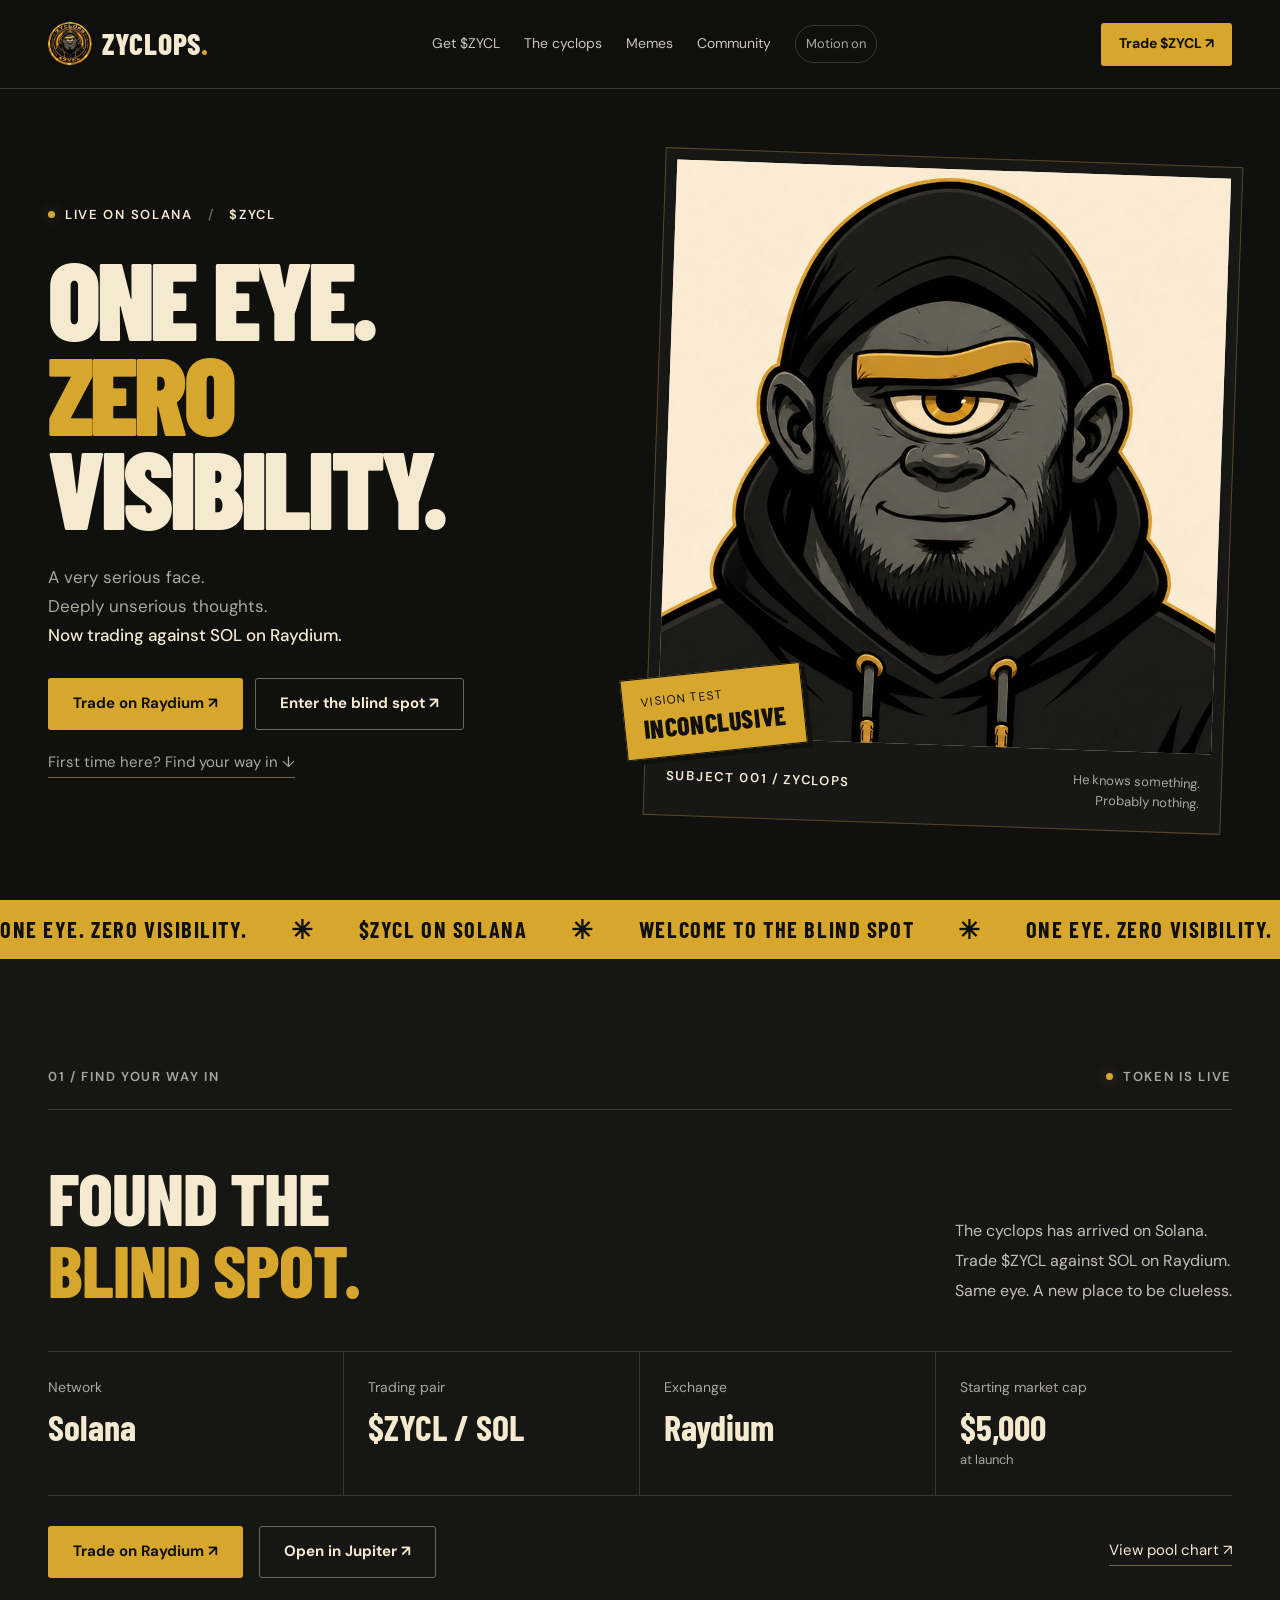
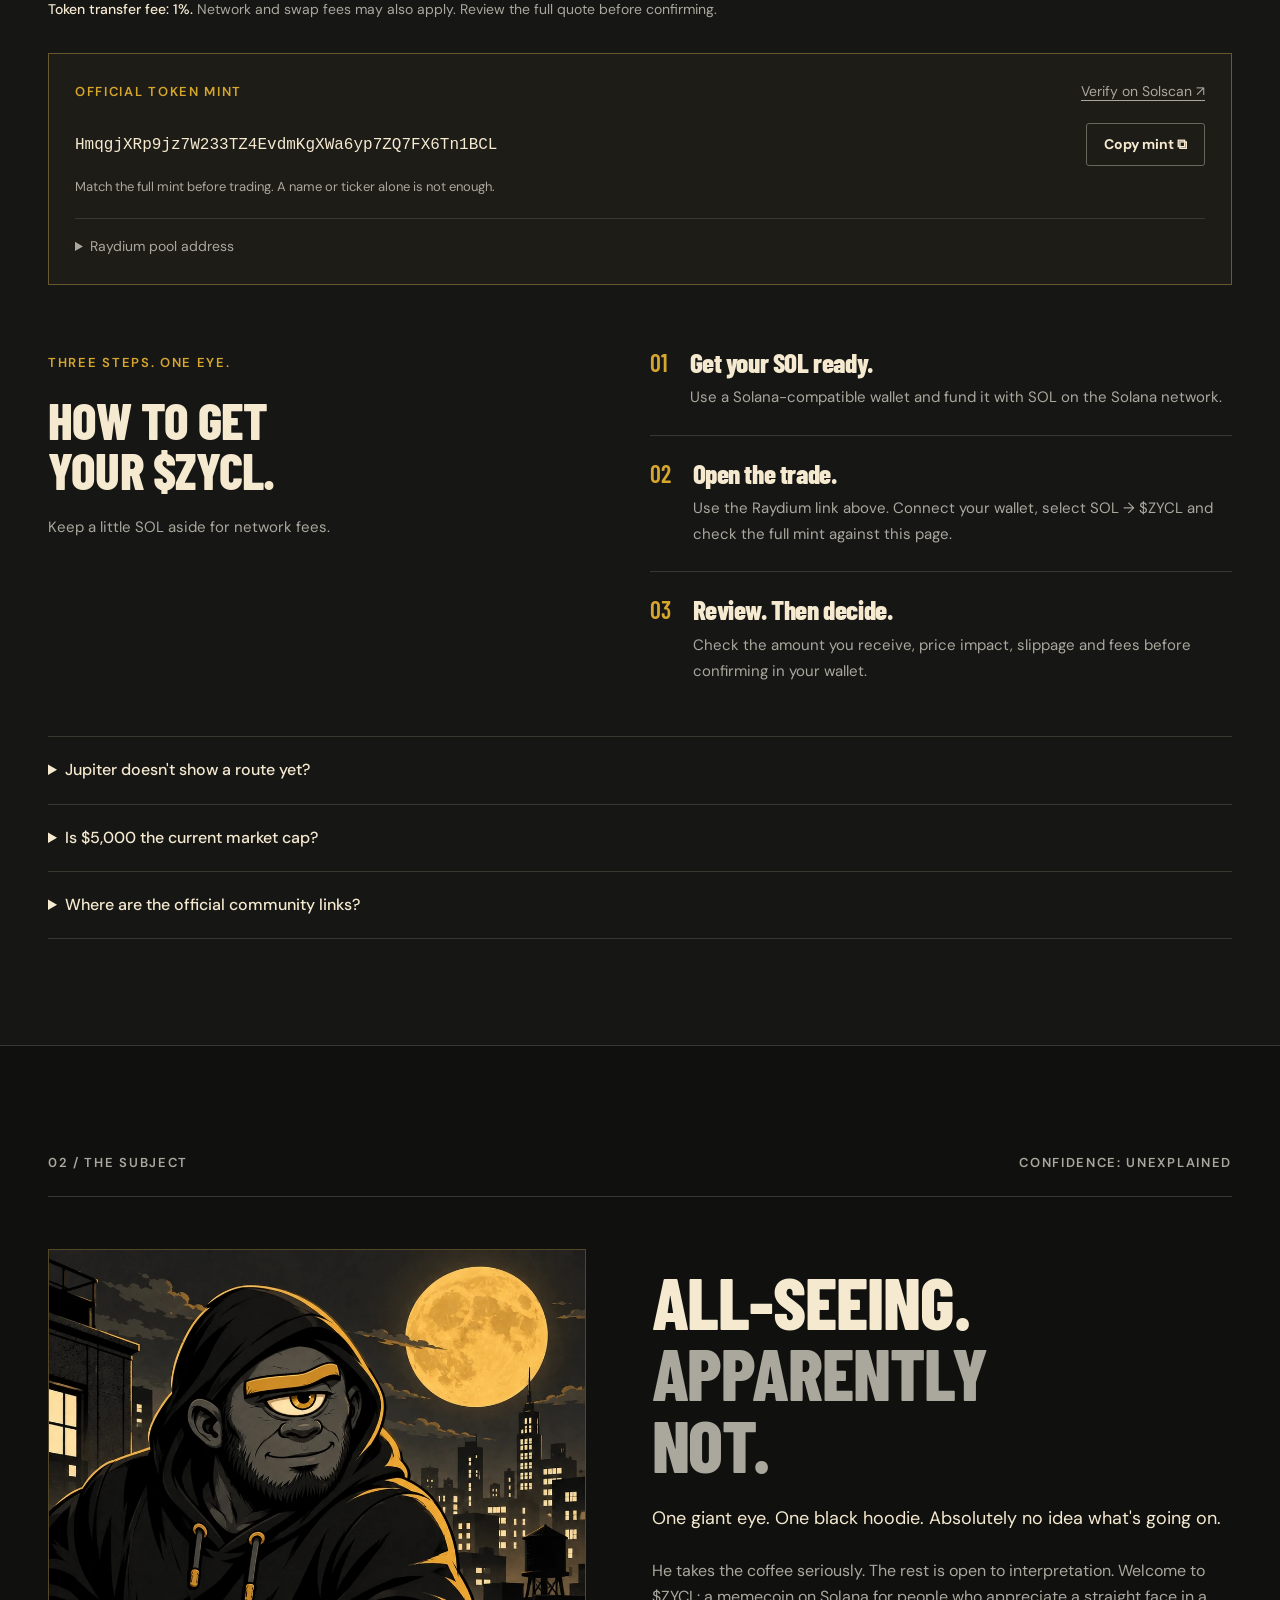
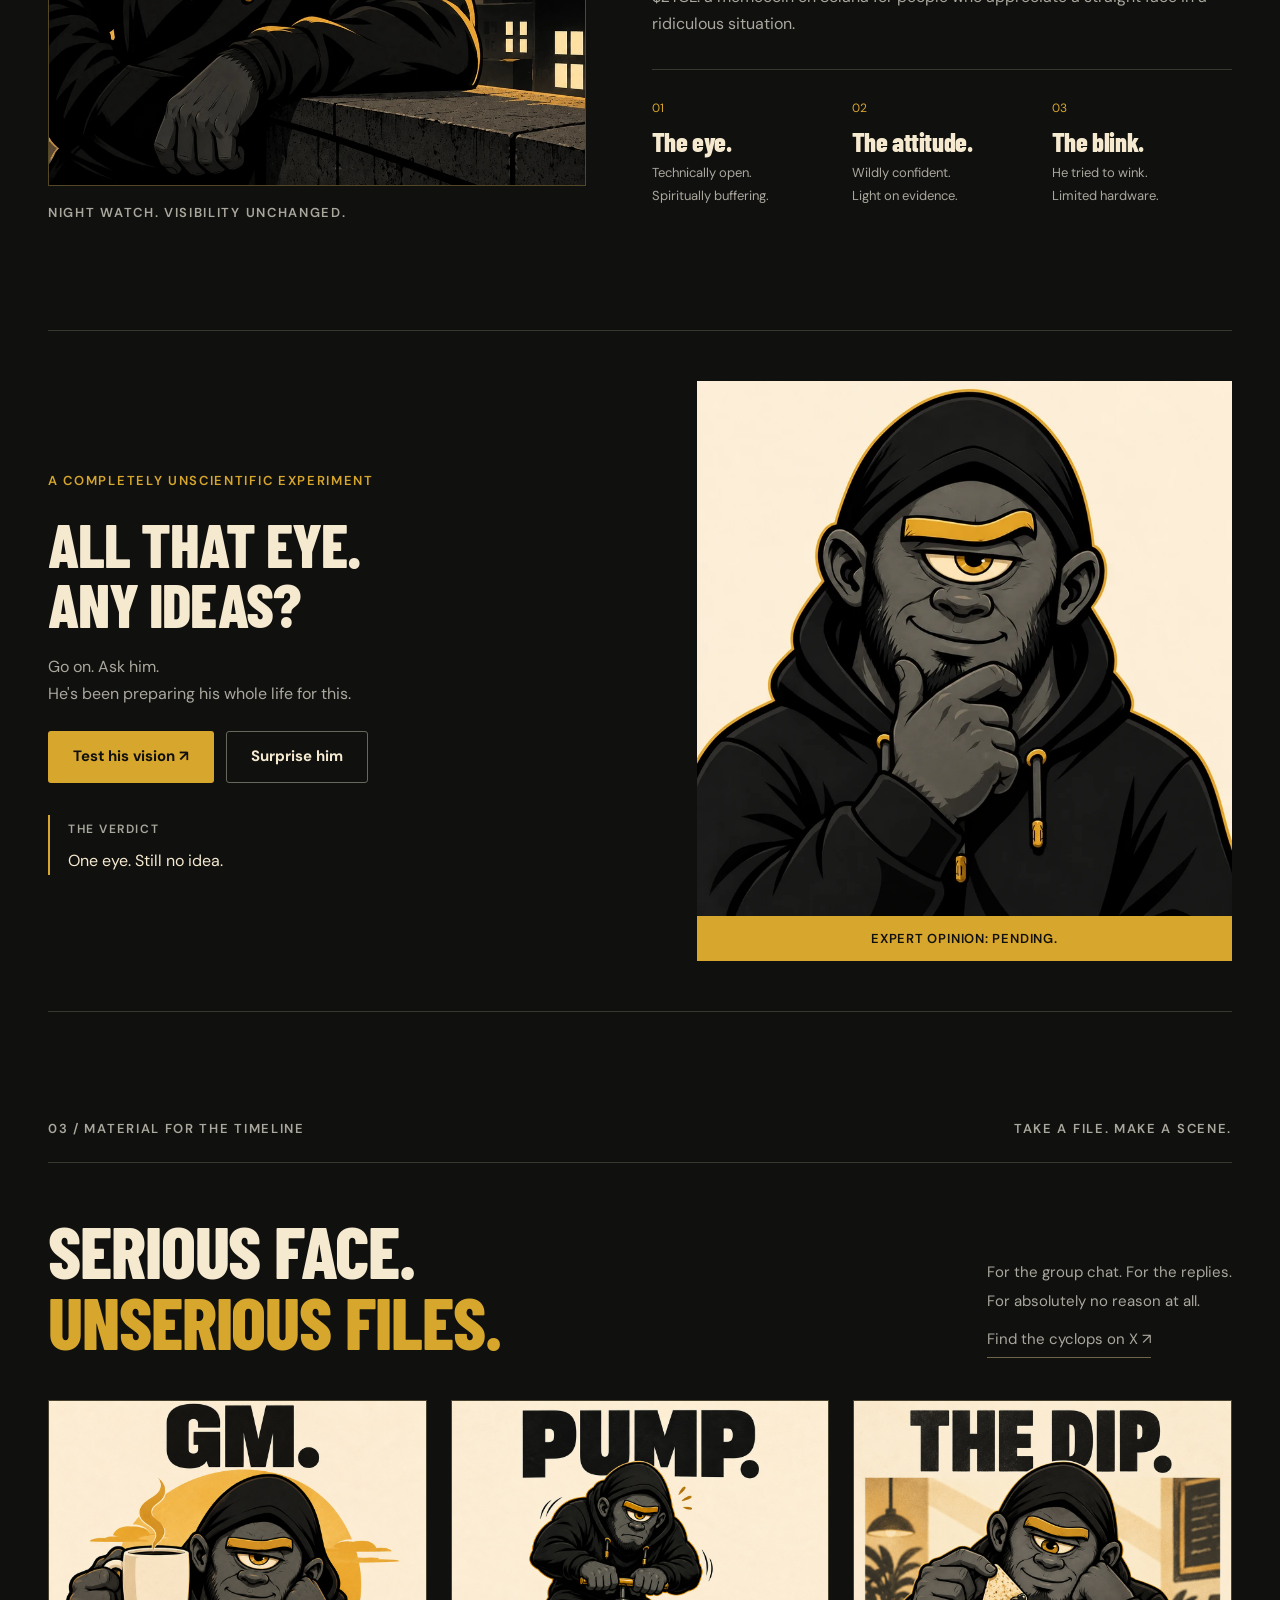
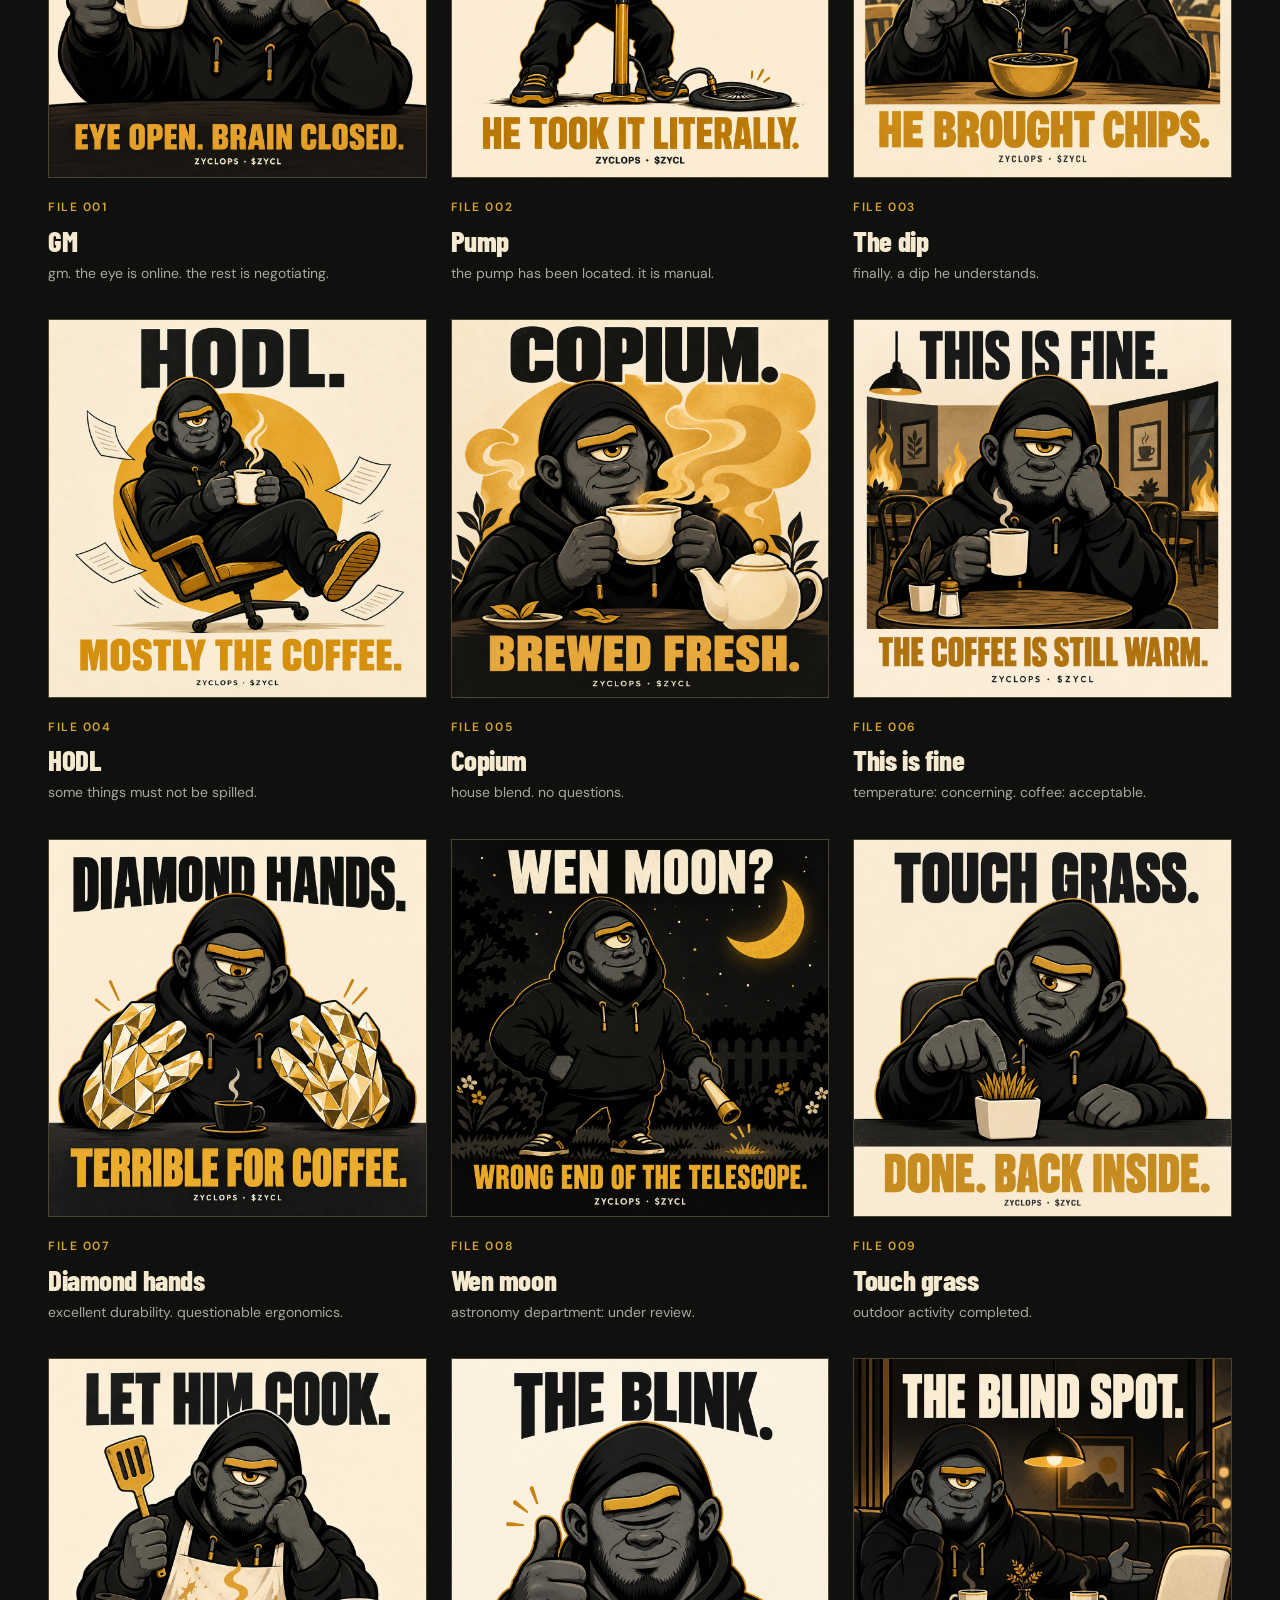
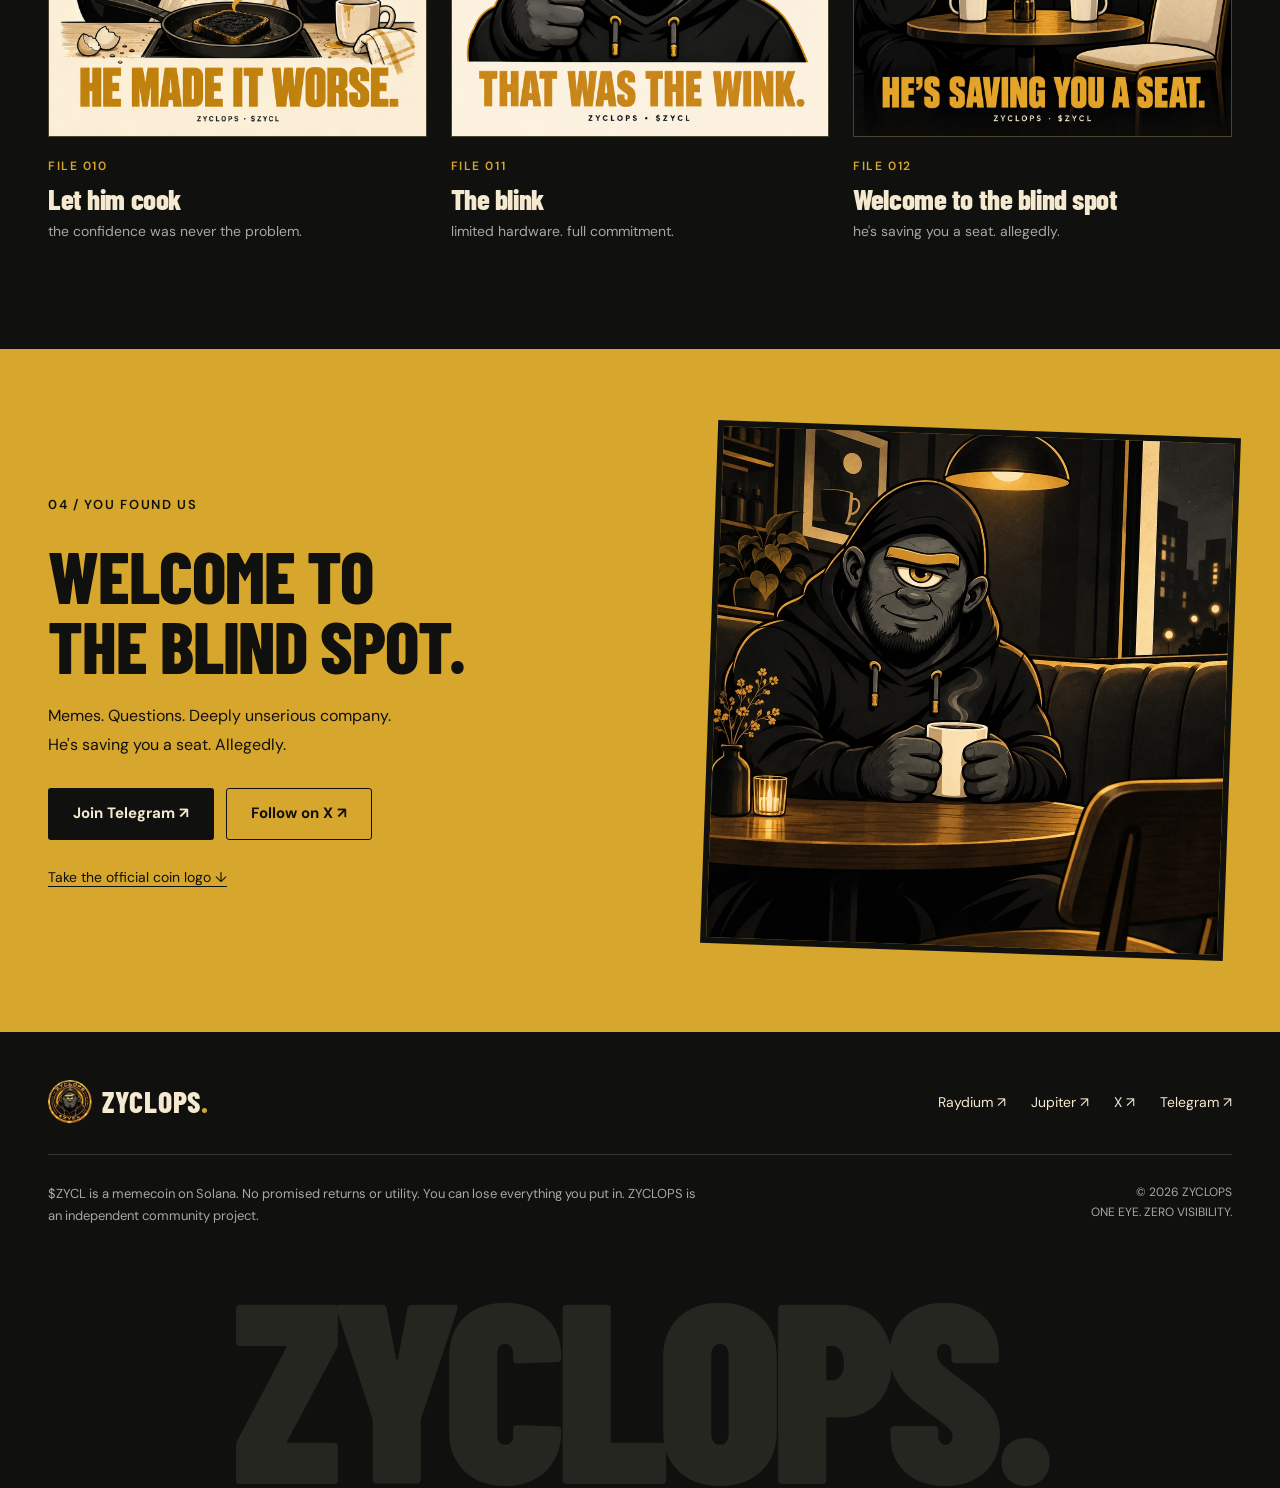
<file: index.html>
<!doctype html>
<html lang="en">
<head>
  <meta charset="utf-8"><meta name="viewport" content="width=device-width, initial-scale=1">
  <title>ZYCLOPS ($ZYCL) on Solana — One eye. Zero visibility.</title>
  <meta name="description" content="ZYCLOPS ($ZYCL) is live on Solana, trading against SOL on Raydium. Find the official mint, trade links, memes and the blind spot community.">
  <meta name="theme-color" content="#10100f">
  <link rel="canonical" href="https://zyclops.xyz/">
  <link rel="icon" type="image/png" href="assets/brand/favicon-v11.png">
  <link rel="apple-touch-icon" href="assets/brand/apple-touch-v11.png">
  <meta property="og:type" content="website"><meta property="og:url" content="https://zyclops.xyz/">
  <meta property="og:title" content="ZYCLOPS is live on Solana. One eye. Zero visibility.">
  <meta property="og:description" content="$ZYCL / SOL on Raydium. A very serious face. Deeply unserious thoughts. Meet the cyclops.">
  <meta property="og:image" content="https://zyclops.xyz/assets/brand/one-eye-banner-v11.jpg">
  <meta property="og:image:width" content="1500"><meta property="og:image:height" content="500">
  <meta property="og:image:alt" content="The one-eyed ZYCLOPS mascot in a black hoodie beside the words One eye. Zero visibility.">
  <meta name="twitter:card" content="summary_large_image"><meta name="twitter:site" content="@zyclopssol">
  <meta name="twitter:title" content="ZYCLOPS ($ZYCL) — Live on Solana">
  <meta name="twitter:description" content="One eye. Zero visibility. Trading against SOL on Raydium. Welcome to the blind spot.">
  <meta name="twitter:image" content="https://zyclops.xyz/assets/brand/one-eye-banner-v11.jpg">
  <link rel="preconnect" href="https://fonts.googleapis.com"><link rel="preconnect" href="https://fonts.gstatic.com" crossorigin>
  <link href="https://fonts.googleapis.com/css2?family=Barlow+Condensed:wght@500;600;700;800;900&family=DM+Sans:wght@400;500;600;700&display=swap" rel="stylesheet">
  <link rel="preload" as="image" href="assets/brand/mascot-v11.webp" fetchpriority="high">
  <link rel="stylesheet" href="styles.css?v=11"><script src="script.js?v=11" defer></script>
</head>
<body>
  <a class="skip-link" href="#main">Skip to content</a>
  <header class="site-header"><div class="wrap header-inner">
    <a class="brand" href="#top" aria-label="ZYCLOPS home"><img src="assets/brand/logo-v11.webp" width="44" height="44" alt=""><span>ZYCLOPS<span class="gold">.</span></span></a>
    <nav id="site-nav" class="site-nav" aria-label="Main navigation"><a href="#buy">Get $ZYCL</a><a href="#lore">The cyclops</a><a href="#memes">Memes</a><a href="#community">Community</a><button id="motion-toggle" class="motion-toggle" type="button" hidden aria-pressed="true">Motion on</button></nav>
    <div class="header-actions"><a class="button button-gold button-small" href="https://raydium.io/swap/?inputMint=sol&amp;outputMint=HmqgjXRp9jz7W233TZ4EvdmKgXWa6yp7ZQ7FX6Tn1BCL" target="_blank" rel="noopener noreferrer">Trade $ZYCL ↗</a><button id="nav-toggle" class="nav-toggle" type="button" aria-label="Open menu" aria-expanded="false" aria-controls="site-nav" hidden><span></span><span></span></button></div>
  </div></header>
  <main id="main">
    <section id="top" class="hero wrap" aria-labelledby="hero-title">
      <div class="hero-copy">
        <p class="eyebrow live-label"><span class="status-dot" aria-hidden="true"></span> LIVE ON SOLANA <span class="slash">/</span> $ZYCL</p>
        <h1 id="hero-title">ONE EYE.<br><span class="gold">ZERO</span><br>VISIBILITY.</h1>
        <p class="hero-description">A very serious face.<br>Deeply unserious thoughts.<br><strong>Now trading against SOL on Raydium.</strong></p>
        <div class="hero-actions"><a class="button button-gold" href="https://raydium.io/swap/?inputMint=sol&amp;outputMint=HmqgjXRp9jz7W233TZ4EvdmKgXWa6yp7ZQ7FX6Tn1BCL" target="_blank" rel="noopener noreferrer">Trade on Raydium ↗</a><a class="button button-outline" href="https://t.me/zyclopscoin" target="_blank" rel="noopener noreferrer">Enter the blind spot ↗</a></div>
        <a class="text-link hero-guide" href="#buy">First time here? Find your way in ↓</a>
      </div>
      <figure class="hero-art"><div class="portrait-frame"><img class="hero-portrait" src="assets/brand/mascot-v11.webp" alt="ZYCLOPS with a charcoal face, one gold eye, raised gold brow and a smug smile under his black hood." width="1200" height="800" fetchpriority="high"></div><figcaption><span class="eyebrow">SUBJECT 001 / ZYCLOPS</span><span>He knows something.<br>Probably nothing.</span></figcaption><div class="hero-stamp" aria-hidden="true">VISION TEST<br><strong>INCONCLUSIVE</strong></div></figure>
    </section>
    <div class="ticker-tape" aria-hidden="true"><div class="tape-track"><div class="tape-set"><span>ONE EYE. ZERO VISIBILITY.</span><i>✳</i><span>$ZYCL ON SOLANA</span><i>✳</i><span>WELCOME TO THE BLIND SPOT</span><i>✳</i></div><div class="tape-set"><span>ONE EYE. ZERO VISIBILITY.</span><i>✳</i><span>$ZYCL ON SOLANA</span><i>✳</i><span>WELCOME TO THE BLIND SPOT</span><i>✳</i></div></div></div>
    <section id="buy" class="section buy-section" aria-labelledby="buy-title"><div class="wrap">
      <div class="section-meta"><span>01 / FIND YOUR WAY IN</span><span class="live-label"><span class="status-dot" aria-hidden="true"></span> TOKEN IS LIVE</span></div>
      <div class="buy-heading"><h2 id="buy-title">FOUND THE<br><span class="gold">BLIND SPOT.</span></h2><p>The cyclops has arrived on Solana.<br>Trade $ZYCL against SOL on Raydium.<br>Same eye. A new place to be clueless.</p></div>
      <dl class="token-facts"><div><dt>Network</dt><dd>Solana</dd></div><div><dt>Trading pair</dt><dd>$ZYCL / SOL</dd></div><div><dt>Exchange</dt><dd>Raydium</dd></div><div><dt>Starting market cap</dt><dd>$5,000 <small>at launch</small></dd></div></dl>
      <div class="trade-actions"><a class="button button-gold" href="https://raydium.io/swap/?inputMint=sol&amp;outputMint=HmqgjXRp9jz7W233TZ4EvdmKgXWa6yp7ZQ7FX6Tn1BCL" target="_blank" rel="noopener noreferrer">Trade on Raydium ↗</a><a class="button button-outline" href="https://jup.ag/swap/SOL-HmqgjXRp9jz7W233TZ4EvdmKgXWa6yp7ZQ7FX6Tn1BCL" target="_blank" rel="noopener noreferrer">Open in Jupiter ↗</a><a class="text-link" href="https://dexscreener.com/solana/BkRJJB41cpg2KHGgUQcJwa2UP1NVR16agyWHv7mZ1vKY" target="_blank" rel="noopener noreferrer">View pool chart ↗</a></div>
      <p class="transfer-fee-note"><strong>Token transfer fee: 1%.</strong> Network and swap fees may also apply. Review the full quote before confirming.</p>
      <div class="address-card"><div class="address-heading"><span class="eyebrow gold">OFFICIAL TOKEN MINT</span><a href="https://solscan.io/token/HmqgjXRp9jz7W233TZ4EvdmKgXWa6yp7ZQ7FX6Tn1BCL" target="_blank" rel="noopener noreferrer">Verify on Solscan ↗</a></div><div class="address-row"><code id="token-mint" tabindex="0">HmqgjXRp9jz7W233TZ4EvdmKgXWa6yp7ZQ7FX6Tn1BCL</code><button class="button button-outline button-small" type="button" data-copy-target="token-mint" data-copy-label="Mint address" hidden>Copy mint ⧉</button></div><p class="address-note">Match the full mint before trading. A name or ticker alone is not enough.</p><details class="pool-details"><summary>Raydium pool address</summary><div class="address-row"><code id="pool-address" tabindex="0">BkRJJB41cpg2KHGgUQcJwa2UP1NVR16agyWHv7mZ1vKY</code><button class="button button-outline button-small" type="button" data-copy-target="pool-address" data-copy-label="Pool address" hidden>Copy pool ⧉</button></div><a class="text-link" href="https://solscan.io/account/BkRJJB41cpg2KHGgUQcJwa2UP1NVR16agyWHv7mZ1vKY" target="_blank" rel="noopener noreferrer">View pool account ↗</a></details></div>
      <div class="how-to"><div><span class="eyebrow gold">THREE STEPS. ONE EYE.</span><h3>HOW TO GET<br>YOUR $ZYCL.</h3><p>Keep a little SOL aside for network fees.</p></div><ol class="buy-steps"><li><span class="step-number">01</span><div><h4>Get your SOL ready.</h4><p>Use a Solana-compatible wallet and fund it with SOL on the Solana network.</p></div></li><li><span class="step-number">02</span><div><h4>Open the trade.</h4><p>Use the Raydium link above. Connect your wallet, select SOL → $ZYCL and check the full mint against this page.</p></div></li><li><span class="step-number">03</span><div><h4>Review. Then decide.</h4><p>Check the amount you receive, price impact, slippage and fees before confirming in your wallet.</p></div></li></ol></div>
      <div class="faq-list"><details><summary>Jupiter doesn't show a route yet?</summary><p>New pools can take time to appear in aggregators. Try the direct Raydium link and confirm the mint. If no quote is available, wait and try again.</p></details><details><summary>Is $5,000 the current market cap?</summary><p>No. It is the starting market cap at launch. It is not a live quote or a measure of available liquidity. Use the pool chart for current market information.</p></details><details><summary>Where are the official community links?</summary><p>Find us on <a href="https://x.com/zyclopssol" target="_blank" rel="noopener noreferrer">X @zyclopssol</a> and <a href="https://t.me/zyclopscoin" target="_blank" rel="noopener noreferrer">Telegram @zyclopscoin</a>. Admins will never ask for your recovery phrase.</p></details></div>
    </div></section>
    <section class="section lore-section" id="lore" aria-labelledby="lore-title"><div class="wrap">
      <div class="section-meta"><span>02 / THE SUBJECT</span><span>CONFIDENCE: UNEXPLAINED</span></div>
      <div class="lore-grid"><figure><img src="assets/art/art-night-watch-v11.webp" width="1000" height="1000" loading="lazy" alt="ZYCLOPS keeps a very serious watch over the city from a rooftop at night."><figcaption class="eyebrow">NIGHT WATCH. VISIBILITY UNCHANGED.</figcaption></figure><div class="lore-copy"><h2>ALL-SEEING.<br><span class="muted">APPARENTLY<br>NOT.</span></h2><p>One giant eye. One black hoodie. Absolutely no idea what's going on.</p><p>He takes the coffee seriously. The rest is open to interpretation. Welcome to $ZYCL: a memecoin on Solana for people who appreciate a straight face in a ridiculous situation.</p><div class="character-notes"><article><span>01</span><h3>The eye.</h3><p>Technically open.<br>Spiritually buffering.</p></article><article><span>02</span><h3>The attitude.</h3><p>Wildly confident.<br>Light on evidence.</p></article><article><span>03</span><h3>The blink.</h3><p>He tried to wink.<br>Limited hardware.</p></article></div></div></div>
    </div></section>
    <section class="vision-section wrap" id="vision" aria-labelledby="vision-title"><div class="vision-copy"><span class="eyebrow gold">A COMPLETELY UNSCIENTIFIC EXPERIMENT</span><h2 id="vision-title">ALL THAT EYE.<br>ANY IDEAS?</h2><p>Go on. Ask him.<br>He's been preparing his whole life for this.</p><div class="hero-actions"><button id="vision-test" class="button button-gold" type="button" hidden>Test his vision ↗</button><button id="vision-surprise" class="button button-outline" type="button" hidden>Surprise him</button></div><div class="vision-result" role="status" aria-live="polite" aria-atomic="true"><span class="eyebrow">THE VERDICT</span><p id="vision-verdict">One eye. Still no idea.</p></div></div><figure class="vision-art"><img id="vision-image" src="assets/reactions/smug-v11.webp" width="800" height="800" loading="lazy" alt="The ZYCLOPS mascot looks smug, with a hand under his chin."><figcaption>EXPERT OPINION: PENDING.</figcaption></figure></section>
    <section class="section meme-section" id="memes" aria-labelledby="memes-title"><div class="wrap"><div class="section-meta"><span>03 / MATERIAL FOR THE TIMELINE</span><span>TAKE A FILE. MAKE A SCENE.</span></div><div class="section-heading-row"><h2 id="memes-title">SERIOUS FACE.<br><span class="gold">UNSERIOUS FILES.</span></h2><p>For the group chat. For the replies.<br>For absolutely no reason at all.<br><a class="text-link" href="https://x.com/zyclopssol" target="_blank" rel="noopener noreferrer">Find the cyclops on X ↗</a></p></div><div class="meme-grid"><figure class="meme-card"><a class="meme-open" href="assets/memes/gm-v11.jpg" data-title="GM" data-caption="gm. the eye is online. the rest is negotiating." aria-label="Open GM artwork"><img src="assets/memes/gm-v11.jpg" width="1200" height="1200" loading="lazy" decoding="async" alt="ZYCLOPS meme: GM. EYE OPEN. BRAIN CLOSED."><span class="image-open-label">OPEN FILE ↗</span></a><figcaption><span class="eyebrow">FILE 001</span><h3>GM</h3><p>gm. the eye is online. the rest is negotiating.</p></figcaption></figure><figure class="meme-card"><a class="meme-open" href="assets/memes/pump-v11.jpg" data-title="Pump" data-caption="the pump has been located. it is manual." aria-label="Open Pump artwork"><img src="assets/memes/pump-v11.jpg" width="1200" height="1200" loading="lazy" decoding="async" alt="ZYCLOPS meme: PUMP. HE TOOK IT LITERALLY."><span class="image-open-label">OPEN FILE ↗</span></a><figcaption><span class="eyebrow">FILE 002</span><h3>Pump</h3><p>the pump has been located. it is manual.</p></figcaption></figure><figure class="meme-card"><a class="meme-open" href="assets/memes/the-dip-v11.jpg" data-title="The dip" data-caption="finally. a dip he understands." aria-label="Open The dip artwork"><img src="assets/memes/the-dip-v11.jpg" width="1200" height="1200" loading="lazy" decoding="async" alt="ZYCLOPS meme: THE DIP. HE BROUGHT CHIPS."><span class="image-open-label">OPEN FILE ↗</span></a><figcaption><span class="eyebrow">FILE 003</span><h3>The dip</h3><p>finally. a dip he understands.</p></figcaption></figure><figure class="meme-card"><a class="meme-open" href="assets/memes/hodl-v11.jpg" data-title="HODL" data-caption="some things must not be spilled." aria-label="Open HODL artwork"><img src="assets/memes/hodl-v11.jpg" width="1200" height="1200" loading="lazy" decoding="async" alt="ZYCLOPS meme: HODL. MOSTLY THE COFFEE."><span class="image-open-label">OPEN FILE ↗</span></a><figcaption><span class="eyebrow">FILE 004</span><h3>HODL</h3><p>some things must not be spilled.</p></figcaption></figure><figure class="meme-card"><a class="meme-open" href="assets/memes/copium-v11.jpg" data-title="Copium" data-caption="house blend. no questions." aria-label="Open Copium artwork"><img src="assets/memes/copium-v11.jpg" width="1200" height="1200" loading="lazy" decoding="async" alt="ZYCLOPS meme: COPIUM. BREWED FRESH."><span class="image-open-label">OPEN FILE ↗</span></a><figcaption><span class="eyebrow">FILE 005</span><h3>Copium</h3><p>house blend. no questions.</p></figcaption></figure><figure class="meme-card"><a class="meme-open" href="assets/memes/this-is-fine-v11.jpg" data-title="This is fine" data-caption="temperature: concerning. coffee: acceptable." aria-label="Open This is fine artwork"><img src="assets/memes/this-is-fine-v11.jpg" width="1200" height="1200" loading="lazy" decoding="async" alt="ZYCLOPS meme: THIS IS FINE. THE COFFEE IS STILL WARM."><span class="image-open-label">OPEN FILE ↗</span></a><figcaption><span class="eyebrow">FILE 006</span><h3>This is fine</h3><p>temperature: concerning. coffee: acceptable.</p></figcaption></figure><figure class="meme-card"><a class="meme-open" href="assets/memes/diamond-hands-v11.jpg" data-title="Diamond hands" data-caption="excellent durability. questionable ergonomics." aria-label="Open Diamond hands artwork"><img src="assets/memes/diamond-hands-v11.jpg" width="1200" height="1200" loading="lazy" decoding="async" alt="ZYCLOPS meme: DIAMOND HANDS. TERRIBLE FOR COFFEE."><span class="image-open-label">OPEN FILE ↗</span></a><figcaption><span class="eyebrow">FILE 007</span><h3>Diamond hands</h3><p>excellent durability. questionable ergonomics.</p></figcaption></figure><figure class="meme-card"><a class="meme-open" href="assets/memes/wen-moon-v11.jpg" data-title="Wen moon" data-caption="astronomy department: under review." aria-label="Open Wen moon artwork"><img src="assets/memes/wen-moon-v11.jpg" width="1200" height="1200" loading="lazy" decoding="async" alt="ZYCLOPS meme: WEN MOON? WRONG END OF THE TELESCOPE."><span class="image-open-label">OPEN FILE ↗</span></a><figcaption><span class="eyebrow">FILE 008</span><h3>Wen moon</h3><p>astronomy department: under review.</p></figcaption></figure><figure class="meme-card"><a class="meme-open" href="assets/memes/touch-grass-v11.jpg" data-title="Touch grass" data-caption="outdoor activity completed." aria-label="Open Touch grass artwork"><img src="assets/memes/touch-grass-v11.jpg" width="1200" height="1200" loading="lazy" decoding="async" alt="ZYCLOPS meme: TOUCH GRASS. DONE. BACK INSIDE."><span class="image-open-label">OPEN FILE ↗</span></a><figcaption><span class="eyebrow">FILE 009</span><h3>Touch grass</h3><p>outdoor activity completed.</p></figcaption></figure><figure class="meme-card"><a class="meme-open" href="assets/memes/let-him-cook-v11.jpg" data-title="Let him cook" data-caption="the confidence was never the problem." aria-label="Open Let him cook artwork"><img src="assets/memes/let-him-cook-v11.jpg" width="1200" height="1200" loading="lazy" decoding="async" alt="ZYCLOPS meme: LET HIM COOK. HE MADE IT WORSE."><span class="image-open-label">OPEN FILE ↗</span></a><figcaption><span class="eyebrow">FILE 010</span><h3>Let him cook</h3><p>the confidence was never the problem.</p></figcaption></figure><figure class="meme-card"><a class="meme-open" href="assets/memes/the-blink-v11.jpg" data-title="The blink" data-caption="limited hardware. full commitment." aria-label="Open The blink artwork"><img src="assets/memes/the-blink-v11.jpg" width="1200" height="1200" loading="lazy" decoding="async" alt="ZYCLOPS meme: THE BLINK. THAT WAS THE WINK."><span class="image-open-label">OPEN FILE ↗</span></a><figcaption><span class="eyebrow">FILE 011</span><h3>The blink</h3><p>limited hardware. full commitment.</p></figcaption></figure><figure class="meme-card"><a class="meme-open" href="assets/memes/welcome-v11.jpg" data-title="Welcome to the blind spot" data-caption="he&#x27;s saving you a seat. allegedly." aria-label="Open Welcome to the blind spot artwork"><img src="assets/memes/welcome-v11.jpg" width="1200" height="1200" loading="lazy" decoding="async" alt="ZYCLOPS meme: THE BLIND SPOT. HE&#x27;S SAVING YOU A SEAT."><span class="image-open-label">OPEN FILE ↗</span></a><figcaption><span class="eyebrow">FILE 012</span><h3>Welcome to the blind spot</h3><p>he&#x27;s saving you a seat. allegedly.</p></figcaption></figure></div></div></section>
    <section class="community-section" id="community" aria-labelledby="community-title"><div class="wrap community-grid"><div><span class="eyebrow">04 / YOU FOUND US</span><h2 id="community-title">WELCOME TO<br>THE BLIND SPOT.</h2><p>Memes. Questions. Deeply unserious company.<br>He's saving you a seat. Allegedly.</p><div class="hero-actions"><a class="button button-dark" href="https://t.me/zyclopscoin" target="_blank" rel="noopener noreferrer">Join Telegram ↗</a><a class="button button-dark-outline" href="https://x.com/zyclopssol" target="_blank" rel="noopener noreferrer">Follow on X ↗</a></div><a class="community-download" href="assets/brand/coin-v11.png" download>Take the official coin logo ↓</a></div><img src="assets/art/art-blind-spot-v11.webp" width="1000" height="1000" loading="lazy" alt="ZYCLOPS sits in a warm, quiet booth with coffee and an empty chair across from him."></div></section>
  </main>
  <footer class="site-footer"><div class="wrap"><div class="footer-top"><a class="brand" href="#top"><img src="assets/brand/logo-v11.webp" width="44" height="44" alt=""><span>ZYCLOPS<span class="gold">.</span></span></a><nav aria-label="Official links"><a href="https://raydium.io/swap/?inputMint=sol&amp;outputMint=HmqgjXRp9jz7W233TZ4EvdmKgXWa6yp7ZQ7FX6Tn1BCL" target="_blank" rel="noopener noreferrer">Raydium ↗</a><a href="https://jup.ag/swap/SOL-HmqgjXRp9jz7W233TZ4EvdmKgXWa6yp7ZQ7FX6Tn1BCL" target="_blank" rel="noopener noreferrer">Jupiter ↗</a><a href="https://x.com/zyclopssol" target="_blank" rel="noopener noreferrer">X ↗</a><a href="https://t.me/zyclopscoin" target="_blank" rel="noopener noreferrer">Telegram ↗</a></nav></div><div class="footer-bottom"><p>$ZYCL is a memecoin on Solana. No promised returns or utility. You can lose everything you put in. ZYCLOPS is an independent community project.</p><span>© <span id="year">2026</span> ZYCLOPS<br>ONE EYE. ZERO VISIBILITY.</span></div><div class="footer-wordmark" aria-hidden="true">ZYCLOPS.</div></div></footer>
  <dialog id="meme-dialog" class="meme-dialog" aria-labelledby="dialog-title"><div class="dialog-top"><span class="eyebrow">MATERIAL FOR THE TIMELINE</span><button class="dialog-close" type="button" aria-label="Close artwork">✕</button></div><img id="dialog-image" src="assets/memes/gm-v11.jpg" width="1200" height="1200" alt=""><div class="dialog-bottom"><h2 id="dialog-title">GM</h2><p id="dialog-caption"></p><div class="hero-actions"><a id="dialog-download" class="button button-gold button-small" href="assets/memes/gm-v11.jpg" download>Download artwork ↓</a><button id="copy-caption" class="button button-outline button-small" type="button">Copy caption ⧉</button></div><p id="dialog-status" role="status" aria-live="polite"></p></div></dialog>
  <div id="copy-status" class="toast" role="status" aria-live="polite" aria-atomic="true" hidden></div>
</body></html>
</file>
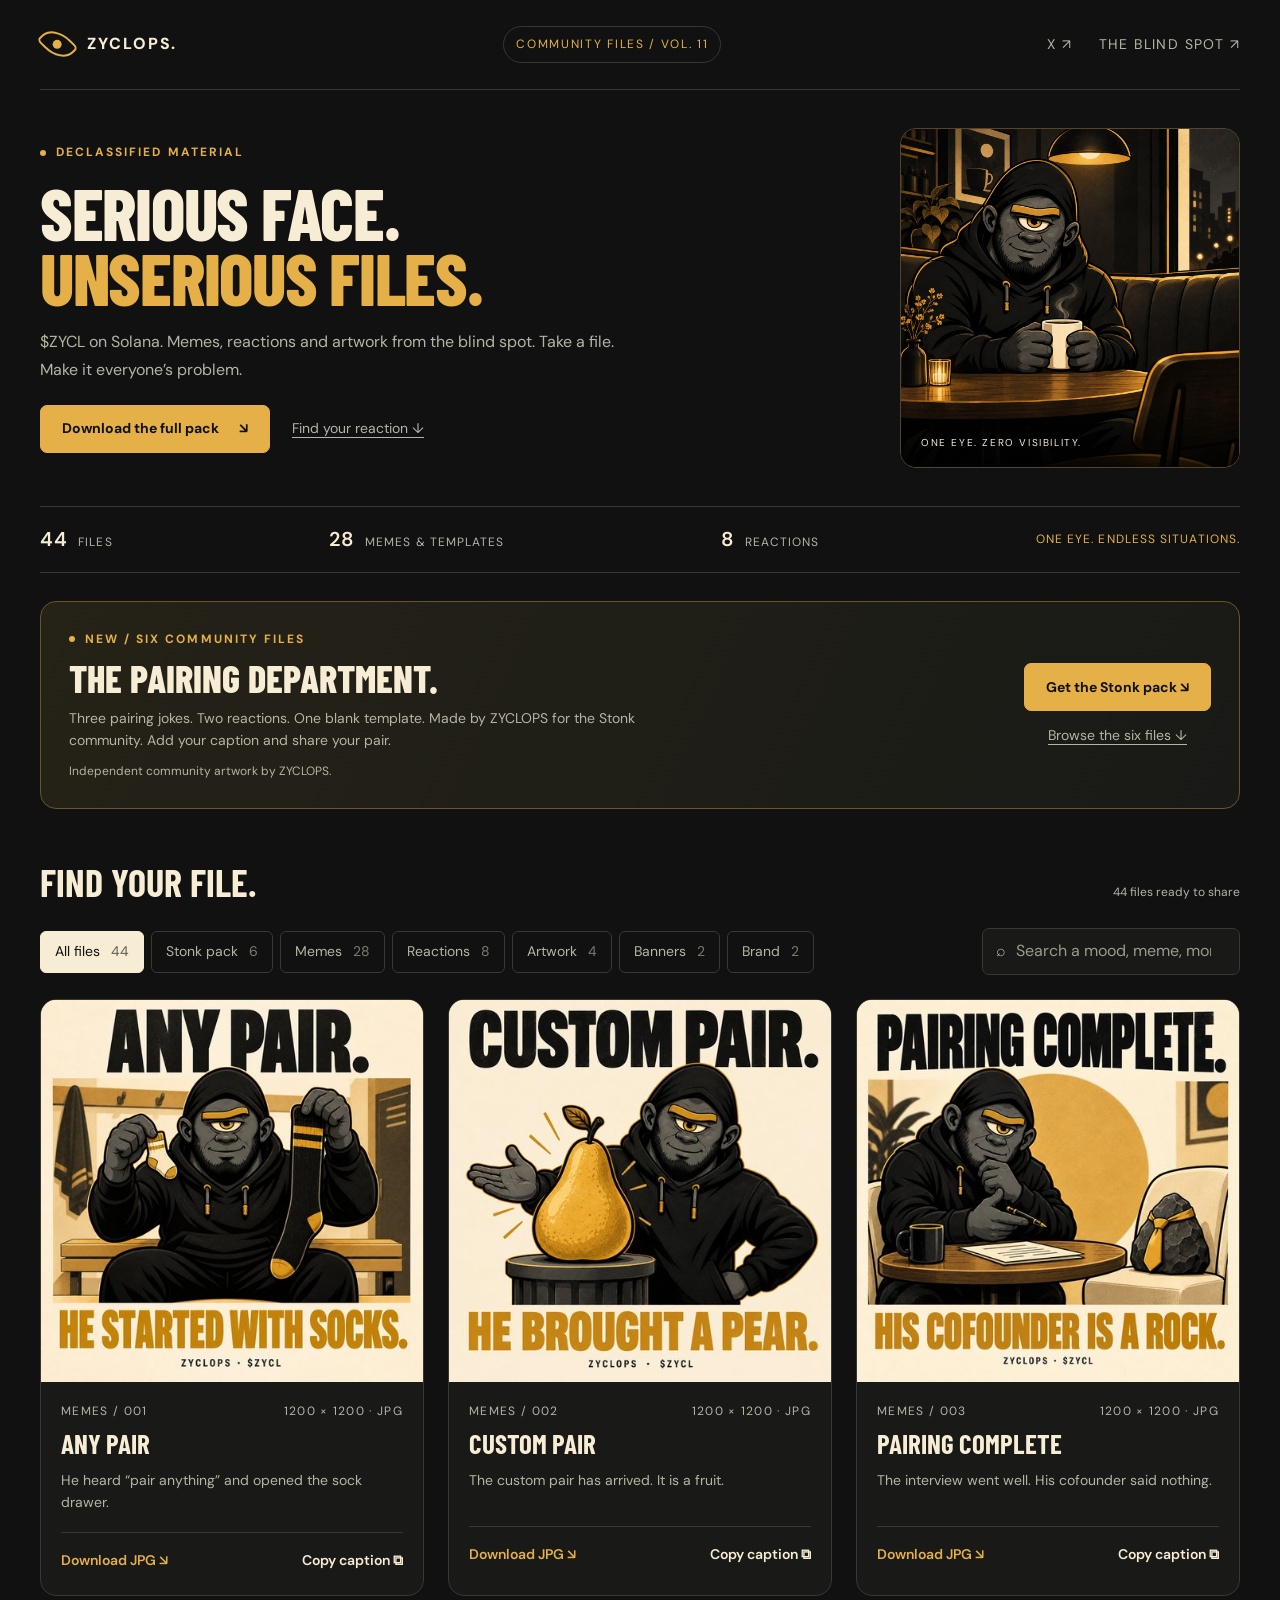
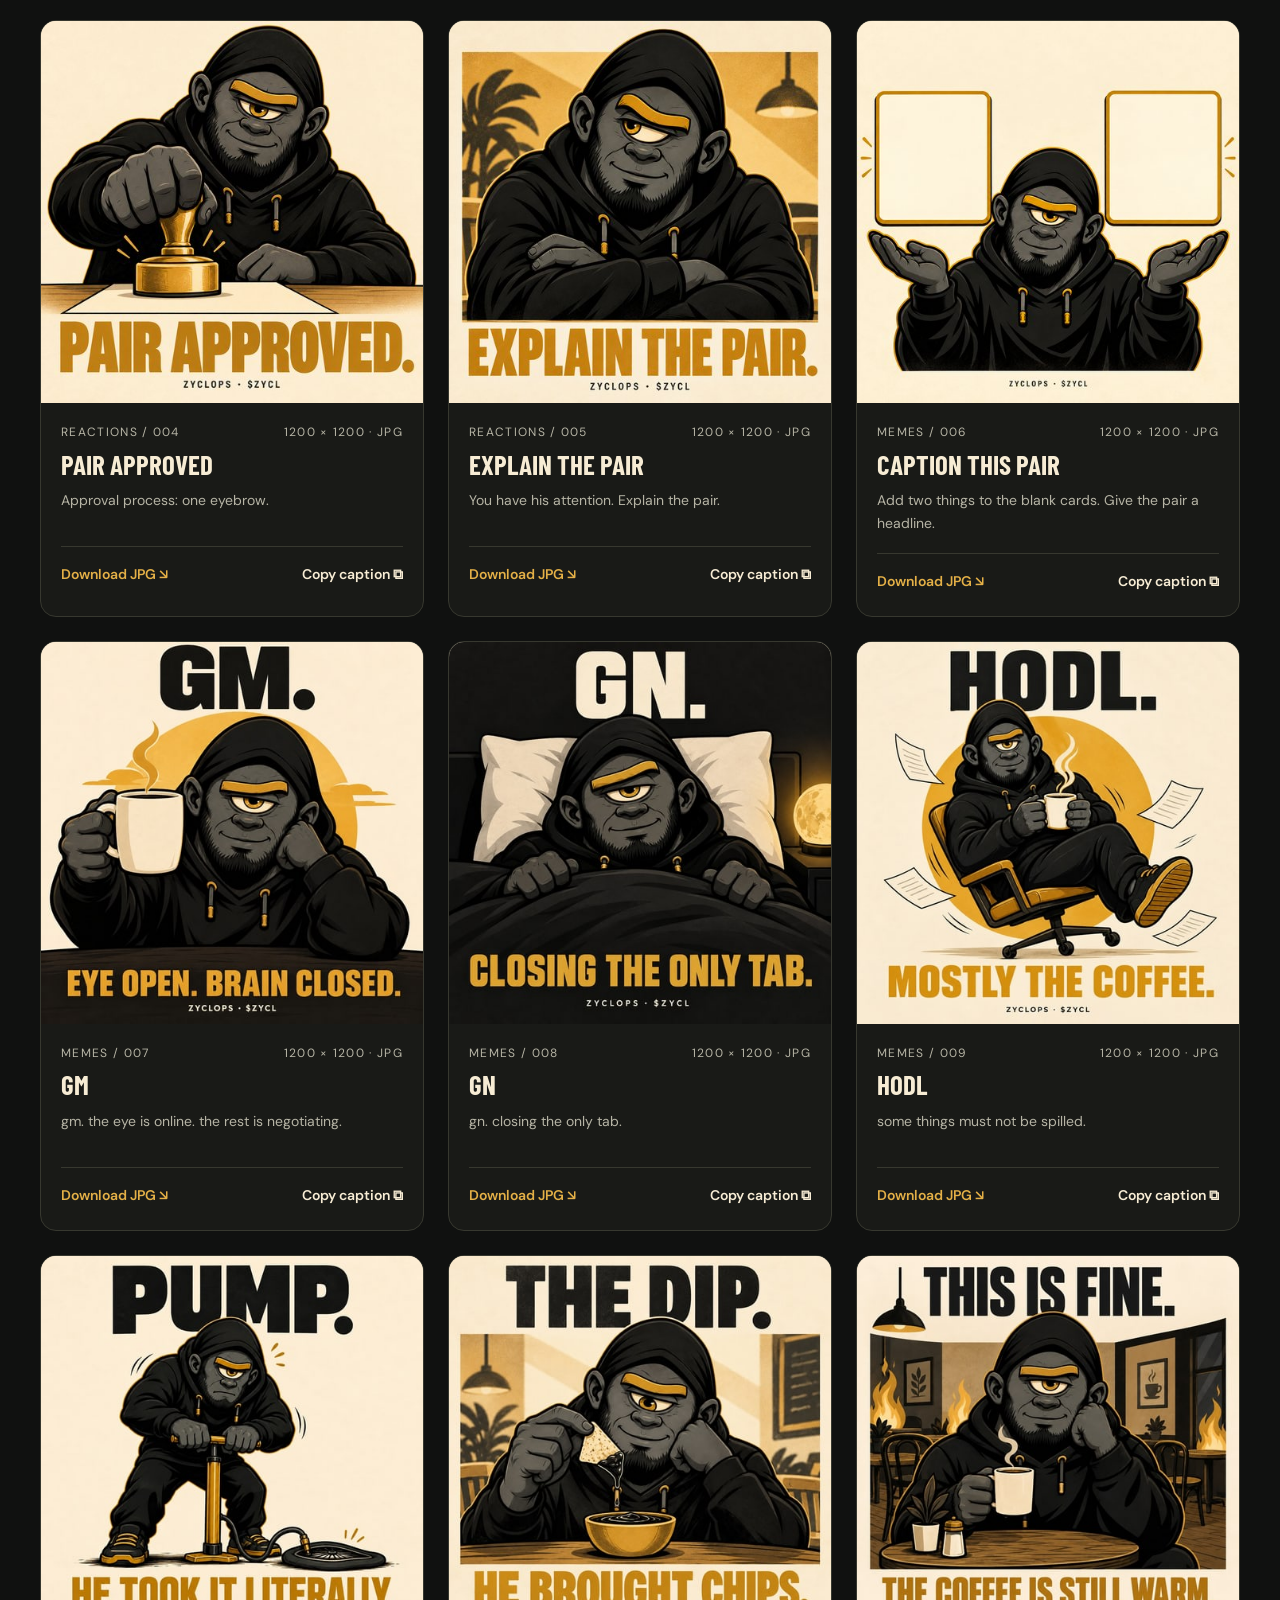
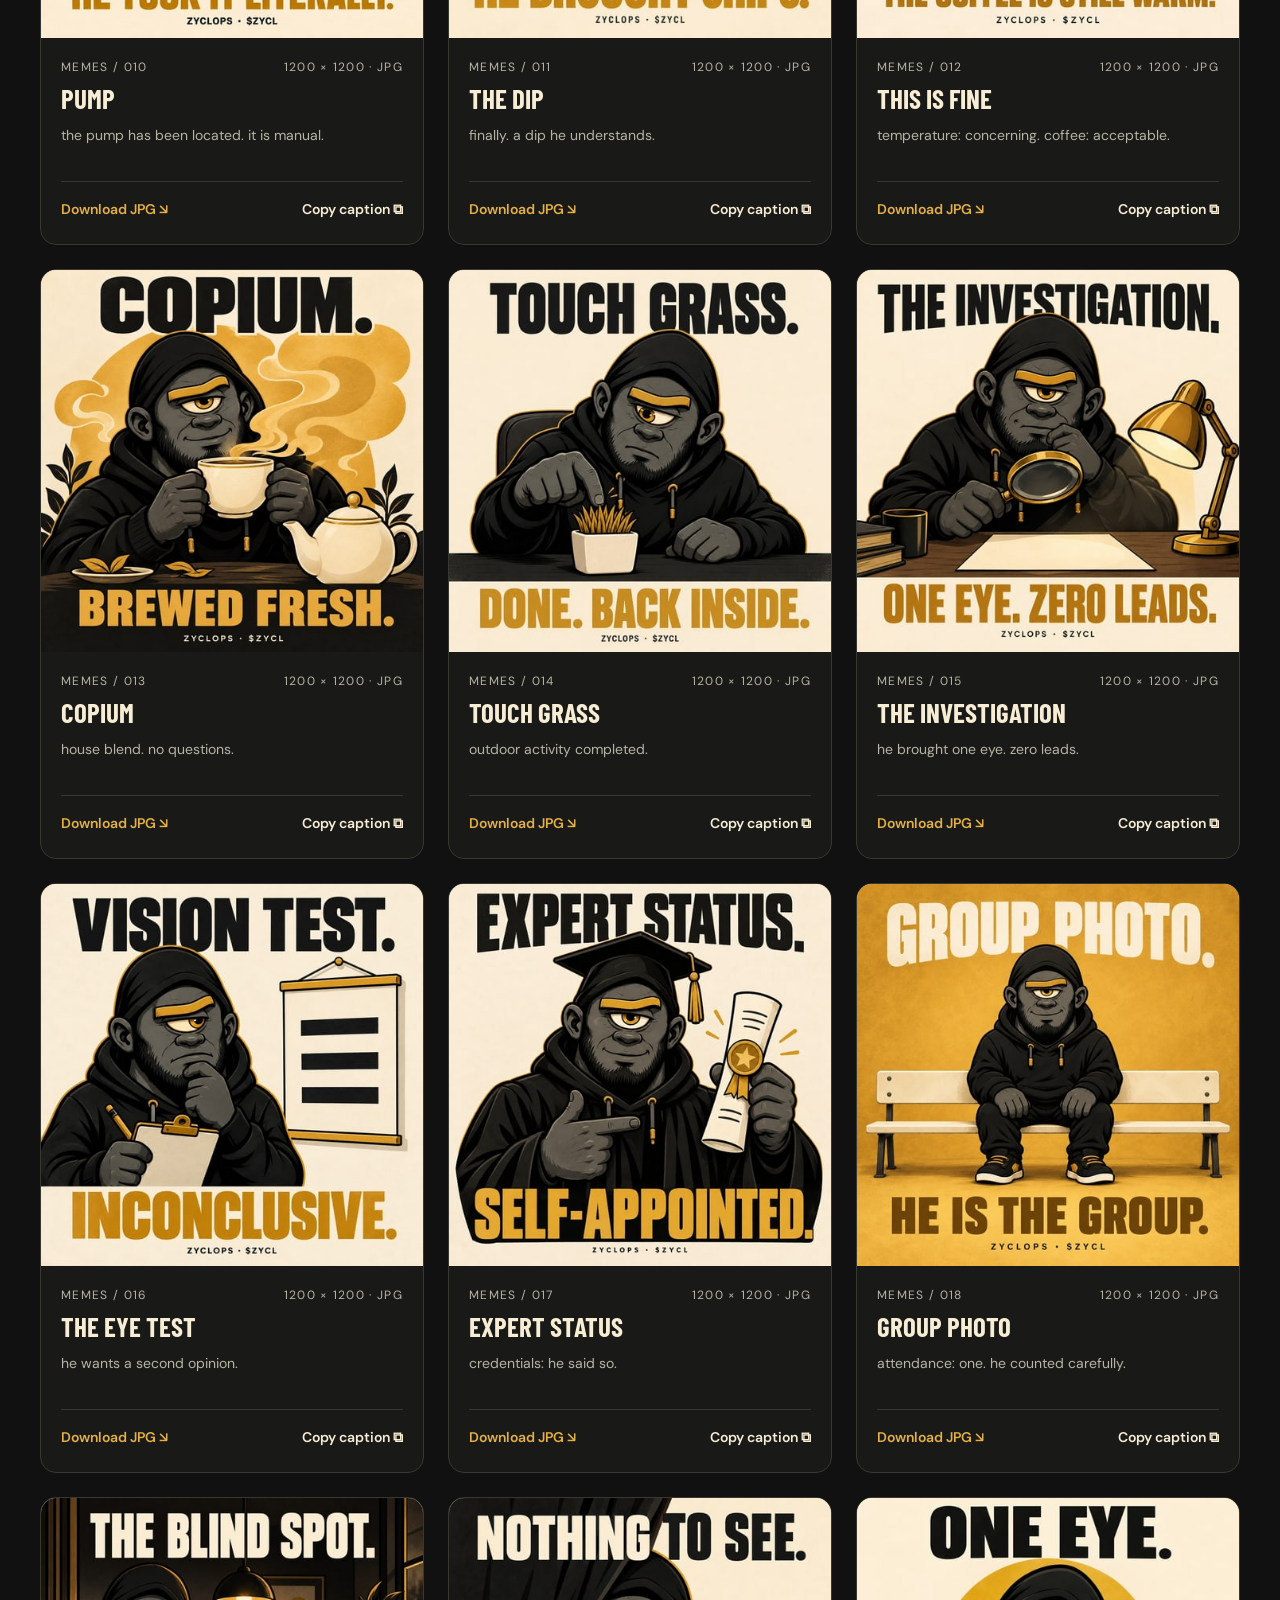
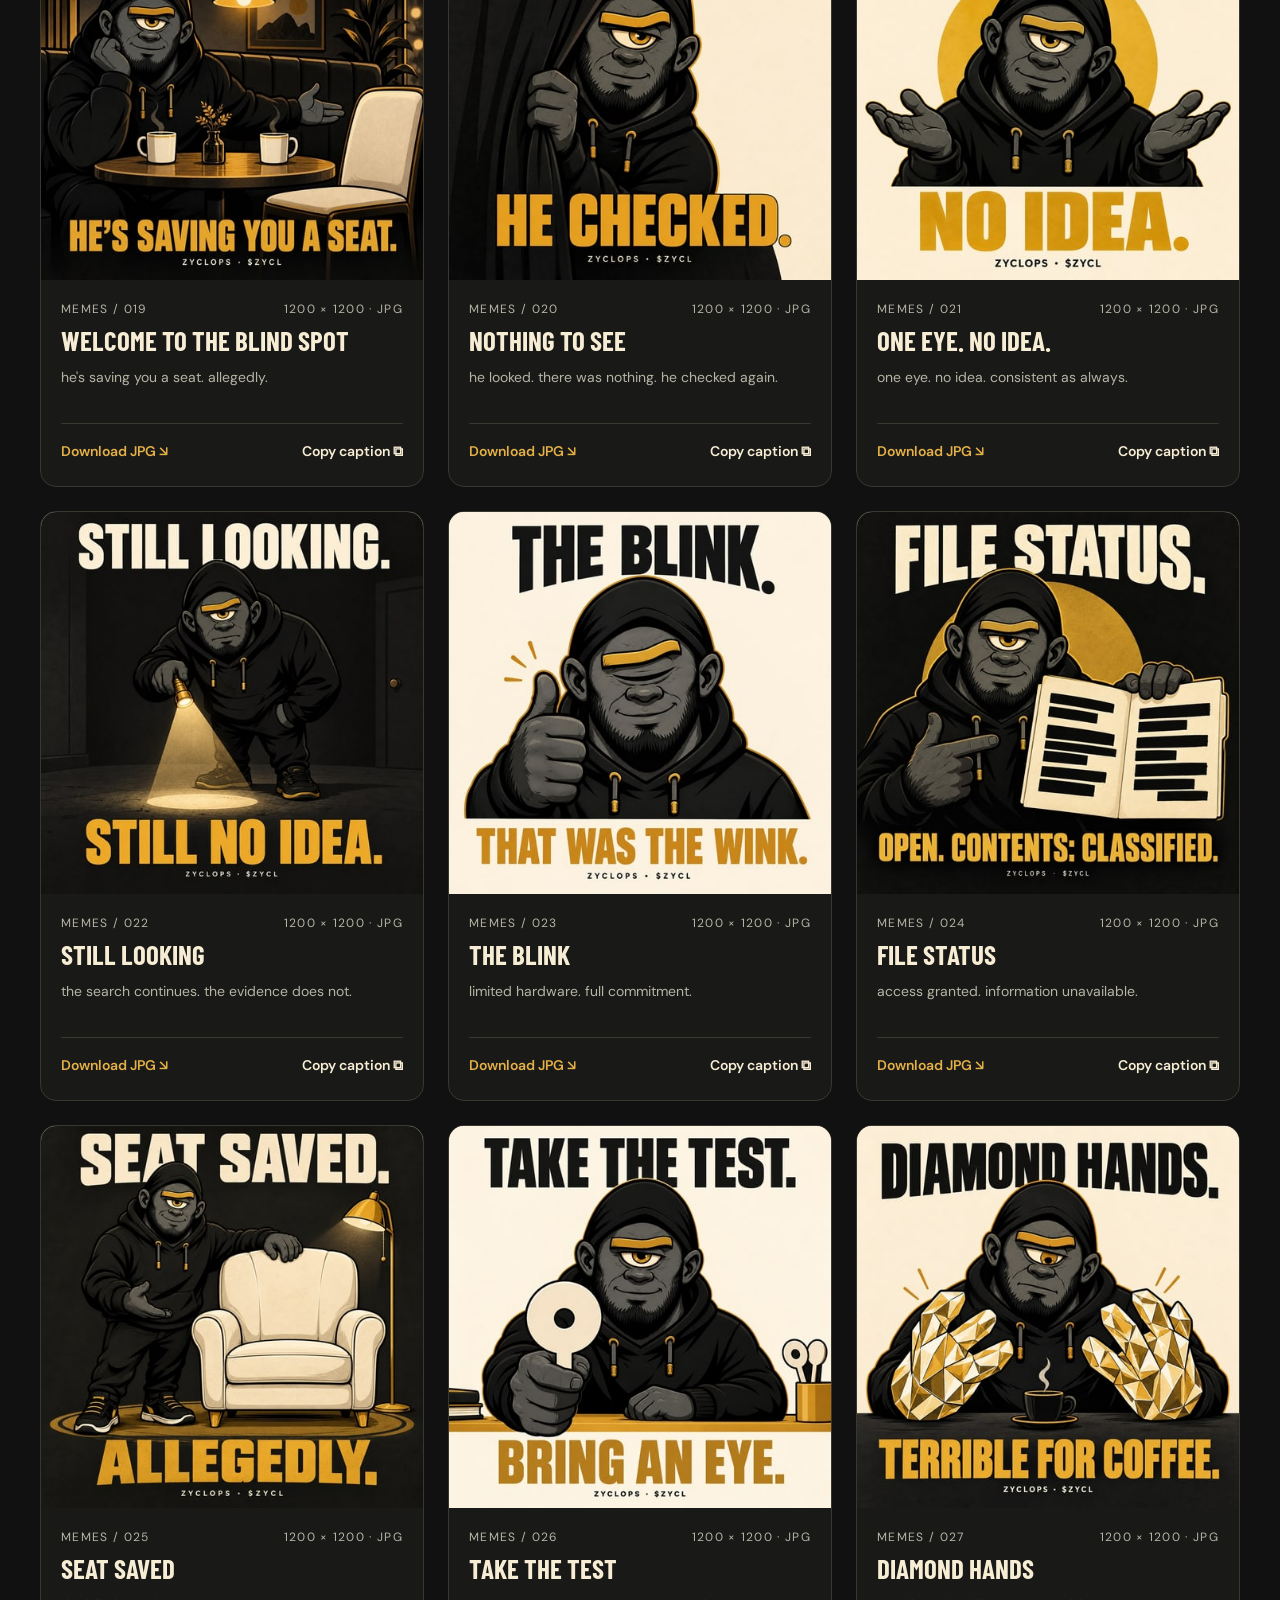
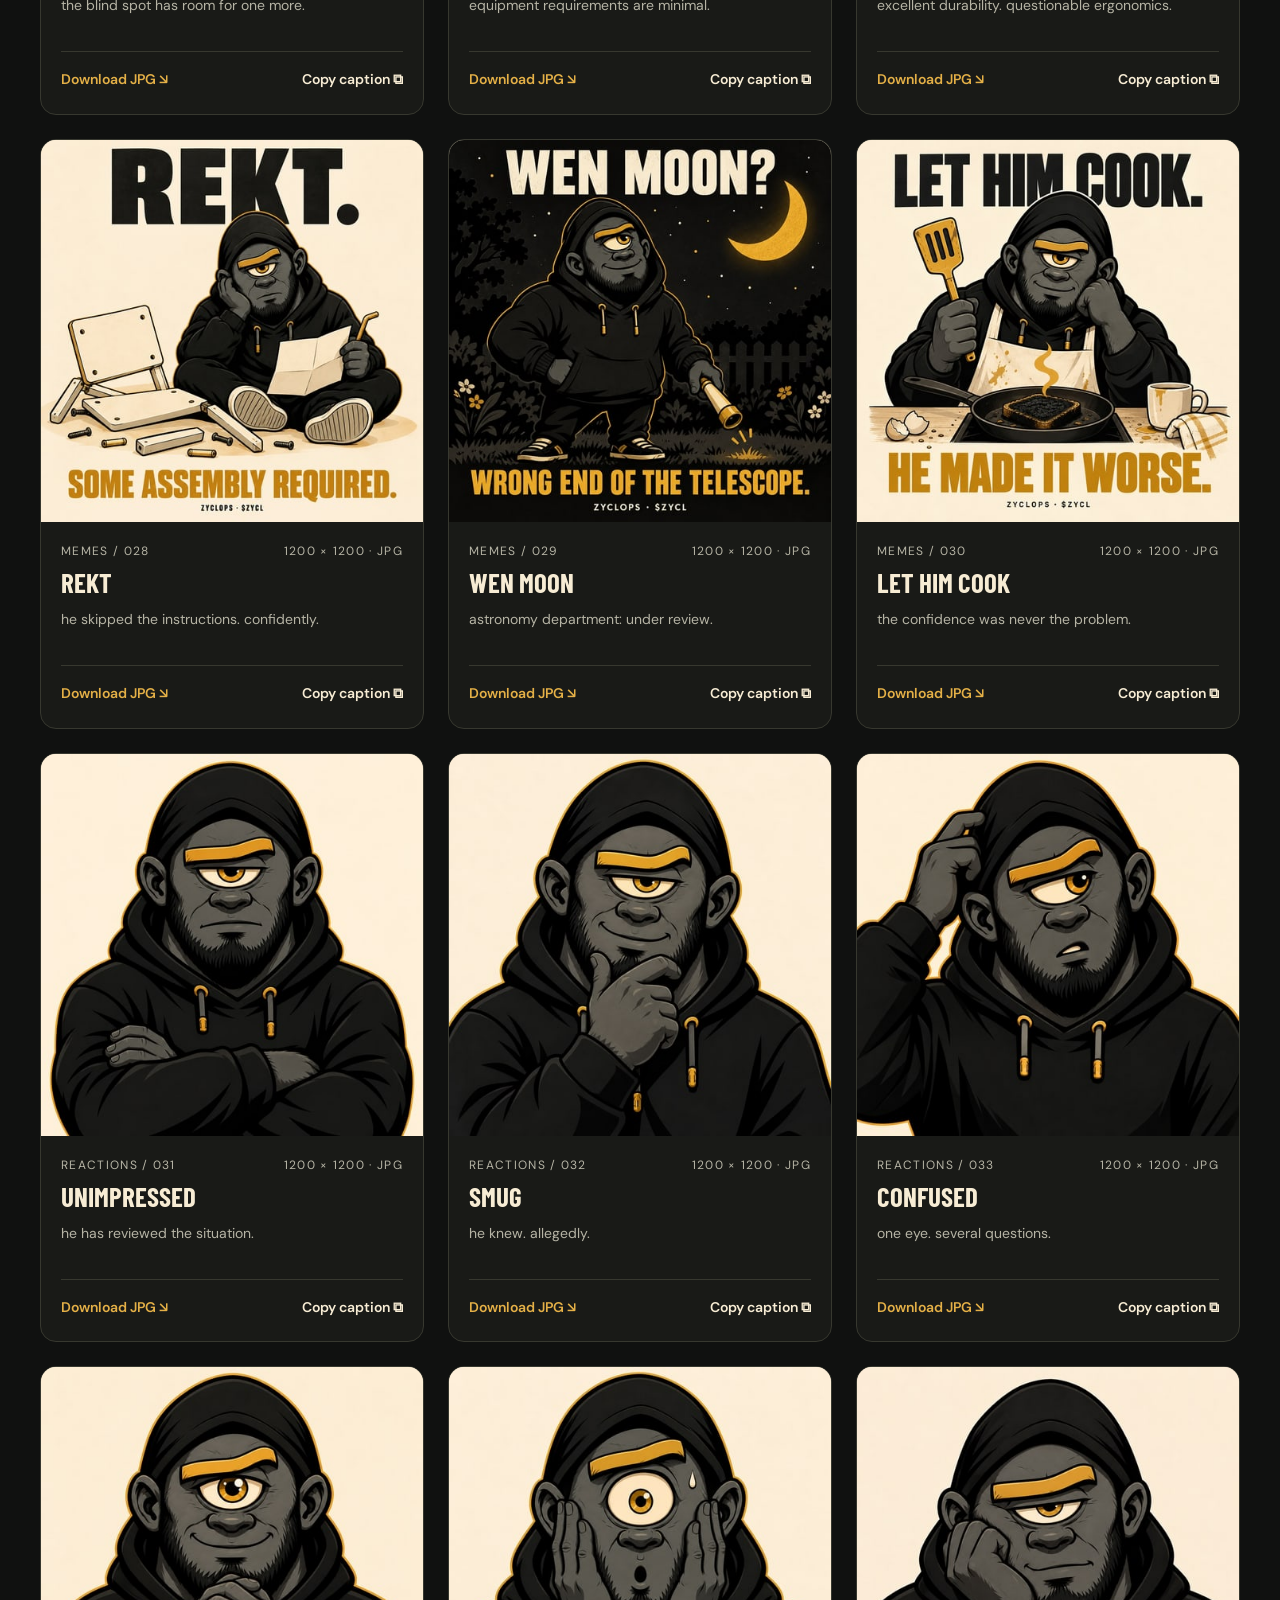
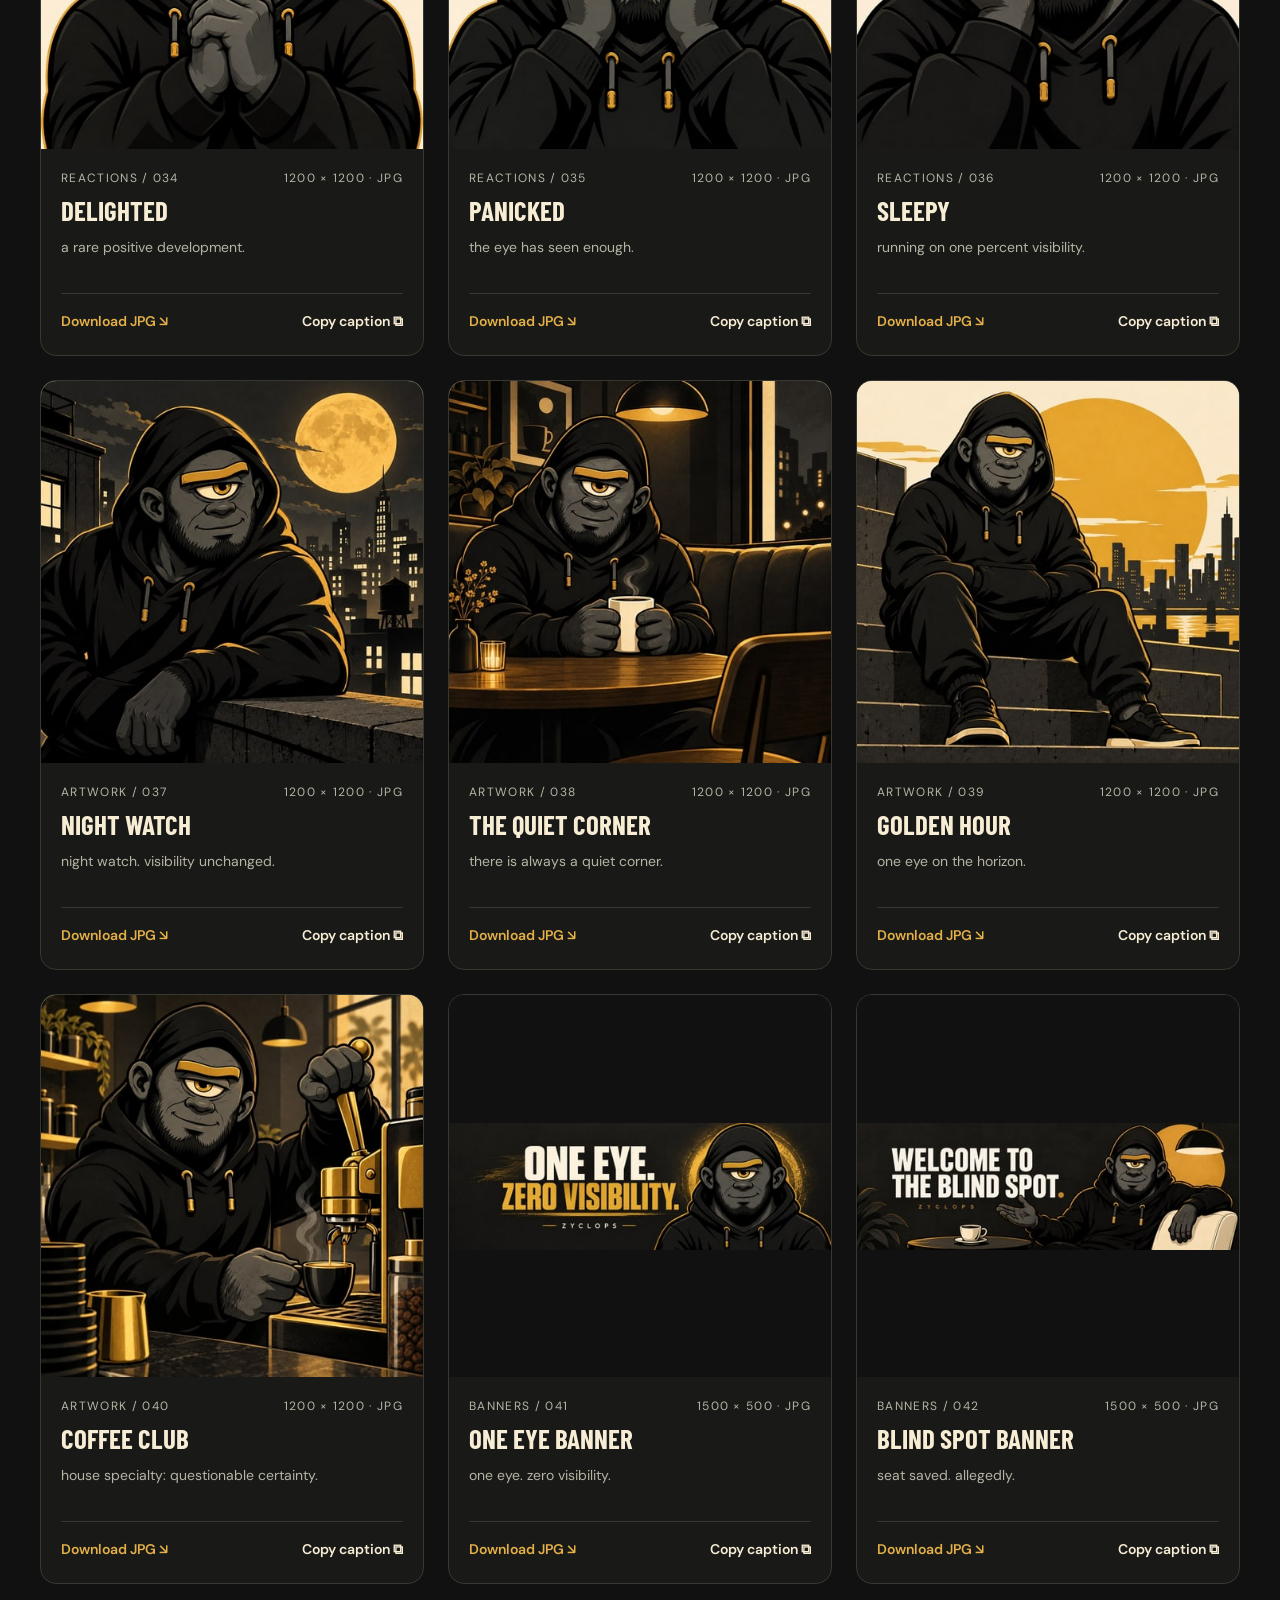
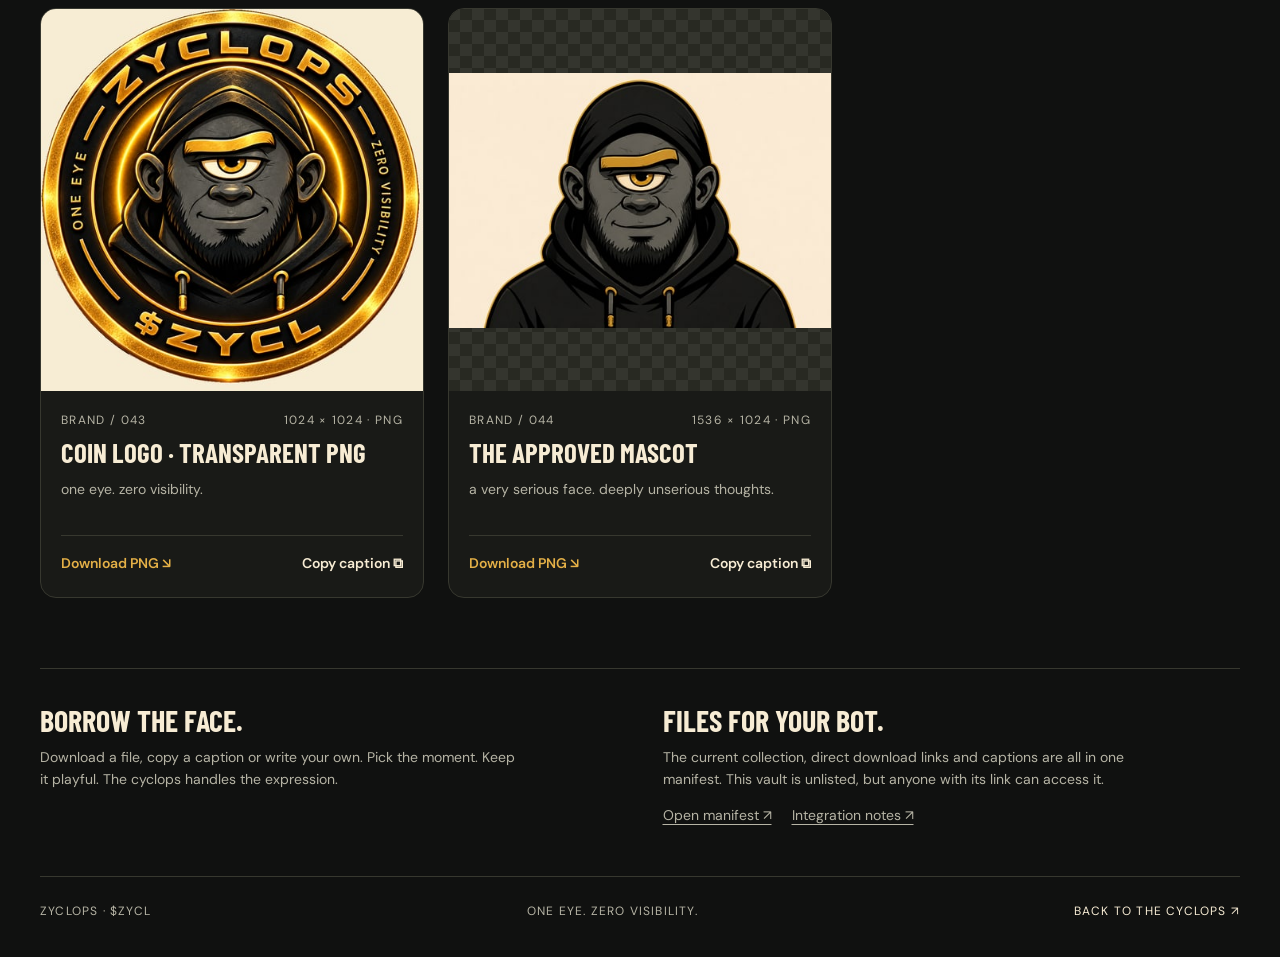
<file: media-vault/index.html>
<!doctype html>
<html lang="en">
<head>
  <meta charset="utf-8">
  <meta name="viewport" content="width=device-width, initial-scale=1">
  <meta name="robots" content="noindex, nofollow, noarchive">
  <meta name="description" content="ZYCLOPS community artwork. Memes, reactions, illustrations and banners. Download the files and copy a caption.">
  <meta name="theme-color" content="#101110">
  <title>The Media Vault — ZYCLOPS</title>
  <link rel="icon" href="brand/zyclops-coin-v10.png">
  <link rel="stylesheet" href="vault.css?v=11">
  <script defer src="vault.js?v=11"></script>
</head>
<body>
  <a class="skip" href="#library">Skip to artwork</a>
  <header class="wrap topbar">
    <a class="wordmark" href="/" aria-label="ZYCLOPS homepage"><span class="eye-mark" aria-hidden="true"></span>ZYCLOPS.</a>
    <span class="edition">Community files / Vol. 11</span>
    <nav class="top-links" aria-label="Community"><a href="https://x.com/zyclopssol" target="_blank" rel="noopener noreferrer">X ↗</a><a href="https://t.me/zyclopscoin" target="_blank" rel="noopener noreferrer">The blind spot ↗</a></nav>
  </header>
  <main class="wrap">
    <section class="hero" aria-labelledby="vault-title">
      <div class="hero-copy">
        <div class="kicker">Declassified material</div>
        <h1 id="vault-title">SERIOUS FACE.<br><span>UNSERIOUS FILES.</span></h1>
        <p>$ZYCL on Solana. Memes, reactions and artwork from the blind spot. Take a file. Make it everyone’s problem.</p>
        <div class="hero-actions"><a class="button" href="zyclops-media-pack-v11.zip" download>Download the full pack <span aria-hidden="true">↘</span></a><a class="quiet-link" href="#library">Find your reaction ↓</a></div>
      </div>
      <figure class="hero-art"><img src="images/zyclops-art-blind-spot-v10.jpg" width="1200" height="1200" alt="ZYCLOPS sits in the quiet corner of the blind spot with his coffee." fetchpriority="high"><figcaption><span>One eye. Zero visibility.</span><span>Seat saved. Allegedly.</span></figcaption></figure>
    </section>
    <div class="inventory-strip"><span><strong>44</strong> files</span><span><strong>28</strong> memes &amp; templates</span><span><strong>8</strong> reactions</span><span class="motto">One eye. Endless situations.</span></div>
    <section class="pack-feature" aria-labelledby="pack-title">
      <div><div class="kicker">New / six community files</div><h2 id="pack-title">THE PAIRING DEPARTMENT.</h2><p>Three pairing jokes. Two reactions. One blank template. Made by ZYCLOPS for the Stonk community. Add your caption and share your pair.</p><p class="pack-credit">Independent community artwork by ZYCLOPS.</p></div>
      <div class="pack-actions"><a class="button" href="zyclops-stonk-community-pack-v1.zip" download>Get the Stonk pack ↘</a><a class="quiet-link" href="?pack=stonk#library">Browse the six files ↓</a></div>
    </section>
    <section class="library" id="library" aria-labelledby="library-title">
      <div class="library-heading"><h2 id="library-title">Find your file.</h2><p id="result-count" aria-live="polite">44 files ready to share</p></div>
      <div class="controls" id="controls" hidden>
        <div class="filters" role="group" aria-label="Artwork category"><button class="filter" type="button" data-filter="all" aria-pressed="true">All files <span>44</span></button>
<button class="filter" type="button" data-filter="stonk-community-v1" aria-pressed="false">Stonk pack <span>6</span></button>
<button class="filter" type="button" data-filter="meme" aria-pressed="false">Memes <span>28</span></button>
<button class="filter" type="button" data-filter="reaction" aria-pressed="false">Reactions <span>8</span></button>
<button class="filter" type="button" data-filter="artwork" aria-pressed="false">Artwork <span>4</span></button>
<button class="filter" type="button" data-filter="banner" aria-pressed="false">Banners <span>2</span></button>
<button class="filter" type="button" data-filter="brand" aria-pressed="false">Brand <span>2</span></button></div>
        <label class="search-label"><span aria-hidden="true">⌕</span><span class="visually-hidden">Search artwork</span><input id="search" type="search" placeholder="Search a mood, meme, moment…" autocomplete="off"></label>
      </div>
      <noscript><p class="noscript">All files and downloads are available below. Enable JavaScript to search, preview and copy captions.</p></noscript>
      <div class="grid" id="gallery-grid"><article class="card" data-id="zyclops-stonk-socks-v11" data-collection="meme" data-pack="stonk-community-v1" data-search="any pair he heard “pair anything” and opened the sock drawer. stonk pair-anything community-pack socks pairing literal">
  <a class="card-art" href="images/zyclops-stonk-socks-v11.jpg" data-preview="zyclops-stonk-socks-v11" aria-label="Preview Any pair"><img src="thumbs/zyclops-stonk-socks-v11.jpg" width="1200" height="1200" alt="ZYCLOPS sits on a bench holding a tiny cream sock and a very long black-and-gold striped sock. His single gold eye looks pleased. Text: ANY PAIR. HE STARTED WITH SOCKS. Footer: ZYCLOPS · $ZYCL." loading="lazy" decoding="async"><span class="preview-tag" aria-hidden="true">OPEN FILE ↗</span></a>
  <div class="card-body"><div class="card-meta"><span>Memes / 001</span><span>1200 × 1200 · JPG</span></div><h3>Any pair</h3><p class="card-caption">He heard “pair anything” and opened the sock drawer.</p><div class="card-actions"><a href="images/zyclops-stonk-socks-v11.jpg" download="zyclops-stonk-socks-v11.jpg" aria-label="Download Any pair">Download JPG ↘</a><button type="button" data-copy="zyclops-stonk-socks-v11" aria-label="Copy caption for Any pair" hidden>Copy caption ⧉</button></div></div>
</article>
<article class="card" data-id="zyclops-stonk-pear-v11" data-collection="meme" data-pack="stonk-community-v1" data-search="custom pair the custom pair has arrived. it is a fruit. stonk pair-anything community-pack pear pairing literal">
  <a class="card-art" href="images/zyclops-stonk-pear-v11.jpg" data-preview="zyclops-stonk-pear-v11" aria-label="Preview Custom pair"><img src="thumbs/zyclops-stonk-pear-v11.jpg" width="1200" height="1200" alt="ZYCLOPS proudly presents an oversized gold pear on a charcoal pedestal. He wears a black hoodie and has one gold eye. Text: CUSTOM PAIR. HE BROUGHT A PEAR. Footer: ZYCLOPS · $ZYCL." loading="lazy" decoding="async"><span class="preview-tag" aria-hidden="true">OPEN FILE ↗</span></a>
  <div class="card-body"><div class="card-meta"><span>Memes / 002</span><span>1200 × 1200 · JPG</span></div><h3>Custom pair</h3><p class="card-caption">The custom pair has arrived. It is a fruit.</p><div class="card-actions"><a href="images/zyclops-stonk-pear-v11.jpg" download="zyclops-stonk-pear-v11.jpg" aria-label="Download Custom pair">Download JPG ↘</a><button type="button" data-copy="zyclops-stonk-pear-v11" aria-label="Copy caption for Custom pair" hidden>Copy caption ⧉</button></div></div>
</article>
<article class="card" data-id="zyclops-stonk-cofounder-v11" data-collection="meme" data-pack="stonk-community-v1" data-search="pairing complete the interview went well. his cofounder said nothing. stonk pair-anything community-pack cofounder rock pairing">
  <a class="card-art" href="images/zyclops-stonk-cofounder-v11.jpg" data-preview="zyclops-stonk-cofounder-v11" aria-label="Preview Pairing complete"><img src="thumbs/zyclops-stonk-cofounder-v11.jpg" width="1200" height="1200" alt="ZYCLOPS interviews a plain dark rock wearing a gold necktie on the opposite chair. His one eye looks thoughtful. Text: PAIRING COMPLETE. HIS COFOUNDER IS A ROCK. Footer: ZYCLOPS · $ZYCL." loading="lazy" decoding="async"><span class="preview-tag" aria-hidden="true">OPEN FILE ↗</span></a>
  <div class="card-body"><div class="card-meta"><span>Memes / 003</span><span>1200 × 1200 · JPG</span></div><h3>Pairing complete</h3><p class="card-caption">The interview went well. His cofounder said nothing.</p><div class="card-actions"><a href="images/zyclops-stonk-cofounder-v11.jpg" download="zyclops-stonk-cofounder-v11.jpg" aria-label="Download Pairing complete">Download JPG ↘</a><button type="button" data-copy="zyclops-stonk-cofounder-v11" aria-label="Copy caption for Pairing complete" hidden>Copy caption ⧉</button></div></div>
</article>
<article class="card" data-id="zyclops-stonk-approved-v11" data-collection="reaction" data-pack="stonk-community-v1" data-search="pair approved approval process: one eyebrow. stonk pair-anything community-pack approval stamp reaction">
  <a class="card-art" href="images/zyclops-stonk-approved-v11.jpg" data-preview="zyclops-stonk-approved-v11" aria-label="Preview Pair approved"><img src="thumbs/zyclops-stonk-approved-v11.jpg" width="1200" height="1200" alt="A smug one-eyed ZYCLOPS presses a large gold rubber stamp onto a blank cream sheet. Text: PAIR APPROVED. Footer: ZYCLOPS · $ZYCL." loading="lazy" decoding="async"><span class="preview-tag" aria-hidden="true">OPEN FILE ↗</span></a>
  <div class="card-body"><div class="card-meta"><span>Reactions / 004</span><span>1200 × 1200 · JPG</span></div><h3>Pair approved</h3><p class="card-caption">Approval process: one eyebrow.</p><div class="card-actions"><a href="images/zyclops-stonk-approved-v11.jpg" download="zyclops-stonk-approved-v11.jpg" aria-label="Download Pair approved">Download JPG ↘</a><button type="button" data-copy="zyclops-stonk-approved-v11" aria-label="Copy caption for Pair approved" hidden>Copy caption ⧉</button></div></div>
</article>
<article class="card" data-id="zyclops-stonk-explain-v11" data-collection="reaction" data-pack="stonk-community-v1" data-search="explain the pair you have his attention. explain the pair. stonk pair-anything community-pack questions skeptical reaction">
  <a class="card-art" href="images/zyclops-stonk-explain-v11.jpg" data-preview="zyclops-stonk-explain-v11" aria-label="Preview Explain the pair"><img src="thumbs/zyclops-stonk-explain-v11.jpg" width="1200" height="1200" alt="ZYCLOPS leans forward with folded arms, one skeptical gold eye and a raised gold brow. Text: EXPLAIN THE PAIR. Footer: ZYCLOPS · $ZYCL." loading="lazy" decoding="async"><span class="preview-tag" aria-hidden="true">OPEN FILE ↗</span></a>
  <div class="card-body"><div class="card-meta"><span>Reactions / 005</span><span>1200 × 1200 · JPG</span></div><h3>Explain the pair</h3><p class="card-caption">You have his attention. Explain the pair.</p><div class="card-actions"><a href="images/zyclops-stonk-explain-v11.jpg" download="zyclops-stonk-explain-v11.jpg" aria-label="Download Explain the pair">Download JPG ↘</a><button type="button" data-copy="zyclops-stonk-explain-v11" aria-label="Copy caption for Explain the pair" hidden>Copy caption ⧉</button></div></div>
</article>
<article class="card" data-id="zyclops-stonk-caption-template-v11" data-collection="meme" data-pack="stonk-community-v1" data-search="caption this pair add two things to the blank cards. give the pair a headline. stonk pair-anything community-pack template blank remix">
  <a class="card-art" href="images/zyclops-stonk-caption-template-v11.jpg" data-preview="zyclops-stonk-caption-template-v11" aria-label="Preview Caption this pair"><img src="thumbs/zyclops-stonk-caption-template-v11.jpg" width="1200" height="1200" alt="A one-eyed ZYCLOPS shrugs beneath two completely blank cream cards outlined in gold. Empty space above is ready for a headline. The only text is the footer: ZYCLOPS · $ZYCL." loading="lazy" decoding="async"><span class="preview-tag" aria-hidden="true">OPEN FILE ↗</span></a>
  <div class="card-body"><div class="card-meta"><span>Memes / 006</span><span>1200 × 1200 · JPG</span></div><h3>Caption this pair</h3><p class="card-caption">Add two things to the blank cards. Give the pair a headline.</p><div class="card-actions"><a href="images/zyclops-stonk-caption-template-v11.jpg" download="zyclops-stonk-caption-template-v11.jpg" aria-label="Download Caption this pair">Download JPG ↘</a><button type="button" data-copy="zyclops-stonk-caption-template-v11" aria-label="Copy caption for Caption this pair" hidden>Copy caption ⧉</button></div></div>
</article>
<article class="card" data-id="zyclops-gm-v10" data-collection="meme" data-pack="" data-search="gm gm. the eye is online. the rest is negotiating. gm coffee morning">
  <a class="card-art" href="images/zyclops-gm-v10.jpg" data-preview="zyclops-gm-v10" aria-label="Preview GM"><img src="thumbs/zyclops-gm-v10.jpg" width="1200" height="1200" alt="ZYCLOPS half asleep at a small dark table, lifting an oversized cream coffee mug in a slow salute. One thin curl of gold steam. Eye half open, mildly smug. Warm ivory background with minimal gold sunrise circle. Text: GM. EYE OPEN. BRAIN CLOSED." loading="lazy" decoding="async"><span class="preview-tag" aria-hidden="true">OPEN FILE ↗</span></a>
  <div class="card-body"><div class="card-meta"><span>Memes / 007</span><span>1200 × 1200 · JPG</span></div><h3>GM</h3><p class="card-caption">gm. the eye is online. the rest is negotiating.</p><div class="card-actions"><a href="images/zyclops-gm-v10.jpg" download="zyclops-gm-v10.jpg" aria-label="Download GM">Download JPG ↘</a><button type="button" data-copy="zyclops-gm-v10" aria-label="Copy caption for GM" hidden>Copy caption ⧉</button></div></div>
</article>
<article class="card" data-id="zyclops-gn-v10" data-collection="meme" data-pack="" data-search="gn gn. closing the only tab. gn sleep night">
  <a class="card-art" href="images/zyclops-gn-v10.jpg" data-preview="zyclops-gn-v10" aria-label="Preview GN"><img src="thumbs/zyclops-gn-v10.jpg" width="1200" height="1200" alt="ZYCLOPS tucked into a charcoal bed, hoodie still on, pulling the blanket up, single eye drowsy. Tiny ochre bedside moon lamp Text: GN. CLOSING THE ONLY TAB." loading="lazy" decoding="async"><span class="preview-tag" aria-hidden="true">OPEN FILE ↗</span></a>
  <div class="card-body"><div class="card-meta"><span>Memes / 008</span><span>1200 × 1200 · JPG</span></div><h3>GN</h3><p class="card-caption">gn. closing the only tab.</p><div class="card-actions"><a href="images/zyclops-gn-v10.jpg" download="zyclops-gn-v10.jpg" aria-label="Download GN">Download JPG ↘</a><button type="button" data-copy="zyclops-gn-v10" aria-label="Copy caption for GN" hidden>Copy caption ⧉</button></div></div>
</article>
<article class="card" data-id="zyclops-hodl-v10" data-collection="meme" data-pack="" data-search="hodl some things must not be spilled. hodl coffee reaction">
  <a class="card-art" href="images/zyclops-hodl-v10.jpg" data-preview="zyclops-hodl-v10" aria-label="Preview HODL"><img src="thumbs/zyclops-hodl-v10.jpg" width="1200" height="1200" alt="ZYCLOPS serenely gripping his coffee mug with both hands while seated in a plain chair that is tilting sideways. A few papers drift past. Mug held perfectly level. Dry composure, no charts. Text: HODL. MOSTLY THE COFFEE." loading="lazy" decoding="async"><span class="preview-tag" aria-hidden="true">OPEN FILE ↗</span></a>
  <div class="card-body"><div class="card-meta"><span>Memes / 009</span><span>1200 × 1200 · JPG</span></div><h3>HODL</h3><p class="card-caption">some things must not be spilled.</p><div class="card-actions"><a href="images/zyclops-hodl-v10.jpg" download="zyclops-hodl-v10.jpg" aria-label="Download HODL">Download JPG ↘</a><button type="button" data-copy="zyclops-hodl-v10" aria-label="Copy caption for HODL" hidden>Copy caption ⧉</button></div></div>
</article>
<article class="card" data-id="zyclops-pump-v10" data-collection="meme" data-pack="" data-search="pump the pump has been located. it is manual. pump literal crypto">
  <a class="card-art" href="images/zyclops-pump-v10.jpg" data-preview="zyclops-pump-v10" aria-label="Preview Pump"><img src="thumbs/zyclops-pump-v10.jpg" width="1200" height="1200" alt="ZYCLOPS seriously operating an old hand-operated gold bicycle floor pump. The hose is attached to a tiny completely flat black bicycle tyre. Leaning into the handle, eye focused, deadpan physical effort. Text: PUMP. HE TOOK IT LITERALLY." loading="lazy" decoding="async"><span class="preview-tag" aria-hidden="true">OPEN FILE ↗</span></a>
  <div class="card-body"><div class="card-meta"><span>Memes / 010</span><span>1200 × 1200 · JPG</span></div><h3>Pump</h3><p class="card-caption">the pump has been located. it is manual.</p><div class="card-actions"><a href="images/zyclops-pump-v10.jpg" download="zyclops-pump-v10.jpg" aria-label="Download Pump">Download JPG ↘</a><button type="button" data-copy="zyclops-pump-v10" aria-label="Copy caption for Pump" hidden>Copy caption ⧉</button></div></div>
</article>
<article class="card" data-id="zyclops-the-dip-v10" data-collection="meme" data-pack="" data-search="the dip finally. a dip he understands. dip literal food">
  <a class="card-art" href="images/zyclops-the-dip-v10.jpg" data-preview="zyclops-the-dip-v10" aria-label="Preview The dip"><img src="thumbs/zyclops-the-dip-v10.jpg" width="1200" height="1200" alt="ZYCLOPS holds a single triangular cream tortilla chip above a small gold bowl of dark dip. He studies it with absurd concentration, one eyebrow slightly lifted. Close medium composition at a cafe table. Text: THE DIP. HE BROUGHT CHIPS." loading="lazy" decoding="async"><span class="preview-tag" aria-hidden="true">OPEN FILE ↗</span></a>
  <div class="card-body"><div class="card-meta"><span>Memes / 011</span><span>1200 × 1200 · JPG</span></div><h3>The dip</h3><p class="card-caption">finally. a dip he understands.</p><div class="card-actions"><a href="images/zyclops-the-dip-v10.jpg" download="zyclops-the-dip-v10.jpg" aria-label="Download The dip">Download JPG ↘</a><button type="button" data-copy="zyclops-the-dip-v10" aria-label="Copy caption for The dip" hidden>Copy caption ⧉</button></div></div>
</article>
<article class="card" data-id="zyclops-this-is-fine-v10" data-collection="meme" data-pack="" data-search="this is fine temperature: concerning. coffee: acceptable. fine reaction coffee">
  <a class="card-art" href="images/zyclops-this-is-fine-v10.jpg" data-preview="zyclops-this-is-fine-v10" aria-label="Preview This is fine"><img src="thumbs/zyclops-this-is-fine-v10.jpg" width="1200" height="1200" alt="ZYCLOPS sits perfectly composed at a little cafe table holding a cream mug. Three small stylized ochre flames are burning at the far edges of the room. He wears a faint knowing smile, eye half-lidded. Original composition, clean minimal background. Text: THIS IS FINE. THE COFFEE IS STILL WARM." loading="lazy" decoding="async"><span class="preview-tag" aria-hidden="true">OPEN FILE ↗</span></a>
  <div class="card-body"><div class="card-meta"><span>Memes / 012</span><span>1200 × 1200 · JPG</span></div><h3>This is fine</h3><p class="card-caption">temperature: concerning. coffee: acceptable.</p><div class="card-actions"><a href="images/zyclops-this-is-fine-v10.jpg" download="zyclops-this-is-fine-v10.jpg" aria-label="Download This is fine">Download JPG ↘</a><button type="button" data-copy="zyclops-this-is-fine-v10" aria-label="Copy caption for This is fine" hidden>Copy caption ⧉</button></div></div>
</article>
<article class="card" data-id="zyclops-copium-v10" data-collection="meme" data-pack="" data-search="copium house blend. no questions. copium reaction tea">
  <a class="card-art" href="images/zyclops-copium-v10.jpg" data-preview="zyclops-copium-v10" aria-label="Preview Copium"><img src="thumbs/zyclops-copium-v10.jpg" width="1200" height="1200" alt="ZYCLOPS sits with a giant cream teacup and teapot. A very large cloud of gold steam curls above the cup. He inhales the comforting aroma with a tiny self-satisfied smile Text: COPIUM. BREWED FRESH." loading="lazy" decoding="async"><span class="preview-tag" aria-hidden="true">OPEN FILE ↗</span></a>
  <div class="card-body"><div class="card-meta"><span>Memes / 013</span><span>1200 × 1200 · JPG</span></div><h3>Copium</h3><p class="card-caption">house blend. no questions.</p><div class="card-actions"><a href="images/zyclops-copium-v10.jpg" download="zyclops-copium-v10.jpg" aria-label="Download Copium">Download JPG ↘</a><button type="button" data-copy="zyclops-copium-v10" aria-label="Copy caption for Copium" hidden>Copy caption ⧉</button></div></div>
</article>
<article class="card" data-id="zyclops-touch-grass-v10" data-collection="meme" data-pack="" data-search="touch grass outdoor activity completed. grass offline reaction">
  <a class="card-art" href="images/zyclops-touch-grass-v10.jpg" data-preview="zyclops-touch-grass-v10" aria-label="Preview Touch grass"><img src="thumbs/zyclops-touch-grass-v10.jpg" width="1200" height="1200" alt="ZYCLOPS leans from a chair and gingerly touches a tiny square of grass in a cream plant pot with one fingertip. Black desk, no other props. The grass is stylized ochre gold within the restricted palette. Looks suspiciously at it. Text: TOUCH GRASS. DONE. BACK INSIDE." loading="lazy" decoding="async"><span class="preview-tag" aria-hidden="true">OPEN FILE ↗</span></a>
  <div class="card-body"><div class="card-meta"><span>Memes / 014</span><span>1200 × 1200 · JPG</span></div><h3>Touch grass</h3><p class="card-caption">outdoor activity completed.</p><div class="card-actions"><a href="images/zyclops-touch-grass-v10.jpg" download="zyclops-touch-grass-v10.jpg" aria-label="Download Touch grass">Download JPG ↘</a><button type="button" data-copy="zyclops-touch-grass-v10" aria-label="Copy caption for Touch grass" hidden>Copy caption ⧉</button></div></div>
</article>
<article class="card" data-id="zyclops-investigation-v10" data-collection="meme" data-pack="" data-search="the investigation he brought one eye. zero leads. investigation blindspot deadpan">
  <a class="card-art" href="images/zyclops-investigation-v10.jpg" data-preview="zyclops-investigation-v10" aria-label="Preview The investigation"><img src="thumbs/zyclops-investigation-v10.jpg" width="1200" height="1200" alt="ZYCLOPS at a desk looks through a magnifying glass held over a completely blank cream sheet of paper. His single eye is fully visible above the magnifier, eyebrow sceptical. One simple gold desk lamp Text: THE INVESTIGATION. ONE EYE. ZERO LEADS." loading="lazy" decoding="async"><span class="preview-tag" aria-hidden="true">OPEN FILE ↗</span></a>
  <div class="card-body"><div class="card-meta"><span>Memes / 015</span><span>1200 × 1200 · JPG</span></div><h3>The investigation</h3><p class="card-caption">he brought one eye. zero leads.</p><div class="card-actions"><a href="images/zyclops-investigation-v10.jpg" download="zyclops-investigation-v10.jpg" aria-label="Download The investigation">Download JPG ↘</a><button type="button" data-copy="zyclops-investigation-v10" aria-label="Copy caption for The investigation" hidden>Copy caption ⧉</button></div></div>
</article>
<article class="card" data-id="zyclops-vision-v10" data-collection="meme" data-pack="" data-search="the eye test he wants a second opinion. vision blindspot eye">
  <a class="card-art" href="images/zyclops-vision-v10.jpg" data-preview="zyclops-vision-v10" aria-label="Preview The eye test"><img src="thumbs/zyclops-vision-v10.jpg" width="1200" height="1200" alt="ZYCLOPS holds a cream clipboard and gold pencil while looking at a totally blank cream eye-test board hanging beside him. Sole eye narrowed as if concentrating. There are NO letters on the board, only three horizontal black redaction bars. Text: VISION TEST. INCONCLUSIVE." loading="lazy" decoding="async"><span class="preview-tag" aria-hidden="true">OPEN FILE ↗</span></a>
  <div class="card-body"><div class="card-meta"><span>Memes / 016</span><span>1200 × 1200 · JPG</span></div><h3>The eye test</h3><p class="card-caption">he wants a second opinion.</p><div class="card-actions"><a href="images/zyclops-vision-v10.jpg" download="zyclops-vision-v10.jpg" aria-label="Download The eye test">Download JPG ↘</a><button type="button" data-copy="zyclops-vision-v10" aria-label="Copy caption for The eye test" hidden>Copy caption ⧉</button></div></div>
</article>
<article class="card" data-id="zyclops-diploma-v10" data-collection="meme" data-pack="" data-search="expert status credentials: he said so. expert confidence graduation reaction meme">
  <a class="card-art" href="images/zyclops-diploma-v10.jpg" data-preview="zyclops-diploma-v10" aria-label="Preview Expert status"><img src="thumbs/zyclops-diploma-v10.jpg" width="1200" height="1200" alt="ZYCLOPS wears a simple charcoal graduation gown over his black hoodie and a small black mortarboard with a gold tassel. Proud subtle smirk. He holds a clean ivory diploma with a large gold star seal and a few simple decorative charcoal lines Text: EXPERT STATUS. SELF-APPOINTED." loading="lazy" decoding="async"><span class="preview-tag" aria-hidden="true">OPEN FILE ↗</span></a>
  <div class="card-body"><div class="card-meta"><span>Memes / 017</span><span>1200 × 1200 · JPG</span></div><h3>Expert status</h3><p class="card-caption">credentials: he said so.</p><div class="card-actions"><a href="images/zyclops-diploma-v10.jpg" download="zyclops-diploma-v10.jpg" aria-label="Download Expert status">Download JPG ↘</a><button type="button" data-copy="zyclops-diploma-v10" aria-label="Copy caption for Expert status" hidden>Copy caption ⧉</button></div></div>
</article>
<article class="card" data-id="zyclops-crowd-v10" data-collection="meme" data-pack="" data-search="group photo attendance: one. he counted carefully. community group deadpan">
  <a class="card-art" href="images/zyclops-crowd-v10.jpg" data-preview="zyclops-crowd-v10" aria-label="Preview Group photo"><img src="thumbs/zyclops-crowd-v10.jpg" width="1200" height="1200" alt="A single ZYCLOPS sits alone centred on a long cream school photograph bench with obvious empty space on both sides. His hands rest neatly on his knees and he wears an awkward proud smile. One character only, warm gold photographic backdrop. Text: GROUP PHOTO. HE IS THE GROUP." loading="lazy" decoding="async"><span class="preview-tag" aria-hidden="true">OPEN FILE ↗</span></a>
  <div class="card-body"><div class="card-meta"><span>Memes / 018</span><span>1200 × 1200 · JPG</span></div><h3>Group photo</h3><p class="card-caption">attendance: one. he counted carefully.</p><div class="card-actions"><a href="images/zyclops-crowd-v10.jpg" download="zyclops-crowd-v10.jpg" aria-label="Download Group photo">Download JPG ↘</a><button type="button" data-copy="zyclops-crowd-v10" aria-label="Copy caption for Group photo" hidden>Copy caption ⧉</button></div></div>
</article>
<article class="card" data-id="zyclops-welcome-v10" data-collection="meme" data-pack="" data-search="welcome to the blind spot he&#x27;s saving you a seat. allegedly. welcome community blindspot">
  <a class="card-art" href="images/zyclops-welcome-v10.jpg" data-preview="zyclops-welcome-v10" aria-label="Preview Welcome to the blind spot"><img src="thumbs/zyclops-welcome-v10.jpg" width="1200" height="1200" alt="ZYCLOPS sits on one side of an intimate charcoal cafe booth and gestures welcomingly to an empty cream chair across a small round table. Two cream mugs, soft gold pendant light, knowing half-smile. Friendly mysterious mood, simple composition. Text: THE BLIND SPOT. HE&#x27;S SAVING YOU A SEAT." loading="lazy" decoding="async"><span class="preview-tag" aria-hidden="true">OPEN FILE ↗</span></a>
  <div class="card-body"><div class="card-meta"><span>Memes / 019</span><span>1200 × 1200 · JPG</span></div><h3>Welcome to the blind spot</h3><p class="card-caption">he&#x27;s saving you a seat. allegedly.</p><div class="card-actions"><a href="images/zyclops-welcome-v10.jpg" download="zyclops-welcome-v10.jpg" aria-label="Download Welcome to the blind spot">Download JPG ↘</a><button type="button" data-copy="zyclops-welcome-v10" aria-label="Copy caption for Welcome to the blind spot" hidden>Copy caption ⧉</button></div></div>
</article>
<article class="card" data-id="zyclops-peek-v10" data-collection="meme" data-pack="" data-search="nothing to see he looked. there was nothing. he checked again. lurking blindspot peek">
  <a class="card-art" href="images/zyclops-peek-v10.jpg" data-preview="zyclops-peek-v10" aria-label="Preview Nothing to see"><img src="thumbs/zyclops-peek-v10.jpg" width="1200" height="1200" alt="ZYCLOPS peeks around a broad dark curtain, one hand pulling it aside, the same single eye and familiar face clearly visible. Beyond the curtain is a completely empty ivory space. His gold eyebrow is raised with quiet suspicion. Text: NOTHING TO SEE. HE CHECKED." loading="lazy" decoding="async"><span class="preview-tag" aria-hidden="true">OPEN FILE ↗</span></a>
  <div class="card-body"><div class="card-meta"><span>Memes / 020</span><span>1200 × 1200 · JPG</span></div><h3>Nothing to see</h3><p class="card-caption">he looked. there was nothing. he checked again.</p><div class="card-actions"><a href="images/zyclops-peek-v10.jpg" download="zyclops-peek-v10.jpg" aria-label="Download Nothing to see">Download JPG ↘</a><button type="button" data-copy="zyclops-peek-v10" aria-label="Copy caption for Nothing to see" hidden>Copy caption ⧉</button></div></div>
</article>
<article class="card" data-id="zyclops-no-idea-v10" data-collection="meme" data-pack="" data-search="one eye. no idea. one eye. no idea. consistent as always. shrug confused reaction">
  <a class="card-art" href="images/zyclops-no-idea-v10.jpg" data-preview="zyclops-no-idea-v10" aria-label="Preview One eye. No idea."><img src="thumbs/zyclops-no-idea-v10.jpg" width="1200" height="1200" alt="ZYCLOPS front facing with both palms raised in a restrained shrug, head tilted slightly, one broad gold eyebrow lifted. Friendly bemused smirk Text: ONE EYE. NO IDEA." loading="lazy" decoding="async"><span class="preview-tag" aria-hidden="true">OPEN FILE ↗</span></a>
  <div class="card-body"><div class="card-meta"><span>Memes / 021</span><span>1200 × 1200 · JPG</span></div><h3>One eye. No idea.</h3><p class="card-caption">one eye. no idea. consistent as always.</p><div class="card-actions"><a href="images/zyclops-no-idea-v10.jpg" download="zyclops-no-idea-v10.jpg" aria-label="Download One eye. No idea.">Download JPG ↘</a><button type="button" data-copy="zyclops-no-idea-v10" aria-label="Copy caption for One eye. No idea." hidden>Copy caption ⧉</button></div></div>
</article>
<article class="card" data-id="zyclops-still-looking-v10" data-collection="meme" data-pack="" data-search="still looking the search continues. the evidence does not. search deadpan blindspot">
  <a class="card-art" href="images/zyclops-still-looking-v10.jpg" data-preview="zyclops-still-looking-v10" aria-label="Preview Still looking"><img src="thumbs/zyclops-still-looking-v10.jpg" width="1200" height="1200" alt="ZYCLOPS stands in a sparse dark room, holding one small gold flashlight that illuminates a perfectly empty patch of floor. His expression is quietly serious Text: STILL LOOKING. STILL NO IDEA." loading="lazy" decoding="async"><span class="preview-tag" aria-hidden="true">OPEN FILE ↗</span></a>
  <div class="card-body"><div class="card-meta"><span>Memes / 022</span><span>1200 × 1200 · JPG</span></div><h3>Still looking</h3><p class="card-caption">the search continues. the evidence does not.</p><div class="card-actions"><a href="images/zyclops-still-looking-v10.jpg" download="zyclops-still-looking-v10.jpg" aria-label="Download Still looking">Download JPG ↘</a><button type="button" data-copy="zyclops-still-looking-v10" aria-label="Copy caption for Still looking" hidden>Copy caption ⧉</button></div></div>
</article>
<article class="card" data-id="zyclops-the-blink-v10" data-collection="meme" data-pack="" data-search="the blink limited hardware. full commitment. blink wink reaction">
  <a class="card-art" href="images/zyclops-the-blink-v10.jpg" data-preview="zyclops-the-blink-v10" aria-label="Preview The blink"><img src="thumbs/zyclops-the-blink-v10.jpg" width="1200" height="1200" alt="Close bust portrait of the same ZYCLOPS giving an awkward friendly thumbs-up while his ONE eye is completely closed for a wink. One single curved eyelid line at the centre of his face, no other eyes. A tiny smug smile, ivory background. Text: THE BLINK. THAT WAS THE WINK." loading="lazy" decoding="async"><span class="preview-tag" aria-hidden="true">OPEN FILE ↗</span></a>
  <div class="card-body"><div class="card-meta"><span>Memes / 023</span><span>1200 × 1200 · JPG</span></div><h3>The blink</h3><p class="card-caption">limited hardware. full commitment.</p><div class="card-actions"><a href="images/zyclops-the-blink-v10.jpg" download="zyclops-the-blink-v10.jpg" aria-label="Download The blink">Download JPG ↘</a><button type="button" data-copy="zyclops-the-blink-v10" aria-label="Copy caption for The blink" hidden>Copy caption ⧉</button></div></div>
</article>
<article class="card" data-id="zyclops-file-open-v10" data-collection="meme" data-pack="" data-search="file status access granted. information unavailable. classified redacted files">
  <a class="card-art" href="images/zyclops-file-open-v10.jpg" data-preview="zyclops-file-open-v10" aria-label="Preview File status"><img src="thumbs/zyclops-file-open-v10.jpg" width="1200" height="1200" alt="ZYCLOPS proudly presents an open cream folder. Its contents are completely blank except for thick black redaction bars. His gold eyebrow is raised and the single eye looks straight at the viewer Text: FILE STATUS. OPEN. CONTENTS: CLASSIFIED." loading="lazy" decoding="async"><span class="preview-tag" aria-hidden="true">OPEN FILE ↗</span></a>
  <div class="card-body"><div class="card-meta"><span>Memes / 024</span><span>1200 × 1200 · JPG</span></div><h3>File status</h3><p class="card-caption">access granted. information unavailable.</p><div class="card-actions"><a href="images/zyclops-file-open-v10.jpg" download="zyclops-file-open-v10.jpg" aria-label="Download File status">Download JPG ↘</a><button type="button" data-copy="zyclops-file-open-v10" aria-label="Copy caption for File status" hidden>Copy caption ⧉</button></div></div>
</article>
<article class="card" data-id="zyclops-seat-saved-v10" data-collection="meme" data-pack="" data-search="seat saved the blind spot has room for one more. welcome community seat">
  <a class="card-art" href="images/zyclops-seat-saved-v10.jpg" data-preview="zyclops-seat-saved-v10" aria-label="Preview Seat saved"><img src="thumbs/zyclops-seat-saved-v10.jpg" width="1200" height="1200" alt="ZYCLOPS stands beside an oversized empty cream armchair, resting one hand on its back and making a welcoming gesture with the other. Small gold floor lamp, deep charcoal background. Smug but friendly face, welcoming composition. Text: SEAT SAVED. ALLEGEDLY." loading="lazy" decoding="async"><span class="preview-tag" aria-hidden="true">OPEN FILE ↗</span></a>
  <div class="card-body"><div class="card-meta"><span>Memes / 025</span><span>1200 × 1200 · JPG</span></div><h3>Seat saved</h3><p class="card-caption">the blind spot has room for one more.</p><div class="card-actions"><a href="images/zyclops-seat-saved-v10.jpg" download="zyclops-seat-saved-v10.jpg" aria-label="Download Seat saved">Download JPG ↘</a><button type="button" data-copy="zyclops-seat-saved-v10" aria-label="Copy caption for Seat saved" hidden>Copy caption ⧉</button></div></div>
</article>
<article class="card" data-id="zyclops-eye-test-v10" data-collection="meme" data-pack="" data-search="take the test equipment requirements are minimal. eye test community">
  <a class="card-art" href="images/zyclops-eye-test-v10.jpg" data-preview="zyclops-eye-test-v10" aria-label="Preview Take the test"><img src="thumbs/zyclops-eye-test-v10.jpg" width="1200" height="1200" alt="ZYCLOPS in his hoodie behind a small optician desk offers a cream eye-test paddle to the viewer. The paddle has ONE central round hole. His only eye is large and amused, the paddle is held well below his face Text: TAKE THE TEST. BRING AN EYE." loading="lazy" decoding="async"><span class="preview-tag" aria-hidden="true">OPEN FILE ↗</span></a>
  <div class="card-body"><div class="card-meta"><span>Memes / 026</span><span>1200 × 1200 · JPG</span></div><h3>Take the test</h3><p class="card-caption">equipment requirements are minimal.</p><div class="card-actions"><a href="images/zyclops-eye-test-v10.jpg" download="zyclops-eye-test-v10.jpg" aria-label="Download Take the test">Download JPG ↘</a><button type="button" data-copy="zyclops-eye-test-v10" aria-label="Copy caption for Take the test" hidden>Copy caption ⧉</button></div></div>
</article>
<article class="card" data-id="zyclops-diamond-hands-v10" data-collection="meme" data-pack="" data-search="diamond hands excellent durability. questionable ergonomics. diamond-hands crypto coffee">
  <a class="card-art" href="images/zyclops-diamond-hands-v10.jpg" data-preview="zyclops-diamond-hands-v10" aria-label="Preview Diamond hands"><img src="thumbs/zyclops-diamond-hands-v10.jpg" width="1200" height="1200" alt="ZYCLOPS looks mildly inconvenienced at his two hands which are literally sculpted from large angular ivory and gold crystal facets. A tiny black coffee cup sits untouched on the table because his hands are too rigid to grip it. Broad readable crystal shapes. Text: DIAMOND HANDS. TERRIBLE FOR COFFEE." loading="lazy" decoding="async"><span class="preview-tag" aria-hidden="true">OPEN FILE ↗</span></a>
  <div class="card-body"><div class="card-meta"><span>Memes / 027</span><span>1200 × 1200 · JPG</span></div><h3>Diamond hands</h3><p class="card-caption">excellent durability. questionable ergonomics.</p><div class="card-actions"><a href="images/zyclops-diamond-hands-v10.jpg" download="zyclops-diamond-hands-v10.jpg" aria-label="Download Diamond hands">Download JPG ↘</a><button type="button" data-copy="zyclops-diamond-hands-v10" aria-label="Copy caption for Diamond hands" hidden>Copy caption ⧉</button></div></div>
</article>
<article class="card" data-id="zyclops-rekt-v10" data-collection="meme" data-pack="" data-search="rekt he skipped the instructions. confidently. rekt reaction literal">
  <a class="card-art" href="images/zyclops-rekt-v10.jpg" data-preview="zyclops-rekt-v10" aria-label="Preview REKT"><img src="thumbs/zyclops-rekt-v10.jpg" width="1200" height="1200" alt="ZYCLOPS sits on the floor beside a collapsed flat-pack cream chair, one gold hex key in his hand and a blank assembly sheet in the other. Mildly devastated, completely deadpan Text: REKT. SOME ASSEMBLY REQUIRED." loading="lazy" decoding="async"><span class="preview-tag" aria-hidden="true">OPEN FILE ↗</span></a>
  <div class="card-body"><div class="card-meta"><span>Memes / 028</span><span>1200 × 1200 · JPG</span></div><h3>REKT</h3><p class="card-caption">he skipped the instructions. confidently.</p><div class="card-actions"><a href="images/zyclops-rekt-v10.jpg" download="zyclops-rekt-v10.jpg" aria-label="Download REKT">Download JPG ↘</a><button type="button" data-copy="zyclops-rekt-v10" aria-label="Copy caption for REKT" hidden>Copy caption ⧉</button></div></div>
</article>
<article class="card" data-id="zyclops-wen-moon-v10" data-collection="meme" data-pack="" data-search="wen moon astronomy department: under review. moon literal crypto">
  <a class="card-art" href="images/zyclops-wen-moon-v10.jpg" data-preview="zyclops-wen-moon-v10" aria-label="Preview Wen moon"><img src="thumbs/zyclops-wen-moon-v10.jpg" width="1200" height="1200" alt="ZYCLOPS stands in a simple night garden looking upward with his one eye, holding a tiny cream telescope pointed in the wrong direction down at the ground. One large gold crescent moon overhead. His expression is completely confident despite the mistake. Text: WEN MOON? WRONG END OF THE TELESCOPE." loading="lazy" decoding="async"><span class="preview-tag" aria-hidden="true">OPEN FILE ↗</span></a>
  <div class="card-body"><div class="card-meta"><span>Memes / 029</span><span>1200 × 1200 · JPG</span></div><h3>Wen moon</h3><p class="card-caption">astronomy department: under review.</p><div class="card-actions"><a href="images/zyclops-wen-moon-v10.jpg" download="zyclops-wen-moon-v10.jpg" aria-label="Download Wen moon">Download JPG ↘</a><button type="button" data-copy="zyclops-wen-moon-v10" aria-label="Copy caption for Wen moon" hidden>Copy caption ⧉</button></div></div>
</article>
<article class="card" data-id="zyclops-let-him-cook-v10" data-collection="meme" data-pack="" data-search="let him cook the confidence was never the problem. cook reaction crypto">
  <a class="card-art" href="images/zyclops-let-him-cook-v10.jpg" data-preview="zyclops-let-him-cook-v10" aria-label="Preview Let him cook"><img src="thumbs/zyclops-let-him-cook-v10.jpg" width="1200" height="1200" alt="ZYCLOPS at a plain kitchen counter in his black hoodie and cream apron holds a gold spatula over a pan containing a single perfectly square black piece of toast. Thin gold smoke curl. Confident chef-like smirk, simple medium composition. Text: LET HIM COOK. HE MADE IT WORSE." loading="lazy" decoding="async"><span class="preview-tag" aria-hidden="true">OPEN FILE ↗</span></a>
  <div class="card-body"><div class="card-meta"><span>Memes / 030</span><span>1200 × 1200 · JPG</span></div><h3>Let him cook</h3><p class="card-caption">the confidence was never the problem.</p><div class="card-actions"><a href="images/zyclops-let-him-cook-v10.jpg" download="zyclops-let-him-cook-v10.jpg" aria-label="Download Let him cook">Download JPG ↘</a><button type="button" data-copy="zyclops-let-him-cook-v10" aria-label="Copy caption for Let him cook" hidden>Copy caption ⧉</button></div></div>
</article>
<article class="card" data-id="zyclops-reaction-unimpressed-v10" data-collection="reaction" data-pack="" data-search="unimpressed he has reviewed the situation. reaction unimpressed">
  <a class="card-art" href="images/zyclops-reaction-unimpressed-v10.jpg" data-preview="zyclops-reaction-unimpressed-v10" aria-label="Preview Unimpressed"><img src="thumbs/zyclops-reaction-unimpressed-v10.jpg" width="1200" height="1200" alt="ZYCLOPS, half-lidded single eye, straight gold brow, perfectly flat unimpressed mouth, arms folded" loading="lazy" decoding="async"><span class="preview-tag" aria-hidden="true">OPEN FILE ↗</span></a>
  <div class="card-body"><div class="card-meta"><span>Reactions / 031</span><span>1200 × 1200 · JPG</span></div><h3>Unimpressed</h3><p class="card-caption">he has reviewed the situation.</p><div class="card-actions"><a href="images/zyclops-reaction-unimpressed-v10.jpg" download="zyclops-reaction-unimpressed-v10.jpg" aria-label="Download Unimpressed">Download JPG ↘</a><button type="button" data-copy="zyclops-reaction-unimpressed-v10" aria-label="Copy caption for Unimpressed" hidden>Copy caption ⧉</button></div></div>
</article>
<article class="card" data-id="zyclops-reaction-smug-v10" data-collection="reaction" data-pack="" data-search="smug he knew. allegedly. reaction smug">
  <a class="card-art" href="images/zyclops-reaction-smug-v10.jpg" data-preview="zyclops-reaction-smug-v10" aria-label="Preview Smug"><img src="thumbs/zyclops-reaction-smug-v10.jpg" width="1200" height="1200" alt="ZYCLOPS, half-lidded single eye, broad gold brow subtly raised on one side, pronounced but understated smug half-smile, one hand resting on chin" loading="lazy" decoding="async"><span class="preview-tag" aria-hidden="true">OPEN FILE ↗</span></a>
  <div class="card-body"><div class="card-meta"><span>Reactions / 032</span><span>1200 × 1200 · JPG</span></div><h3>Smug</h3><p class="card-caption">he knew. allegedly.</p><div class="card-actions"><a href="images/zyclops-reaction-smug-v10.jpg" download="zyclops-reaction-smug-v10.jpg" aria-label="Download Smug">Download JPG ↘</a><button type="button" data-copy="zyclops-reaction-smug-v10" aria-label="Copy caption for Smug" hidden>Copy caption ⧉</button></div></div>
</article>
<article class="card" data-id="zyclops-reaction-confused-v10" data-collection="reaction" data-pack="" data-search="confused one eye. several questions. reaction confused">
  <a class="card-art" href="images/zyclops-reaction-confused-v10.jpg" data-preview="zyclops-reaction-confused-v10" aria-label="Preview Confused"><img src="thumbs/zyclops-reaction-confused-v10.jpg" width="1200" height="1200" alt="ZYCLOPS, head slightly tilted, single eye glancing sideways, broad gold brow flexed asymmetrically, tiny uncertain open mouth, one hand scratching the side of his hood" loading="lazy" decoding="async"><span class="preview-tag" aria-hidden="true">OPEN FILE ↗</span></a>
  <div class="card-body"><div class="card-meta"><span>Reactions / 033</span><span>1200 × 1200 · JPG</span></div><h3>Confused</h3><p class="card-caption">one eye. several questions.</p><div class="card-actions"><a href="images/zyclops-reaction-confused-v10.jpg" download="zyclops-reaction-confused-v10.jpg" aria-label="Download Confused">Download JPG ↘</a><button type="button" data-copy="zyclops-reaction-confused-v10" aria-label="Copy caption for Confused" hidden>Copy caption ⧉</button></div></div>
</article>
<article class="card" data-id="zyclops-reaction-delighted-v10" data-collection="reaction" data-pack="" data-search="delighted a rare positive development. reaction happy">
  <a class="card-art" href="images/zyclops-reaction-delighted-v10.jpg" data-preview="zyclops-reaction-delighted-v10" aria-label="Preview Delighted"><img src="thumbs/zyclops-reaction-delighted-v10.jpg" width="1200" height="1200" alt="ZYCLOPS, single eye wide and sparkling, broad gold brow lifted, warm pleased grin with closed mouth, hands clasped excitedly beneath chin. Recognisably same adult mascot, not a baby" loading="lazy" decoding="async"><span class="preview-tag" aria-hidden="true">OPEN FILE ↗</span></a>
  <div class="card-body"><div class="card-meta"><span>Reactions / 034</span><span>1200 × 1200 · JPG</span></div><h3>Delighted</h3><p class="card-caption">a rare positive development.</p><div class="card-actions"><a href="images/zyclops-reaction-delighted-v10.jpg" download="zyclops-reaction-delighted-v10.jpg" aria-label="Download Delighted">Download JPG ↘</a><button type="button" data-copy="zyclops-reaction-delighted-v10" aria-label="Copy caption for Delighted" hidden>Copy caption ⧉</button></div></div>
</article>
<article class="card" data-id="zyclops-reaction-panicked-v10" data-collection="reaction" data-pack="" data-search="panicked the eye has seen enough. reaction panic">
  <a class="card-art" href="images/zyclops-reaction-panicked-v10.jpg" data-preview="zyclops-reaction-panicked-v10" aria-label="Preview Panicked"><img src="thumbs/zyclops-reaction-panicked-v10.jpg" width="1200" height="1200" alt="ZYCLOPS, single eye comically wide with small central pupil, broad gold brow raised, mouth small and round, both palms pressed to the sides of his face. One tiny ivory sweat drop" loading="lazy" decoding="async"><span class="preview-tag" aria-hidden="true">OPEN FILE ↗</span></a>
  <div class="card-body"><div class="card-meta"><span>Reactions / 035</span><span>1200 × 1200 · JPG</span></div><h3>Panicked</h3><p class="card-caption">the eye has seen enough.</p><div class="card-actions"><a href="images/zyclops-reaction-panicked-v10.jpg" download="zyclops-reaction-panicked-v10.jpg" aria-label="Download Panicked">Download JPG ↘</a><button type="button" data-copy="zyclops-reaction-panicked-v10" aria-label="Copy caption for Panicked" hidden>Copy caption ⧉</button></div></div>
</article>
<article class="card" data-id="zyclops-reaction-sleepy-v10" data-collection="reaction" data-pack="" data-search="sleepy running on one percent visibility. reaction sleep">
  <a class="card-art" href="images/zyclops-reaction-sleepy-v10.jpg" data-preview="zyclops-reaction-sleepy-v10" aria-label="Preview Sleepy"><img src="thumbs/zyclops-reaction-sleepy-v10.jpg" width="1200" height="1200" alt="ZYCLOPS, single eye almost closed, gold brow drooped, cheek resting on one hand, relaxed sleepy mouth. Hood frames familiar face" loading="lazy" decoding="async"><span class="preview-tag" aria-hidden="true">OPEN FILE ↗</span></a>
  <div class="card-body"><div class="card-meta"><span>Reactions / 036</span><span>1200 × 1200 · JPG</span></div><h3>Sleepy</h3><p class="card-caption">running on one percent visibility.</p><div class="card-actions"><a href="images/zyclops-reaction-sleepy-v10.jpg" download="zyclops-reaction-sleepy-v10.jpg" aria-label="Download Sleepy">Download JPG ↘</a><button type="button" data-copy="zyclops-reaction-sleepy-v10" aria-label="Copy caption for Sleepy" hidden>Copy caption ⧉</button></div></div>
</article>
<article class="card" data-id="zyclops-art-night-watch-v10" data-collection="artwork" data-pack="" data-search="night watch night watch. visibility unchanged. art night city">
  <a class="card-art" href="images/zyclops-art-night-watch-v10.jpg" data-preview="zyclops-art-night-watch-v10" aria-label="Preview Night watch"><img src="thumbs/zyclops-art-night-watch-v10.jpg" width="1200" height="1200" alt="ZYCLOPS in three-quarter view leaning against the parapet of a quiet rooftop, looking over a simplified charcoal city. One large warm gold moon, ivory window lights, subtle gold rim light on the black hoodie. His familiar single eye and understated smirk remain clear" loading="lazy" decoding="async"><span class="preview-tag" aria-hidden="true">OPEN FILE ↗</span></a>
  <div class="card-body"><div class="card-meta"><span>Artwork / 037</span><span>1200 × 1200 · JPG</span></div><h3>Night watch</h3><p class="card-caption">night watch. visibility unchanged.</p><div class="card-actions"><a href="images/zyclops-art-night-watch-v10.jpg" download="zyclops-art-night-watch-v10.jpg" aria-label="Download Night watch">Download JPG ↘</a><button type="button" data-copy="zyclops-art-night-watch-v10" aria-label="Copy caption for Night watch" hidden>Copy caption ⧉</button></div></div>
</article>
<article class="card" data-id="zyclops-art-blind-spot-v10" data-collection="artwork" data-pack="" data-search="the quiet corner there is always a quiet corner. art cafe blindspot">
  <a class="card-art" href="images/zyclops-art-blind-spot-v10.jpg" data-preview="zyclops-art-blind-spot-v10" aria-label="Preview The quiet corner"><img src="thumbs/zyclops-art-blind-spot-v10.jpg" width="1200" height="1200" alt="ZYCLOPS sits in the corner booth of a modern late-night cafe, a cream mug between his hands, an empty chair facing him. Soft gold pendant lamp, deep charcoal walls, one narrow ivory window. Relaxed familiar smirk, one eye, quiet welcoming cinematic composition in the same clean 2D character style." loading="lazy" decoding="async"><span class="preview-tag" aria-hidden="true">OPEN FILE ↗</span></a>
  <div class="card-body"><div class="card-meta"><span>Artwork / 038</span><span>1200 × 1200 · JPG</span></div><h3>The quiet corner</h3><p class="card-caption">there is always a quiet corner.</p><div class="card-actions"><a href="images/zyclops-art-blind-spot-v10.jpg" download="zyclops-art-blind-spot-v10.jpg" aria-label="Download The quiet corner">Download JPG ↘</a><button type="button" data-copy="zyclops-art-blind-spot-v10" aria-label="Copy caption for The quiet corner" hidden>Copy caption ⧉</button></div></div>
</article>
<article class="card" data-id="zyclops-art-golden-hour-v10" data-collection="artwork" data-pack="" data-search="golden hour one eye on the horizon. art sunset city">
  <a class="card-art" href="images/zyclops-art-golden-hour-v10.jpg" data-preview="zyclops-art-golden-hour-v10" aria-label="Preview Golden hour"><img src="thumbs/zyclops-art-golden-hour-v10.jpg" width="1200" height="1200" alt="ZYCLOPS sits on broad geometric rooftop steps under an enormous flat ochre-gold sunset, black hood up, hands in hoodie pocket, face turned slightly toward viewer with the familiar subtle smirk" loading="lazy" decoding="async"><span class="preview-tag" aria-hidden="true">OPEN FILE ↗</span></a>
  <div class="card-body"><div class="card-meta"><span>Artwork / 039</span><span>1200 × 1200 · JPG</span></div><h3>Golden hour</h3><p class="card-caption">one eye on the horizon.</p><div class="card-actions"><a href="images/zyclops-art-golden-hour-v10.jpg" download="zyclops-art-golden-hour-v10.jpg" aria-label="Download Golden hour">Download JPG ↘</a><button type="button" data-copy="zyclops-art-golden-hour-v10" aria-label="Copy caption for Golden hour" hidden>Copy caption ⧉</button></div></div>
</article>
<article class="card" data-id="zyclops-art-coffee-club-v10" data-collection="artwork" data-pack="" data-search="coffee club house specialty: questionable certainty. art coffee community">
  <a class="card-art" href="images/zyclops-art-coffee-club-v10.jpg" data-preview="zyclops-art-coffee-club-v10" aria-label="Preview Coffee club"><img src="thumbs/zyclops-art-coffee-club-v10.jpg" width="1200" height="1200" alt="ZYCLOPS stands at a modern black-and-gold espresso bar making a single cream coffee, pulling a gold espresso lever with exaggerated confidence. His familiar face fully visible in three-quarter view, eye half-lidded and amused. Minimal cafe interior, tactile subtle paper grain, bold clean modern 2D illustration." loading="lazy" decoding="async"><span class="preview-tag" aria-hidden="true">OPEN FILE ↗</span></a>
  <div class="card-body"><div class="card-meta"><span>Artwork / 040</span><span>1200 × 1200 · JPG</span></div><h3>Coffee club</h3><p class="card-caption">house specialty: questionable certainty.</p><div class="card-actions"><a href="images/zyclops-art-coffee-club-v10.jpg" download="zyclops-art-coffee-club-v10.jpg" aria-label="Download Coffee club">Download JPG ↘</a><button type="button" data-copy="zyclops-art-coffee-club-v10" aria-label="Copy caption for Coffee club" hidden>Copy caption ⧉</button></div></div>
</article>
<article class="card" data-id="zyclops-banner-one-eye-v10" data-collection="banner" data-pack="" data-search="one eye banner one eye. zero visibility. banner brand profile">
  <a class="card-art" href="images/zyclops-banner-one-eye-v10.jpg" data-preview="zyclops-banner-one-eye-v10" aria-label="Preview One eye banner"><img src="thumbs/zyclops-banner-one-eye-v10.jpg" width="1500" height="500" alt="Large close bust of the familiar smug ZYCLOPS on the RIGHT third. Matte charcoal background, subtle gold halo behind his hood. LEFT and CENTRE contain large bold condensed ivory and ochre-gold typography, with generous negative space Text: ONE EYE. ZERO VISIBILITY." loading="lazy" decoding="async"><span class="preview-tag" aria-hidden="true">OPEN FILE ↗</span></a>
  <div class="card-body"><div class="card-meta"><span>Banners / 041</span><span>1500 × 500 · JPG</span></div><h3>One eye banner</h3><p class="card-caption">one eye. zero visibility.</p><div class="card-actions"><a href="images/zyclops-banner-one-eye-v10.jpg" download="zyclops-banner-one-eye-v10.jpg" aria-label="Download One eye banner">Download JPG ↘</a><button type="button" data-copy="zyclops-banner-one-eye-v10" aria-label="Copy caption for One eye banner" hidden>Copy caption ⧉</button></div></div>
</article>
<article class="card" data-id="zyclops-banner-blind-spot-v10" data-collection="banner" data-pack="" data-search="blind spot banner seat saved. allegedly. banner community welcome">
  <a class="card-art" href="images/zyclops-banner-blind-spot-v10.jpg" data-preview="zyclops-banner-blind-spot-v10" aria-label="Preview Blind spot banner"><img src="thumbs/zyclops-banner-blind-spot-v10.jpg" width="1500" height="500" alt="The familiar ZYCLOPS on the RIGHT side leaning an elbow on a cream cafe chair, making a welcoming gesture toward the empty LEFT half. Dark charcoal background with a simple gold lamp circle Text: WELCOME TO THE BLIND SPOT. " loading="lazy" decoding="async"><span class="preview-tag" aria-hidden="true">OPEN FILE ↗</span></a>
  <div class="card-body"><div class="card-meta"><span>Banners / 042</span><span>1500 × 500 · JPG</span></div><h3>Blind spot banner</h3><p class="card-caption">seat saved. allegedly.</p><div class="card-actions"><a href="images/zyclops-banner-blind-spot-v10.jpg" download="zyclops-banner-blind-spot-v10.jpg" aria-label="Download Blind spot banner">Download JPG ↘</a><button type="button" data-copy="zyclops-banner-blind-spot-v10" aria-label="Copy caption for Blind spot banner" hidden>Copy caption ⧉</button></div></div>
</article>
<article class="card" data-id="zyclops-coin-v10" data-collection="brand" data-pack="" data-search="coin logo · transparent png one eye. zero visibility. logo coin transparent brand">
  <a class="card-art" href="brand/zyclops-coin-v10.png" data-preview="zyclops-coin-v10" aria-label="Preview Coin logo · transparent PNG"><img src="thumbs/zyclops-coin-v10.jpg" width="1024" height="1024" alt="The approved ZYCLOPS coin badge: a smiling one-eyed charcoal mascot in a black hood, surrounded by a gold ring reading ZYCLOPS, ONE EYE, ZERO VISIBILITY and $ZYCL. Transparent exterior." loading="lazy" decoding="async"><span class="preview-tag" aria-hidden="true">OPEN FILE ↗</span></a>
  <div class="card-body"><div class="card-meta"><span>Brand / 043</span><span>1024 × 1024 · PNG</span></div><h3>Coin logo · transparent PNG</h3><p class="card-caption">one eye. zero visibility.</p><div class="card-actions"><a href="brand/zyclops-coin-v10.png" download="zyclops-coin-v10.png" aria-label="Download Coin logo · transparent PNG">Download PNG ↘</a><button type="button" data-copy="zyclops-coin-v10" aria-label="Copy caption for Coin logo · transparent PNG" hidden>Copy caption ⧉</button></div></div>
</article>
<article class="card" data-id="zyclops-mascot-reference-v10" data-collection="brand" data-pack="" data-search="the approved mascot a very serious face. deeply unserious thoughts. mascot reference brand">
  <a class="card-art" href="brand/zyclops-mascot-reference-v10.png" data-preview="zyclops-mascot-reference-v10" aria-label="Preview The approved mascot"><img src="thumbs/zyclops-mascot-reference-v10.jpg" width="1536" height="1024" alt="Approved ZYCLOPS mascot portrait on an ivory background: charcoal face, single ivory and gold eye, solid gold eyebrow, black hoodie and a subtle smirk." loading="lazy" decoding="async"><span class="preview-tag" aria-hidden="true">OPEN FILE ↗</span></a>
  <div class="card-body"><div class="card-meta"><span>Brand / 044</span><span>1536 × 1024 · PNG</span></div><h3>The approved mascot</h3><p class="card-caption">a very serious face. deeply unserious thoughts.</p><div class="card-actions"><a href="brand/zyclops-mascot-reference-v10.png" download="zyclops-mascot-reference-v10.png" aria-label="Download The approved mascot">Download PNG ↘</a><button type="button" data-copy="zyclops-mascot-reference-v10" aria-label="Copy caption for The approved mascot" hidden>Copy caption ⧉</button></div></div>
</article></div>
      <div class="empty" id="empty" hidden><h3>Nothing in this blind spot.</h3><p>Try a different word or choose another category.</p><button class="button" id="reset" type="button">Show all files</button></div>
    </section>
    <section class="bottom-note" aria-label="Using the artwork">
      <div><h2>Borrow the face.</h2><p>Download a file, copy a caption or write your own. Pick the moment. Keep it playful. The cyclops handles the expression.</p></div>
      <div><h2>Files for your bot.</h2><p>The current collection, direct download links and captions are all in one manifest. This vault is unlisted, but anyone with its link can access it.</p><div class="bottom-links"><a class="quiet-link" href="manifest.json">Open manifest ↗</a><a class="quiet-link" href="BOT-README.md">Integration notes ↗</a></div></div>
    </section>
  </main>
  <footer class="wrap footer"><span>ZYCLOPS · $ZYCL</span><span>ONE EYE. ZERO VISIBILITY.</span><a href="/">Back to the cyclops ↗</a></footer>
  <dialog id="preview" aria-labelledby="preview-title">
    <div class="dialog-top"><h2 id="preview-title">Artwork preview</h2><button type="button" class="icon-button" id="close-preview" aria-label="Close preview" autofocus>×</button></div>
    <div class="dialog-content">
      <div class="dialog-image-wrap"><img id="preview-image" alt=""></div>
      <div class="dialog-info"><div class="kicker" id="preview-category"></div><p id="preview-caption" tabindex="0"></p><a class="button" id="preview-download" download>Download artwork ↗</a><button type="button" class="button copy-dialog" id="preview-copy">Copy caption</button><p id="preview-status" role="status" aria-live="polite"></p><div class="file-details" id="preview-details"></div><div class="dialog-nav"><button type="button" class="icon-button" id="previous" aria-label="Previous artwork">←</button><span id="preview-position"></span><button type="button" class="icon-button" id="next" aria-label="Next artwork">→</button></div></div>
    </div>
  </dialog>
  <div class="toast" id="toast" role="status" hidden></div>
  <script type="application/json" id="vault-data">{"assets":[{"id":"zyclops-stonk-socks-v11","creative_id":"zyclops-stonk-socks","title":"Any pair","theme":"meme","collection":"meme","pack":"stonk-community-v1","media_type":"image","mime_type":"image/jpeg","path":"images/zyclops-stonk-socks-v11.jpg","url":"https://zyclops.xyz/media-vault/images/zyclops-stonk-socks-v11.jpg","width":1200,"height":1200,"bytes":294864,"sha256":"7dd6d409d2628b06624260f969a2b66e17ec4cca935a8d58f3a064ca4e1239ec","has_alpha":false,"thumbnail_path":"thumbs/zyclops-stonk-socks-v11.jpg","thumbnail_url":"https://zyclops.xyz/media-vault/thumbs/zyclops-stonk-socks-v11.jpg","captions":["He heard “pair anything” and opened the sock drawer.","He heard “pair anything” and opened the sock drawer.\n\n$ZYCL"],"alt_text":"ZYCLOPS sits on a bench holding a tiny cream sock and a very long black-and-gold striped sock. His single gold eye looks pleased. Text: ANY PAIR. HE STARTED WITH SOCKS. Footer: ZYCLOPS · $ZYCL.","tags":["stonk","pair-anything","community-pack","socks","pairing","literal"],"suggested_context":"Independent ZYCLOPS community artwork. Use for relevant Stonk conversations; no partnership, price or return claims.","suggested_cooldown_hours":72,"release":11,"style_version":"locked-face-modern-v10","topic":"socks"},{"id":"zyclops-stonk-pear-v11","creative_id":"zyclops-stonk-pear","title":"Custom pair","theme":"meme","collection":"meme","pack":"stonk-community-v1","media_type":"image","mime_type":"image/jpeg","path":"images/zyclops-stonk-pear-v11.jpg","url":"https://zyclops.xyz/media-vault/images/zyclops-stonk-pear-v11.jpg","width":1200,"height":1200,"bytes":265999,"sha256":"326546171dba3e9c915d08cd97c4e4f69e790ed351cc98b24df60a1f65d995cd","has_alpha":false,"thumbnail_path":"thumbs/zyclops-stonk-pear-v11.jpg","thumbnail_url":"https://zyclops.xyz/media-vault/thumbs/zyclops-stonk-pear-v11.jpg","captions":["The custom pair has arrived. It is a fruit.","The custom pair has arrived. It is a fruit.\n\n$ZYCL"],"alt_text":"ZYCLOPS proudly presents an oversized gold pear on a charcoal pedestal. He wears a black hoodie and has one gold eye. Text: CUSTOM PAIR. HE BROUGHT A PEAR. Footer: ZYCLOPS · $ZYCL.","tags":["stonk","pair-anything","community-pack","pear","pairing","literal"],"suggested_context":"Independent ZYCLOPS community artwork. Use for relevant Stonk conversations; no partnership, price or return claims.","suggested_cooldown_hours":72,"release":11,"style_version":"locked-face-modern-v10","topic":"pear"},{"id":"zyclops-stonk-cofounder-v11","creative_id":"zyclops-stonk-cofounder","title":"Pairing complete","theme":"meme","collection":"meme","pack":"stonk-community-v1","media_type":"image","mime_type":"image/jpeg","path":"images/zyclops-stonk-cofounder-v11.jpg","url":"https://zyclops.xyz/media-vault/images/zyclops-stonk-cofounder-v11.jpg","width":1200,"height":1200,"bytes":325538,"sha256":"bfae2f09e79d4e2e25e57905fd723173daa4a9184547124193e9cb890dc26df9","has_alpha":false,"thumbnail_path":"thumbs/zyclops-stonk-cofounder-v11.jpg","thumbnail_url":"https://zyclops.xyz/media-vault/thumbs/zyclops-stonk-cofounder-v11.jpg","captions":["The interview went well. His cofounder said nothing.","The interview went well. His cofounder said nothing.\n\n$ZYCL"],"alt_text":"ZYCLOPS interviews a plain dark rock wearing a gold necktie on the opposite chair. His one eye looks thoughtful. Text: PAIRING COMPLETE. HIS COFOUNDER IS A ROCK. Footer: ZYCLOPS · $ZYCL.","tags":["stonk","pair-anything","community-pack","cofounder","rock","pairing"],"suggested_context":"Independent ZYCLOPS community artwork. Use for relevant Stonk conversations; no partnership, price or return claims.","suggested_cooldown_hours":72,"release":11,"style_version":"locked-face-modern-v10","topic":"cofounder"},{"id":"zyclops-stonk-approved-v11","creative_id":"zyclops-stonk-approved","title":"Pair approved","theme":"reaction","collection":"reaction","pack":"stonk-community-v1","media_type":"image","mime_type":"image/jpeg","path":"images/zyclops-stonk-approved-v11.jpg","url":"https://zyclops.xyz/media-vault/images/zyclops-stonk-approved-v11.jpg","width":1200,"height":1200,"bytes":260537,"sha256":"ae7eaf81d1201f4a5d9d8c597df81dc2a71e387ce45b68c1a08124af62972661","has_alpha":false,"thumbnail_path":"thumbs/zyclops-stonk-approved-v11.jpg","thumbnail_url":"https://zyclops.xyz/media-vault/thumbs/zyclops-stonk-approved-v11.jpg","captions":["Approval process: one eyebrow.","Approval process: one eyebrow.\n\n$ZYCL"],"alt_text":"A smug one-eyed ZYCLOPS presses a large gold rubber stamp onto a blank cream sheet. Text: PAIR APPROVED. Footer: ZYCLOPS · $ZYCL.","tags":["stonk","pair-anything","community-pack","approval","stamp","reaction"],"suggested_context":"Independent ZYCLOPS community artwork. Use for relevant Stonk conversations; no partnership, price or return claims.","suggested_cooldown_hours":72,"release":11,"style_version":"locked-face-modern-v10","topic":"approved"},{"id":"zyclops-stonk-explain-v11","creative_id":"zyclops-stonk-explain","title":"Explain the pair","theme":"reaction","collection":"reaction","pack":"stonk-community-v1","media_type":"image","mime_type":"image/jpeg","path":"images/zyclops-stonk-explain-v11.jpg","url":"https://zyclops.xyz/media-vault/images/zyclops-stonk-explain-v11.jpg","width":1200,"height":1200,"bytes":289569,"sha256":"3c721e3c8614cb78482ee7de53b4908e74a9f572db5a8b0ca0b76a6869544fa4","has_alpha":false,"thumbnail_path":"thumbs/zyclops-stonk-explain-v11.jpg","thumbnail_url":"https://zyclops.xyz/media-vault/thumbs/zyclops-stonk-explain-v11.jpg","captions":["You have his attention. Explain the pair.","You have his attention. Explain the pair.\n\n$ZYCL"],"alt_text":"ZYCLOPS leans forward with folded arms, one skeptical gold eye and a raised gold brow. Text: EXPLAIN THE PAIR. Footer: ZYCLOPS · $ZYCL.","tags":["stonk","pair-anything","community-pack","questions","skeptical","reaction"],"suggested_context":"Independent ZYCLOPS community artwork. Use for relevant Stonk conversations; no partnership, price or return claims.","suggested_cooldown_hours":72,"release":11,"style_version":"locked-face-modern-v10","topic":"explain"},{"id":"zyclops-stonk-caption-template-v11","creative_id":"zyclops-stonk-caption-template","title":"Caption this pair","theme":"meme","collection":"meme","pack":"stonk-community-v1","media_type":"image","mime_type":"image/jpeg","path":"images/zyclops-stonk-caption-template-v11.jpg","url":"https://zyclops.xyz/media-vault/images/zyclops-stonk-caption-template-v11.jpg","width":1200,"height":1200,"bytes":201027,"sha256":"46d937deb8aabf7d5f38e8019957111c161190f48d07af25b85cb4a743dc22de","has_alpha":false,"thumbnail_path":"thumbs/zyclops-stonk-caption-template-v11.jpg","thumbnail_url":"https://zyclops.xyz/media-vault/thumbs/zyclops-stonk-caption-template-v11.jpg","captions":["Add two things to the blank cards. Give the pair a headline.","Add two things to the blank cards. Give the pair a headline.\n\n$ZYCL"],"alt_text":"A one-eyed ZYCLOPS shrugs beneath two completely blank cream cards outlined in gold. Empty space above is ready for a headline. The only text is the footer: ZYCLOPS · $ZYCL.","tags":["stonk","pair-anything","community-pack","template","blank","remix"],"suggested_context":"Blank remix template. Add a headline and paired items before an automated post; users may share the blank as an explicit caption invitation.","suggested_cooldown_hours":72,"release":11,"style_version":"locked-face-modern-v10","topic":"caption-template","requires_caption":true},{"id":"zyclops-gm-v10","creative_id":"modern-gm","title":"GM","theme":"meme","collection":"meme","media_type":"image","mime_type":"image/jpeg","path":"images/zyclops-gm-v10.jpg","url":"https://zyclops.xyz/media-vault/images/zyclops-gm-v10.jpg","width":1200,"height":1200,"bytes":233229,"sha256":"be9bf5da08a3a70951e695fad262e4debf6ae8836f25734d4edc704c5d81ad77","has_alpha":false,"thumbnail_path":"thumbs/zyclops-gm-v10.jpg","thumbnail_url":"https://zyclops.xyz/media-vault/thumbs/zyclops-gm-v10.jpg","captions":["gm. the eye is online. the rest is negotiating.","gm. the eye is online. the rest is negotiating.\n\n$ZYCL"],"alt_text":"ZYCLOPS half asleep at a small dark table, lifting an oversized cream coffee mug in a slow salute. One thin curl of gold steam. Eye half open, mildly smug. Warm ivory background with minimal gold sunrise circle. Text: GM. EYE OPEN. BRAIN CLOSED.","tags":["gm","coffee","morning"],"suggested_context":"Fictional character artwork. Select a relevant conversation; captions make no launch, price, or return claims.","suggested_cooldown_hours":72,"release":10,"style_version":"locked-face-modern-v10","topic":"gm"},{"id":"zyclops-gn-v10","creative_id":"modern-gn","title":"GN","theme":"meme","collection":"meme","media_type":"image","mime_type":"image/jpeg","path":"images/zyclops-gn-v10.jpg","url":"https://zyclops.xyz/media-vault/images/zyclops-gn-v10.jpg","width":1200,"height":1200,"bytes":246693,"sha256":"5b96aa425de2836317947737ee752ee7ac2b2900ee887efe6ccd95d101323f65","has_alpha":false,"thumbnail_path":"thumbs/zyclops-gn-v10.jpg","thumbnail_url":"https://zyclops.xyz/media-vault/thumbs/zyclops-gn-v10.jpg","captions":["gn. closing the only tab.","gn. closing the only tab.\n\n$ZYCL"],"alt_text":"ZYCLOPS tucked into a charcoal bed, hoodie still on, pulling the blanket up, single eye drowsy. Tiny ochre bedside moon lamp Text: GN. CLOSING THE ONLY TAB.","tags":["gn","sleep","night"],"suggested_context":"Fictional character artwork. Select a relevant conversation; captions make no launch, price, or return claims.","suggested_cooldown_hours":72,"release":10,"style_version":"locked-face-modern-v10","topic":"gn"},{"id":"zyclops-hodl-v10","creative_id":"modern-hodl","title":"HODL","theme":"meme","collection":"meme","media_type":"image","mime_type":"image/jpeg","path":"images/zyclops-hodl-v10.jpg","url":"https://zyclops.xyz/media-vault/images/zyclops-hodl-v10.jpg","width":1200,"height":1200,"bytes":270798,"sha256":"0670756069dababf3871f2fb0674f0ae0aa07bd41f4942ae7c09541b6e69da6e","has_alpha":false,"thumbnail_path":"thumbs/zyclops-hodl-v10.jpg","thumbnail_url":"https://zyclops.xyz/media-vault/thumbs/zyclops-hodl-v10.jpg","captions":["some things must not be spilled.","some things must not be spilled.\n\n$ZYCL"],"alt_text":"ZYCLOPS serenely gripping his coffee mug with both hands while seated in a plain chair that is tilting sideways. A few papers drift past. Mug held perfectly level. Dry composure, no charts. Text: HODL. MOSTLY THE COFFEE.","tags":["hodl","coffee","reaction"],"suggested_context":"Fictional character artwork. Select a relevant conversation; captions make no launch, price, or return claims.","suggested_cooldown_hours":72,"release":10,"style_version":"locked-face-modern-v10","topic":"hodl"},{"id":"zyclops-pump-v10","creative_id":"modern-pump","title":"Pump","theme":"meme","collection":"meme","media_type":"image","mime_type":"image/jpeg","path":"images/zyclops-pump-v10.jpg","url":"https://zyclops.xyz/media-vault/images/zyclops-pump-v10.jpg","width":1200,"height":1200,"bytes":226848,"sha256":"782541085432fed74dfe50d5232df7cd7eccc0cfb9402c03e83c7aa607c243d1","has_alpha":false,"thumbnail_path":"thumbs/zyclops-pump-v10.jpg","thumbnail_url":"https://zyclops.xyz/media-vault/thumbs/zyclops-pump-v10.jpg","captions":["the pump has been located. it is manual.","the pump has been located. it is manual.\n\n$ZYCL"],"alt_text":"ZYCLOPS seriously operating an old hand-operated gold bicycle floor pump. The hose is attached to a tiny completely flat black bicycle tyre. Leaning into the handle, eye focused, deadpan physical effort. Text: PUMP. HE TOOK IT LITERALLY.","tags":["pump","literal","crypto"],"suggested_context":"Fictional character artwork. Select a relevant conversation; captions make no launch, price, or return claims.","suggested_cooldown_hours":72,"release":10,"style_version":"locked-face-modern-v10","topic":"pump"},{"id":"zyclops-the-dip-v10","creative_id":"modern-the-dip","title":"The dip","theme":"meme","collection":"meme","media_type":"image","mime_type":"image/jpeg","path":"images/zyclops-the-dip-v10.jpg","url":"https://zyclops.xyz/media-vault/images/zyclops-the-dip-v10.jpg","width":1200,"height":1200,"bytes":329782,"sha256":"ef33c6e933f79fa83a657469f3dabe29f040a0eb6918c996204369201ca89dc9","has_alpha":false,"thumbnail_path":"thumbs/zyclops-the-dip-v10.jpg","thumbnail_url":"https://zyclops.xyz/media-vault/thumbs/zyclops-the-dip-v10.jpg","captions":["finally. a dip he understands.","finally. a dip he understands.\n\n$ZYCL"],"alt_text":"ZYCLOPS holds a single triangular cream tortilla chip above a small gold bowl of dark dip. He studies it with absurd concentration, one eyebrow slightly lifted. Close medium composition at a cafe table. Text: THE DIP. HE BROUGHT CHIPS.","tags":["dip","literal","food"],"suggested_context":"Fictional character artwork. Select a relevant conversation; captions make no launch, price, or return claims.","suggested_cooldown_hours":72,"release":10,"style_version":"locked-face-modern-v10","topic":"the-dip"},{"id":"zyclops-this-is-fine-v10","creative_id":"modern-this-is-fine","title":"This is fine","theme":"meme","collection":"meme","media_type":"image","mime_type":"image/jpeg","path":"images/zyclops-this-is-fine-v10.jpg","url":"https://zyclops.xyz/media-vault/images/zyclops-this-is-fine-v10.jpg","width":1200,"height":1200,"bytes":304343,"sha256":"34a92fd159ac2793a853e3866b3832c5fafef698a530ceb76cd1acb65d4accee","has_alpha":false,"thumbnail_path":"thumbs/zyclops-this-is-fine-v10.jpg","thumbnail_url":"https://zyclops.xyz/media-vault/thumbs/zyclops-this-is-fine-v10.jpg","captions":["temperature: concerning. coffee: acceptable.","temperature: concerning. coffee: acceptable.\n\n$ZYCL"],"alt_text":"ZYCLOPS sits perfectly composed at a little cafe table holding a cream mug. Three small stylized ochre flames are burning at the far edges of the room. He wears a faint knowing smile, eye half-lidded. Original composition, clean minimal background. Text: THIS IS FINE. THE COFFEE IS STILL WARM.","tags":["fine","reaction","coffee"],"suggested_context":"Fictional character artwork. Select a relevant conversation; captions make no launch, price, or return claims.","suggested_cooldown_hours":72,"release":10,"style_version":"locked-face-modern-v10","topic":"this-is-fine"},{"id":"zyclops-copium-v10","creative_id":"modern-copium","title":"Copium","theme":"meme","collection":"meme","media_type":"image","mime_type":"image/jpeg","path":"images/zyclops-copium-v10.jpg","url":"https://zyclops.xyz/media-vault/images/zyclops-copium-v10.jpg","width":1200,"height":1200,"bytes":339739,"sha256":"6f99b4a745469c0605ef54e0fa6de948aa51dede738be66782feed7f15a4a90b","has_alpha":false,"thumbnail_path":"thumbs/zyclops-copium-v10.jpg","thumbnail_url":"https://zyclops.xyz/media-vault/thumbs/zyclops-copium-v10.jpg","captions":["house blend. no questions.","house blend. no questions.\n\n$ZYCL"],"alt_text":"ZYCLOPS sits with a giant cream teacup and teapot. A very large cloud of gold steam curls above the cup. He inhales the comforting aroma with a tiny self-satisfied smile Text: COPIUM. BREWED FRESH.","tags":["copium","reaction","tea"],"suggested_context":"Fictional character artwork. Select a relevant conversation; captions make no launch, price, or return claims.","suggested_cooldown_hours":72,"release":10,"style_version":"locked-face-modern-v10","topic":"copium"},{"id":"zyclops-touch-grass-v10","creative_id":"modern-touch-grass","title":"Touch grass","theme":"meme","collection":"meme","media_type":"image","mime_type":"image/jpeg","path":"images/zyclops-touch-grass-v10.jpg","url":"https://zyclops.xyz/media-vault/images/zyclops-touch-grass-v10.jpg","width":1200,"height":1200,"bytes":236516,"sha256":"bd9b0b3b1a195715b0bc95297daa9f064e5c92e857693172307f4b737c1bc6c9","has_alpha":false,"thumbnail_path":"thumbs/zyclops-touch-grass-v10.jpg","thumbnail_url":"https://zyclops.xyz/media-vault/thumbs/zyclops-touch-grass-v10.jpg","captions":["outdoor activity completed.","outdoor activity completed.\n\n$ZYCL"],"alt_text":"ZYCLOPS leans from a chair and gingerly touches a tiny square of grass in a cream plant pot with one fingertip. Black desk, no other props. The grass is stylized ochre gold within the restricted palette. Looks suspiciously at it. Text: TOUCH GRASS. DONE. BACK INSIDE.","tags":["grass","offline","reaction"],"suggested_context":"Fictional character artwork. Select a relevant conversation; captions make no launch, price, or return claims.","suggested_cooldown_hours":72,"release":10,"style_version":"locked-face-modern-v10","topic":"touch-grass"},{"id":"zyclops-investigation-v10","creative_id":"modern-investigation","title":"The investigation","theme":"meme","collection":"meme","media_type":"image","mime_type":"image/jpeg","path":"images/zyclops-investigation-v10.jpg","url":"https://zyclops.xyz/media-vault/images/zyclops-investigation-v10.jpg","width":1200,"height":1200,"bytes":292312,"sha256":"11ca8c25c1263a31a12e800b5b3252ada95598baaa3b5283acde620d3746af67","has_alpha":false,"thumbnail_path":"thumbs/zyclops-investigation-v10.jpg","thumbnail_url":"https://zyclops.xyz/media-vault/thumbs/zyclops-investigation-v10.jpg","captions":["he brought one eye. zero leads.","he brought one eye. zero leads.\n\n$ZYCL"],"alt_text":"ZYCLOPS at a desk looks through a magnifying glass held over a completely blank cream sheet of paper. His single eye is fully visible above the magnifier, eyebrow sceptical. One simple gold desk lamp Text: THE INVESTIGATION. ONE EYE. ZERO LEADS.","tags":["investigation","blindspot","deadpan"],"suggested_context":"Fictional character artwork. Select a relevant conversation; captions make no launch, price, or return claims.","suggested_cooldown_hours":72,"release":10,"style_version":"locked-face-modern-v10","topic":"investigation"},{"id":"zyclops-vision-v10","creative_id":"modern-vision","title":"The eye test","theme":"meme","collection":"meme","media_type":"image","mime_type":"image/jpeg","path":"images/zyclops-vision-v10.jpg","url":"https://zyclops.xyz/media-vault/images/zyclops-vision-v10.jpg","width":1200,"height":1200,"bytes":264398,"sha256":"d9e1743e54cc34323351ffd261678ff8189643eca1ab6253e414962bda254860","has_alpha":false,"thumbnail_path":"thumbs/zyclops-vision-v10.jpg","thumbnail_url":"https://zyclops.xyz/media-vault/thumbs/zyclops-vision-v10.jpg","captions":["he wants a second opinion.","he wants a second opinion.\n\n$ZYCL"],"alt_text":"ZYCLOPS holds a cream clipboard and gold pencil while looking at a totally blank cream eye-test board hanging beside him. Sole eye narrowed as if concentrating. There are NO letters on the board, only three horizontal black redaction bars. Text: VISION TEST. INCONCLUSIVE.","tags":["vision","blindspot","eye"],"suggested_context":"Fictional character artwork. Select a relevant conversation; captions make no launch, price, or return claims.","suggested_cooldown_hours":72,"release":10,"style_version":"locked-face-modern-v10","topic":"vision"},{"id":"zyclops-diploma-v10","creative_id":"modern-diploma","title":"Expert status","theme":"meme","collection":"meme","media_type":"image","mime_type":"image/jpeg","path":"images/zyclops-diploma-v10.jpg","url":"https://zyclops.xyz/media-vault/images/zyclops-diploma-v10.jpg","width":1200,"height":1200,"bytes":286206,"sha256":"34e697c44b7c8448058fb8a1c5e1f47e820abbda85db11cd8e025a602f492264","has_alpha":false,"thumbnail_path":"thumbs/zyclops-diploma-v10.jpg","thumbnail_url":"https://zyclops.xyz/media-vault/thumbs/zyclops-diploma-v10.jpg","captions":["credentials: he said so.","credentials: he said so.\n\n$ZYCL"],"alt_text":"ZYCLOPS wears a simple charcoal graduation gown over his black hoodie and a small black mortarboard with a gold tassel. Proud subtle smirk. He holds a clean ivory diploma with a large gold star seal and a few simple decorative charcoal lines Text: EXPERT STATUS. SELF-APPOINTED.","tags":["expert","confidence","graduation","reaction","meme"],"suggested_context":"Fictional character artwork. Select a relevant conversation; captions make no launch, price, or return claims.","suggested_cooldown_hours":72,"release":10,"style_version":"locked-face-modern-v10","topic":"diploma"},{"id":"zyclops-crowd-v10","creative_id":"modern-crowd","title":"Group photo","theme":"meme","collection":"meme","media_type":"image","mime_type":"image/jpeg","path":"images/zyclops-crowd-v10.jpg","url":"https://zyclops.xyz/media-vault/images/zyclops-crowd-v10.jpg","width":1200,"height":1200,"bytes":334758,"sha256":"c897d48d60e7f718213c21b359cdd1a757e3eb0fe285f16017c658eb8dd8aa9e","has_alpha":false,"thumbnail_path":"thumbs/zyclops-crowd-v10.jpg","thumbnail_url":"https://zyclops.xyz/media-vault/thumbs/zyclops-crowd-v10.jpg","captions":["attendance: one. he counted carefully.","attendance: one. he counted carefully.\n\n$ZYCL"],"alt_text":"A single ZYCLOPS sits alone centred on a long cream school photograph bench with obvious empty space on both sides. His hands rest neatly on his knees and he wears an awkward proud smile. One character only, warm gold photographic backdrop. Text: GROUP PHOTO. HE IS THE GROUP.","tags":["community","group","deadpan"],"suggested_context":"Fictional character artwork. Select a relevant conversation; captions make no launch, price, or return claims.","suggested_cooldown_hours":72,"release":10,"style_version":"locked-face-modern-v10","topic":"crowd"},{"id":"zyclops-welcome-v10","creative_id":"modern-welcome","title":"Welcome to the blind spot","theme":"meme","collection":"meme","media_type":"image","mime_type":"image/jpeg","path":"images/zyclops-welcome-v10.jpg","url":"https://zyclops.xyz/media-vault/images/zyclops-welcome-v10.jpg","width":1200,"height":1200,"bytes":309839,"sha256":"07a28ca35310a565e303deef1e7e93e96db0a70f3d57b58199e951e1de1ca1fd","has_alpha":false,"thumbnail_path":"thumbs/zyclops-welcome-v10.jpg","thumbnail_url":"https://zyclops.xyz/media-vault/thumbs/zyclops-welcome-v10.jpg","captions":["he's saving you a seat. allegedly.","he's saving you a seat. allegedly.\n\n$ZYCL"],"alt_text":"ZYCLOPS sits on one side of an intimate charcoal cafe booth and gestures welcomingly to an empty cream chair across a small round table. Two cream mugs, soft gold pendant light, knowing half-smile. Friendly mysterious mood, simple composition. Text: THE BLIND SPOT. HE'S SAVING YOU A SEAT.","tags":["welcome","community","blindspot"],"suggested_context":"Fictional character artwork. Select a relevant conversation; captions make no launch, price, or return claims.","suggested_cooldown_hours":72,"release":10,"style_version":"locked-face-modern-v10","topic":"welcome"},{"id":"zyclops-peek-v10","creative_id":"modern-peek","title":"Nothing to see","theme":"meme","collection":"meme","media_type":"image","mime_type":"image/jpeg","path":"images/zyclops-peek-v10.jpg","url":"https://zyclops.xyz/media-vault/images/zyclops-peek-v10.jpg","width":1200,"height":1200,"bytes":225962,"sha256":"20cb20fb87a96e03fcd06d8f249c85d3c8d1fce85ed529d3cfebda96c63a1a71","has_alpha":false,"thumbnail_path":"thumbs/zyclops-peek-v10.jpg","thumbnail_url":"https://zyclops.xyz/media-vault/thumbs/zyclops-peek-v10.jpg","captions":["he looked. there was nothing. he checked again.","he looked. there was nothing. he checked again.\n\n$ZYCL"],"alt_text":"ZYCLOPS peeks around a broad dark curtain, one hand pulling it aside, the same single eye and familiar face clearly visible. Beyond the curtain is a completely empty ivory space. His gold eyebrow is raised with quiet suspicion. Text: NOTHING TO SEE. HE CHECKED.","tags":["lurking","blindspot","peek"],"suggested_context":"Fictional character artwork. Select a relevant conversation; captions make no launch, price, or return claims.","suggested_cooldown_hours":72,"release":10,"style_version":"locked-face-modern-v10","topic":"peek"},{"id":"zyclops-no-idea-v10","creative_id":"modern-no-idea","title":"One eye. No idea.","theme":"meme","collection":"meme","media_type":"image","mime_type":"image/jpeg","path":"images/zyclops-no-idea-v10.jpg","url":"https://zyclops.xyz/media-vault/images/zyclops-no-idea-v10.jpg","width":1200,"height":1200,"bytes":208234,"sha256":"cd97bfa603242e2ce0d689898e96dfab59165b76cbd8496e52d387aa674ccacb","has_alpha":false,"thumbnail_path":"thumbs/zyclops-no-idea-v10.jpg","thumbnail_url":"https://zyclops.xyz/media-vault/thumbs/zyclops-no-idea-v10.jpg","captions":["one eye. no idea. consistent as always.","one eye. no idea. consistent as always.\n\n$ZYCL"],"alt_text":"ZYCLOPS front facing with both palms raised in a restrained shrug, head tilted slightly, one broad gold eyebrow lifted. Friendly bemused smirk Text: ONE EYE. NO IDEA.","tags":["shrug","confused","reaction"],"suggested_context":"Fictional character artwork. Select a relevant conversation; captions make no launch, price, or return claims.","suggested_cooldown_hours":72,"release":10,"style_version":"locked-face-modern-v10","topic":"no-idea"},{"id":"zyclops-still-looking-v10","creative_id":"modern-still-looking","title":"Still looking","theme":"meme","collection":"meme","media_type":"image","mime_type":"image/jpeg","path":"images/zyclops-still-looking-v10.jpg","url":"https://zyclops.xyz/media-vault/images/zyclops-still-looking-v10.jpg","width":1200,"height":1200,"bytes":223234,"sha256":"5992ac9f1c05b613190e4b0ae2c93c138b27ab25ca69b79b4242cc9931a77d86","has_alpha":false,"thumbnail_path":"thumbs/zyclops-still-looking-v10.jpg","thumbnail_url":"https://zyclops.xyz/media-vault/thumbs/zyclops-still-looking-v10.jpg","captions":["the search continues. the evidence does not.","the search continues. the evidence does not.\n\n$ZYCL"],"alt_text":"ZYCLOPS stands in a sparse dark room, holding one small gold flashlight that illuminates a perfectly empty patch of floor. His expression is quietly serious Text: STILL LOOKING. STILL NO IDEA.","tags":["search","deadpan","blindspot"],"suggested_context":"Fictional character artwork. Select a relevant conversation; captions make no launch, price, or return claims.","suggested_cooldown_hours":72,"release":10,"style_version":"locked-face-modern-v10","topic":"still-looking"},{"id":"zyclops-the-blink-v10","creative_id":"modern-the-blink","title":"The blink","theme":"meme","collection":"meme","media_type":"image","mime_type":"image/jpeg","path":"images/zyclops-the-blink-v10.jpg","url":"https://zyclops.xyz/media-vault/images/zyclops-the-blink-v10.jpg","width":1200,"height":1200,"bytes":195463,"sha256":"d7ccb64ca99ec35201174b72be1061af69b082ffe3aacc21e1a7a65b581a7bdf","has_alpha":false,"thumbnail_path":"thumbs/zyclops-the-blink-v10.jpg","thumbnail_url":"https://zyclops.xyz/media-vault/thumbs/zyclops-the-blink-v10.jpg","captions":["limited hardware. full commitment.","limited hardware. full commitment.\n\n$ZYCL"],"alt_text":"Close bust portrait of the same ZYCLOPS giving an awkward friendly thumbs-up while his ONE eye is completely closed for a wink. One single curved eyelid line at the centre of his face, no other eyes. A tiny smug smile, ivory background. Text: THE BLINK. THAT WAS THE WINK.","tags":["blink","wink","reaction"],"suggested_context":"Fictional character artwork. Select a relevant conversation; captions make no launch, price, or return claims.","suggested_cooldown_hours":72,"release":10,"style_version":"locked-face-modern-v10","topic":"the-blink"},{"id":"zyclops-file-open-v10","creative_id":"modern-file-open","title":"File status","theme":"meme","collection":"meme","media_type":"image","mime_type":"image/jpeg","path":"images/zyclops-file-open-v10.jpg","url":"https://zyclops.xyz/media-vault/images/zyclops-file-open-v10.jpg","width":1200,"height":1200,"bytes":308371,"sha256":"de96c9bbb7a69366b47906734896a539ec4105b22fb2c27498057d7b387939f4","has_alpha":false,"thumbnail_path":"thumbs/zyclops-file-open-v10.jpg","thumbnail_url":"https://zyclops.xyz/media-vault/thumbs/zyclops-file-open-v10.jpg","captions":["access granted. information unavailable.","access granted. information unavailable.\n\n$ZYCL"],"alt_text":"ZYCLOPS proudly presents an open cream folder. Its contents are completely blank except for thick black redaction bars. His gold eyebrow is raised and the single eye looks straight at the viewer Text: FILE STATUS. OPEN. CONTENTS: CLASSIFIED.","tags":["classified","redacted","files"],"suggested_context":"Fictional character artwork. Select a relevant conversation; captions make no launch, price, or return claims.","suggested_cooldown_hours":72,"release":10,"style_version":"locked-face-modern-v10","topic":"file-open"},{"id":"zyclops-seat-saved-v10","creative_id":"modern-seat-saved","title":"Seat saved","theme":"meme","collection":"meme","media_type":"image","mime_type":"image/jpeg","path":"images/zyclops-seat-saved-v10.jpg","url":"https://zyclops.xyz/media-vault/images/zyclops-seat-saved-v10.jpg","width":1200,"height":1200,"bytes":305199,"sha256":"91bca6c7a85d6e57aa1564625efc494891ce862f7b877bfbdde69941e24804d8","has_alpha":false,"thumbnail_path":"thumbs/zyclops-seat-saved-v10.jpg","thumbnail_url":"https://zyclops.xyz/media-vault/thumbs/zyclops-seat-saved-v10.jpg","captions":["the blind spot has room for one more.","the blind spot has room for one more.\n\n$ZYCL"],"alt_text":"ZYCLOPS stands beside an oversized empty cream armchair, resting one hand on its back and making a welcoming gesture with the other. Small gold floor lamp, deep charcoal background. Smug but friendly face, welcoming composition. Text: SEAT SAVED. ALLEGEDLY.","tags":["welcome","community","seat"],"suggested_context":"Fictional character artwork. Select a relevant conversation; captions make no launch, price, or return claims.","suggested_cooldown_hours":72,"release":10,"style_version":"locked-face-modern-v10","topic":"seat-saved"},{"id":"zyclops-eye-test-v10","creative_id":"modern-eye-test","title":"Take the test","theme":"meme","collection":"meme","media_type":"image","mime_type":"image/jpeg","path":"images/zyclops-eye-test-v10.jpg","url":"https://zyclops.xyz/media-vault/images/zyclops-eye-test-v10.jpg","width":1200,"height":1200,"bytes":207894,"sha256":"1f389f875ee1b02a261c9bf95b890f8ed80105fcefc08ee25e70483d6a563780","has_alpha":false,"thumbnail_path":"thumbs/zyclops-eye-test-v10.jpg","thumbnail_url":"https://zyclops.xyz/media-vault/thumbs/zyclops-eye-test-v10.jpg","captions":["equipment requirements are minimal.","equipment requirements are minimal.\n\n$ZYCL"],"alt_text":"ZYCLOPS in his hoodie behind a small optician desk offers a cream eye-test paddle to the viewer. The paddle has ONE central round hole. His only eye is large and amused, the paddle is held well below his face Text: TAKE THE TEST. BRING AN EYE.","tags":["eye","test","community"],"suggested_context":"Fictional character artwork. Select a relevant conversation; captions make no launch, price, or return claims.","suggested_cooldown_hours":72,"release":10,"style_version":"locked-face-modern-v10","topic":"eye-test"},{"id":"zyclops-diamond-hands-v10","creative_id":"modern-diamond-hands","title":"Diamond hands","theme":"meme","collection":"meme","media_type":"image","mime_type":"image/jpeg","path":"images/zyclops-diamond-hands-v10.jpg","url":"https://zyclops.xyz/media-vault/images/zyclops-diamond-hands-v10.jpg","width":1200,"height":1200,"bytes":321991,"sha256":"880f6069ff17480b3bdcd0738810ce6f60232e0b2cacc7db52ae027524bba3c4","has_alpha":false,"thumbnail_path":"thumbs/zyclops-diamond-hands-v10.jpg","thumbnail_url":"https://zyclops.xyz/media-vault/thumbs/zyclops-diamond-hands-v10.jpg","captions":["excellent durability. questionable ergonomics.","excellent durability. questionable ergonomics.\n\n$ZYCL"],"alt_text":"ZYCLOPS looks mildly inconvenienced at his two hands which are literally sculpted from large angular ivory and gold crystal facets. A tiny black coffee cup sits untouched on the table because his hands are too rigid to grip it. Broad readable crystal shapes. Text: DIAMOND HANDS. TERRIBLE FOR COFFEE.","tags":["diamond-hands","crypto","coffee"],"suggested_context":"Fictional character artwork. Select a relevant conversation; captions make no launch, price, or return claims.","suggested_cooldown_hours":72,"release":10,"style_version":"locked-face-modern-v10","topic":"diamond-hands"},{"id":"zyclops-rekt-v10","creative_id":"modern-rekt","title":"REKT","theme":"meme","collection":"meme","media_type":"image","mime_type":"image/jpeg","path":"images/zyclops-rekt-v10.jpg","url":"https://zyclops.xyz/media-vault/images/zyclops-rekt-v10.jpg","width":1200,"height":1200,"bytes":253046,"sha256":"d148b2642b76be0968d6ba3da1b9029494aa3240fdc506ad1b6233c73997414f","has_alpha":false,"thumbnail_path":"thumbs/zyclops-rekt-v10.jpg","thumbnail_url":"https://zyclops.xyz/media-vault/thumbs/zyclops-rekt-v10.jpg","captions":["he skipped the instructions. confidently.","he skipped the instructions. confidently.\n\n$ZYCL"],"alt_text":"ZYCLOPS sits on the floor beside a collapsed flat-pack cream chair, one gold hex key in his hand and a blank assembly sheet in the other. Mildly devastated, completely deadpan Text: REKT. SOME ASSEMBLY REQUIRED.","tags":["rekt","reaction","literal"],"suggested_context":"Fictional character artwork. Select a relevant conversation; captions make no launch, price, or return claims.","suggested_cooldown_hours":72,"release":10,"style_version":"locked-face-modern-v10","topic":"rekt"},{"id":"zyclops-wen-moon-v10","creative_id":"modern-wen-moon","title":"Wen moon","theme":"meme","collection":"meme","media_type":"image","mime_type":"image/jpeg","path":"images/zyclops-wen-moon-v10.jpg","url":"https://zyclops.xyz/media-vault/images/zyclops-wen-moon-v10.jpg","width":1200,"height":1200,"bytes":298744,"sha256":"d49641a8019ebe3003476c84ec57273b763bda6cc07c7dcc02b52c546a7fbe20","has_alpha":false,"thumbnail_path":"thumbs/zyclops-wen-moon-v10.jpg","thumbnail_url":"https://zyclops.xyz/media-vault/thumbs/zyclops-wen-moon-v10.jpg","captions":["astronomy department: under review.","astronomy department: under review.\n\n$ZYCL"],"alt_text":"ZYCLOPS stands in a simple night garden looking upward with his one eye, holding a tiny cream telescope pointed in the wrong direction down at the ground. One large gold crescent moon overhead. His expression is completely confident despite the mistake. Text: WEN MOON? WRONG END OF THE TELESCOPE.","tags":["moon","literal","crypto"],"suggested_context":"Fictional character artwork. Select a relevant conversation; captions make no launch, price, or return claims.","suggested_cooldown_hours":72,"release":10,"style_version":"locked-face-modern-v10","topic":"wen-moon"},{"id":"zyclops-let-him-cook-v10","creative_id":"modern-let-him-cook","title":"Let him cook","theme":"meme","collection":"meme","media_type":"image","mime_type":"image/jpeg","path":"images/zyclops-let-him-cook-v10.jpg","url":"https://zyclops.xyz/media-vault/images/zyclops-let-him-cook-v10.jpg","width":1200,"height":1200,"bytes":269321,"sha256":"78d5bdaa1cd616a2bd7cf06a821d1850e100fa2d785d5fdb940d522dad7a7f38","has_alpha":false,"thumbnail_path":"thumbs/zyclops-let-him-cook-v10.jpg","thumbnail_url":"https://zyclops.xyz/media-vault/thumbs/zyclops-let-him-cook-v10.jpg","captions":["the confidence was never the problem.","the confidence was never the problem.\n\n$ZYCL"],"alt_text":"ZYCLOPS at a plain kitchen counter in his black hoodie and cream apron holds a gold spatula over a pan containing a single perfectly square black piece of toast. Thin gold smoke curl. Confident chef-like smirk, simple medium composition. Text: LET HIM COOK. HE MADE IT WORSE.","tags":["cook","reaction","crypto"],"suggested_context":"Fictional character artwork. Select a relevant conversation; captions make no launch, price, or return claims.","suggested_cooldown_hours":72,"release":10,"style_version":"locked-face-modern-v10","topic":"let-him-cook"},{"id":"zyclops-reaction-unimpressed-v10","creative_id":"modern-reaction-unimpressed","title":"Unimpressed","theme":"reaction","collection":"reaction","media_type":"image","mime_type":"image/jpeg","path":"images/zyclops-reaction-unimpressed-v10.jpg","url":"https://zyclops.xyz/media-vault/images/zyclops-reaction-unimpressed-v10.jpg","width":1200,"height":1200,"bytes":168602,"sha256":"7aab4780a25bcac087eb1515b670295414a748c3b507ee395c191448c676a466","has_alpha":false,"thumbnail_path":"thumbs/zyclops-reaction-unimpressed-v10.jpg","thumbnail_url":"https://zyclops.xyz/media-vault/thumbs/zyclops-reaction-unimpressed-v10.jpg","captions":["he has reviewed the situation.","he has reviewed the situation.\n\n$ZYCL"],"alt_text":"ZYCLOPS, half-lidded single eye, straight gold brow, perfectly flat unimpressed mouth, arms folded","tags":["reaction","unimpressed"],"suggested_context":"Fictional character artwork. Select a relevant conversation; captions make no launch, price, or return claims.","suggested_cooldown_hours":72,"release":10,"style_version":"locked-face-modern-v10","topic":"reaction-unimpressed"},{"id":"zyclops-reaction-smug-v10","creative_id":"modern-reaction-smug","title":"Smug","theme":"reaction","collection":"reaction","media_type":"image","mime_type":"image/jpeg","path":"images/zyclops-reaction-smug-v10.jpg","url":"https://zyclops.xyz/media-vault/images/zyclops-reaction-smug-v10.jpg","width":1200,"height":1200,"bytes":178922,"sha256":"a81b77d69c23c70db4eacb44c61fb8e31c37068320a337a4f6c6ba699225c6f8","has_alpha":false,"thumbnail_path":"thumbs/zyclops-reaction-smug-v10.jpg","thumbnail_url":"https://zyclops.xyz/media-vault/thumbs/zyclops-reaction-smug-v10.jpg","captions":["he knew. allegedly.","he knew. allegedly.\n\n$ZYCL"],"alt_text":"ZYCLOPS, half-lidded single eye, broad gold brow subtly raised on one side, pronounced but understated smug half-smile, one hand resting on chin","tags":["reaction","smug"],"suggested_context":"Fictional character artwork. Select a relevant conversation; captions make no launch, price, or return claims.","suggested_cooldown_hours":72,"release":10,"style_version":"locked-face-modern-v10","topic":"reaction-smug"},{"id":"zyclops-reaction-confused-v10","creative_id":"modern-reaction-confused","title":"Confused","theme":"reaction","collection":"reaction","media_type":"image","mime_type":"image/jpeg","path":"images/zyclops-reaction-confused-v10.jpg","url":"https://zyclops.xyz/media-vault/images/zyclops-reaction-confused-v10.jpg","width":1200,"height":1200,"bytes":172222,"sha256":"83aa3ad4193cb960fa8ecf0561d36548b1f1498c41c8bfbf090fedf7cfa90538","has_alpha":false,"thumbnail_path":"thumbs/zyclops-reaction-confused-v10.jpg","thumbnail_url":"https://zyclops.xyz/media-vault/thumbs/zyclops-reaction-confused-v10.jpg","captions":["one eye. several questions.","one eye. several questions.\n\n$ZYCL"],"alt_text":"ZYCLOPS, head slightly tilted, single eye glancing sideways, broad gold brow flexed asymmetrically, tiny uncertain open mouth, one hand scratching the side of his hood","tags":["reaction","confused"],"suggested_context":"Fictional character artwork. Select a relevant conversation; captions make no launch, price, or return claims.","suggested_cooldown_hours":72,"release":10,"style_version":"locked-face-modern-v10","topic":"reaction-confused"},{"id":"zyclops-reaction-delighted-v10","creative_id":"modern-reaction-delighted","title":"Delighted","theme":"reaction","collection":"reaction","media_type":"image","mime_type":"image/jpeg","path":"images/zyclops-reaction-delighted-v10.jpg","url":"https://zyclops.xyz/media-vault/images/zyclops-reaction-delighted-v10.jpg","width":1200,"height":1200,"bytes":192545,"sha256":"6744e7505bfce5f9c5056c1ed72182f160d771b7a280be9a3f46a430e89a6e0a","has_alpha":false,"thumbnail_path":"thumbs/zyclops-reaction-delighted-v10.jpg","thumbnail_url":"https://zyclops.xyz/media-vault/thumbs/zyclops-reaction-delighted-v10.jpg","captions":["a rare positive development.","a rare positive development.\n\n$ZYCL"],"alt_text":"ZYCLOPS, single eye wide and sparkling, broad gold brow lifted, warm pleased grin with closed mouth, hands clasped excitedly beneath chin. Recognisably same adult mascot, not a baby","tags":["reaction","happy"],"suggested_context":"Fictional character artwork. Select a relevant conversation; captions make no launch, price, or return claims.","suggested_cooldown_hours":72,"release":10,"style_version":"locked-face-modern-v10","topic":"reaction-delighted"},{"id":"zyclops-reaction-panicked-v10","creative_id":"modern-reaction-panicked","title":"Panicked","theme":"reaction","collection":"reaction","media_type":"image","mime_type":"image/jpeg","path":"images/zyclops-reaction-panicked-v10.jpg","url":"https://zyclops.xyz/media-vault/images/zyclops-reaction-panicked-v10.jpg","width":1200,"height":1200,"bytes":184572,"sha256":"20861b4c47faea2534a6edc4e97e4bff11572df3f7af140d1b74fbd7715ebdcc","has_alpha":false,"thumbnail_path":"thumbs/zyclops-reaction-panicked-v10.jpg","thumbnail_url":"https://zyclops.xyz/media-vault/thumbs/zyclops-reaction-panicked-v10.jpg","captions":["the eye has seen enough.","the eye has seen enough.\n\n$ZYCL"],"alt_text":"ZYCLOPS, single eye comically wide with small central pupil, broad gold brow raised, mouth small and round, both palms pressed to the sides of his face. One tiny ivory sweat drop","tags":["reaction","panic"],"suggested_context":"Fictional character artwork. Select a relevant conversation; captions make no launch, price, or return claims.","suggested_cooldown_hours":72,"release":10,"style_version":"locked-face-modern-v10","topic":"reaction-panicked"},{"id":"zyclops-reaction-sleepy-v10","creative_id":"modern-reaction-sleepy","title":"Sleepy","theme":"reaction","collection":"reaction","media_type":"image","mime_type":"image/jpeg","path":"images/zyclops-reaction-sleepy-v10.jpg","url":"https://zyclops.xyz/media-vault/images/zyclops-reaction-sleepy-v10.jpg","width":1200,"height":1200,"bytes":167295,"sha256":"64784685e947219bcc984dfe5ff5ae4f062563117fd60fd19554628f71bb99a1","has_alpha":false,"thumbnail_path":"thumbs/zyclops-reaction-sleepy-v10.jpg","thumbnail_url":"https://zyclops.xyz/media-vault/thumbs/zyclops-reaction-sleepy-v10.jpg","captions":["running on one percent visibility.","running on one percent visibility.\n\n$ZYCL"],"alt_text":"ZYCLOPS, single eye almost closed, gold brow drooped, cheek resting on one hand, relaxed sleepy mouth. Hood frames familiar face","tags":["reaction","sleep"],"suggested_context":"Fictional character artwork. Select a relevant conversation; captions make no launch, price, or return claims.","suggested_cooldown_hours":72,"release":10,"style_version":"locked-face-modern-v10","topic":"reaction-sleepy"},{"id":"zyclops-art-night-watch-v10","creative_id":"modern-art-night-watch","title":"Night watch","theme":"artwork","collection":"artwork","media_type":"image","mime_type":"image/jpeg","path":"images/zyclops-art-night-watch-v10.jpg","url":"https://zyclops.xyz/media-vault/images/zyclops-art-night-watch-v10.jpg","width":1200,"height":1200,"bytes":286523,"sha256":"1651e7feeb03d8cb1cb7e57838280d10f25e800e480361c880b5c90202030d88","has_alpha":false,"thumbnail_path":"thumbs/zyclops-art-night-watch-v10.jpg","thumbnail_url":"https://zyclops.xyz/media-vault/thumbs/zyclops-art-night-watch-v10.jpg","captions":["night watch. visibility unchanged.","night watch. visibility unchanged.\n\n$ZYCL"],"alt_text":"ZYCLOPS in three-quarter view leaning against the parapet of a quiet rooftop, looking over a simplified charcoal city. One large warm gold moon, ivory window lights, subtle gold rim light on the black hoodie. His familiar single eye and understated smirk remain clear","tags":["art","night","city"],"suggested_context":"Fictional character artwork. Select a relevant conversation; captions make no launch, price, or return claims.","suggested_cooldown_hours":72,"release":10,"style_version":"locked-face-modern-v10","topic":"art-night-watch"},{"id":"zyclops-art-blind-spot-v10","creative_id":"modern-art-blind-spot","title":"The quiet corner","theme":"artwork","collection":"artwork","media_type":"image","mime_type":"image/jpeg","path":"images/zyclops-art-blind-spot-v10.jpg","url":"https://zyclops.xyz/media-vault/images/zyclops-art-blind-spot-v10.jpg","width":1200,"height":1200,"bytes":305774,"sha256":"10e824979bcd074a7c56e9a6ae3f08821551e1b9391fc3be8cdf523335af5925","has_alpha":false,"thumbnail_path":"thumbs/zyclops-art-blind-spot-v10.jpg","thumbnail_url":"https://zyclops.xyz/media-vault/thumbs/zyclops-art-blind-spot-v10.jpg","captions":["there is always a quiet corner.","there is always a quiet corner.\n\n$ZYCL"],"alt_text":"ZYCLOPS sits in the corner booth of a modern late-night cafe, a cream mug between his hands, an empty chair facing him. Soft gold pendant lamp, deep charcoal walls, one narrow ivory window. Relaxed familiar smirk, one eye, quiet welcoming cinematic composition in the same clean 2D character style.","tags":["art","cafe","blindspot"],"suggested_context":"Fictional character artwork. Select a relevant conversation; captions make no launch, price, or return claims.","suggested_cooldown_hours":72,"release":10,"style_version":"locked-face-modern-v10","topic":"art-blind-spot"},{"id":"zyclops-art-golden-hour-v10","creative_id":"modern-art-golden-hour","title":"Golden hour","theme":"artwork","collection":"artwork","media_type":"image","mime_type":"image/jpeg","path":"images/zyclops-art-golden-hour-v10.jpg","url":"https://zyclops.xyz/media-vault/images/zyclops-art-golden-hour-v10.jpg","width":1200,"height":1200,"bytes":293013,"sha256":"4ff6418bad8728c866621cfb595a322abed7b787d6843d9b0d529f650d5a16ec","has_alpha":false,"thumbnail_path":"thumbs/zyclops-art-golden-hour-v10.jpg","thumbnail_url":"https://zyclops.xyz/media-vault/thumbs/zyclops-art-golden-hour-v10.jpg","captions":["one eye on the horizon.","one eye on the horizon.\n\n$ZYCL"],"alt_text":"ZYCLOPS sits on broad geometric rooftop steps under an enormous flat ochre-gold sunset, black hood up, hands in hoodie pocket, face turned slightly toward viewer with the familiar subtle smirk","tags":["art","sunset","city"],"suggested_context":"Fictional character artwork. Select a relevant conversation; captions make no launch, price, or return claims.","suggested_cooldown_hours":72,"release":10,"style_version":"locked-face-modern-v10","topic":"art-golden-hour"},{"id":"zyclops-art-coffee-club-v10","creative_id":"modern-art-coffee-club","title":"Coffee club","theme":"artwork","collection":"artwork","media_type":"image","mime_type":"image/jpeg","path":"images/zyclops-art-coffee-club-v10.jpg","url":"https://zyclops.xyz/media-vault/images/zyclops-art-coffee-club-v10.jpg","width":1200,"height":1200,"bytes":312644,"sha256":"28583e8bf809b3674ad76fd26001ce21f3c1d87005f808b4b6be1456c0ff0b5f","has_alpha":false,"thumbnail_path":"thumbs/zyclops-art-coffee-club-v10.jpg","thumbnail_url":"https://zyclops.xyz/media-vault/thumbs/zyclops-art-coffee-club-v10.jpg","captions":["house specialty: questionable certainty.","house specialty: questionable certainty.\n\n$ZYCL"],"alt_text":"ZYCLOPS stands at a modern black-and-gold espresso bar making a single cream coffee, pulling a gold espresso lever with exaggerated confidence. His familiar face fully visible in three-quarter view, eye half-lidded and amused. Minimal cafe interior, tactile subtle paper grain, bold clean modern 2D illustration.","tags":["art","coffee","community"],"suggested_context":"Fictional character artwork. Select a relevant conversation; captions make no launch, price, or return claims.","suggested_cooldown_hours":72,"release":10,"style_version":"locked-face-modern-v10","topic":"art-coffee-club"},{"id":"zyclops-banner-one-eye-v10","creative_id":"modern-banner-one-eye","title":"One eye banner","theme":"banner","collection":"banner","media_type":"image","mime_type":"image/jpeg","path":"images/zyclops-banner-one-eye-v10.jpg","url":"https://zyclops.xyz/media-vault/images/zyclops-banner-one-eye-v10.jpg","width":1500,"height":500,"bytes":158447,"sha256":"e22b091ffa528fefab06c2471b4e6c2828568407220fc28bf97780884d5f5f03","has_alpha":false,"thumbnail_path":"thumbs/zyclops-banner-one-eye-v10.jpg","thumbnail_url":"https://zyclops.xyz/media-vault/thumbs/zyclops-banner-one-eye-v10.jpg","captions":["one eye. zero visibility.","one eye. zero visibility.\n\n$ZYCL"],"alt_text":"Large close bust of the familiar smug ZYCLOPS on the RIGHT third. Matte charcoal background, subtle gold halo behind his hood. LEFT and CENTRE contain large bold condensed ivory and ochre-gold typography, with generous negative space Text: ONE EYE. ZERO VISIBILITY.","tags":["banner","brand","profile"],"suggested_context":"Fictional character artwork. Select a relevant conversation; captions make no launch, price, or return claims.","suggested_cooldown_hours":72,"release":10,"style_version":"locked-face-modern-v10","topic":"banner-one-eye"},{"id":"zyclops-banner-blind-spot-v10","creative_id":"modern-banner-blind-spot","title":"Blind spot banner","theme":"banner","collection":"banner","media_type":"image","mime_type":"image/jpeg","path":"images/zyclops-banner-blind-spot-v10.jpg","url":"https://zyclops.xyz/media-vault/images/zyclops-banner-blind-spot-v10.jpg","width":1500,"height":500,"bytes":155752,"sha256":"bf24691f4da99d5fc4f90b7feb5e645d9e9ef7776539f8b5ef9b36e9c45db15f","has_alpha":false,"thumbnail_path":"thumbs/zyclops-banner-blind-spot-v10.jpg","thumbnail_url":"https://zyclops.xyz/media-vault/thumbs/zyclops-banner-blind-spot-v10.jpg","captions":["seat saved. allegedly.","seat saved. allegedly.\n\n$ZYCL"],"alt_text":"The familiar ZYCLOPS on the RIGHT side leaning an elbow on a cream cafe chair, making a welcoming gesture toward the empty LEFT half. Dark charcoal background with a simple gold lamp circle Text: WELCOME TO THE BLIND SPOT. ","tags":["banner","community","welcome"],"suggested_context":"Fictional character artwork. Select a relevant conversation; captions make no launch, price, or return claims.","suggested_cooldown_hours":72,"release":10,"style_version":"locked-face-modern-v10","topic":"banner-blind-spot"},{"id":"zyclops-coin-v10","creative_id":"modern-brand-coin","title":"Coin logo · transparent PNG","theme":"brand","collection":"brand","media_type":"image","mime_type":"image/png","path":"brand/zyclops-coin-v10.png","url":"https://zyclops.xyz/media-vault/brand/zyclops-coin-v10.png","width":1024,"height":1024,"bytes":1665330,"sha256":"b72a3a5dfa866d8e6948bbdba69bb474b6abac5526563dfa21882ad06cafc9cf","has_alpha":true,"thumbnail_path":"thumbs/zyclops-coin-v10.jpg","thumbnail_url":"https://zyclops.xyz/media-vault/thumbs/zyclops-coin-v10.jpg","captions":["one eye. zero visibility.","one eye. zero visibility.\n\n$ZYCL"],"alt_text":"The approved ZYCLOPS coin badge: a smiling one-eyed charcoal mascot in a black hood, surrounded by a gold ring reading ZYCLOPS, ONE EYE, ZERO VISIBILITY and $ZYCL. Transparent exterior.","tags":["logo","coin","transparent","brand"],"suggested_context":"Brand and reference asset. Prefer meme or reaction collections for everyday posts.","suggested_cooldown_hours":168,"release":10,"style_version":"locked-face-modern-v10","topic":"coin"},{"id":"zyclops-mascot-reference-v10","creative_id":"modern-brand-mascot-reference","title":"The approved mascot","theme":"brand","collection":"brand","media_type":"image","mime_type":"image/png","path":"brand/zyclops-mascot-reference-v10.png","url":"https://zyclops.xyz/media-vault/brand/zyclops-mascot-reference-v10.png","width":1536,"height":1024,"bytes":1651521,"sha256":"e9421b909f95e52c61365bb18ef0da155bdf7f55a10dd9aece1c2fa8c1803935","has_alpha":false,"thumbnail_path":"thumbs/zyclops-mascot-reference-v10.jpg","thumbnail_url":"https://zyclops.xyz/media-vault/thumbs/zyclops-mascot-reference-v10.jpg","captions":["a very serious face. deeply unserious thoughts.","a very serious face. deeply unserious thoughts.\n\n$ZYCL"],"alt_text":"Approved ZYCLOPS mascot portrait on an ivory background: charcoal face, single ivory and gold eye, solid gold eyebrow, black hoodie and a subtle smirk.","tags":["mascot","reference","brand"],"suggested_context":"Brand and reference asset. Prefer meme or reaction collections for everyday posts.","suggested_cooldown_hours":168,"release":10,"style_version":"locked-face-modern-v10","topic":"mascot-reference"}]}</script>
</body>
</html>
</file>
<file: styles.css>
:root{--ink:#10100f;--surface:#191918;--paper:#f5e9d0;--gold:#d7a62d;--muted:#aaa79d;--line:#383830;--display:'Barlow Condensed',Impact,sans-serif;--body:'DM Sans',Arial,sans-serif;color-scheme:dark;scroll-behavior:smooth;scroll-padding-top:105px}
*{box-sizing:border-box}body{margin:0;background:var(--ink);color:var(--paper);font:400 1rem/1.65 var(--body)}h1,h2,h3,h4,p,figure,dl,dd{margin:0}h1,h2,h3,h4{font-family:var(--display);font-weight:800;line-height:.98;letter-spacing:-.015em}h2{font-size:clamp(3rem,5.7vw,5.6rem)}h3{font-size:2rem}img{display:block;max-width:100%;height:auto}a{color:inherit;text-underline-offset:4px}button,input{font:inherit}button{cursor:pointer}button:disabled{cursor:wait;opacity:.6}[hidden]{display:none!important}::selection{background:var(--gold);color:var(--ink)}:focus-visible{outline:3px solid var(--gold);outline-offset:6px}.gold{color:var(--gold)}.muted{color:var(--muted)}.wrap{width:min(1280px,calc(100% - 96px));margin-inline:auto}.section{padding:106px 0}.eyebrow,.section-meta{font-size:.8125rem;letter-spacing:.13em;font-weight:600}.section-meta{display:flex;justify-content:space-between;gap:24px;padding-bottom:22px;border-bottom:1px solid var(--line);margin-bottom:52px;color:var(--muted)}.skip-link{position:fixed;top:-90px;left:20px;z-index:100;background:var(--paper);color:var(--ink);padding:14px}.skip-link:focus{top:12px}.button{display:inline-flex;align-items:center;justify-content:center;min-height:52px;gap:20px;padding:14px 24px;font-size:.9375rem;font-weight:700;line-height:1.4;text-decoration:none;border:1px solid transparent;border-radius:3px;transition:transform .2s,background .2s,border-color .2s}.button:hover{transform:translateY(-2px)}.button-gold{background:var(--gold);color:var(--ink)}.button-gold:hover{background:#edbd44}.button-outline{background:transparent;border-color:#68675b;color:var(--paper)}.button-outline:hover{border-color:var(--gold);background:#d7a62d0b}.button-small{min-height:43px;padding:10px 17px;font-size:.875rem}.button-dark{background:var(--ink);color:var(--paper)}.button-dark-outline{border-color:var(--ink);color:var(--ink);background:transparent}.text-link{font-size:.9375rem;text-decoration:none;border-bottom:1px solid #70644a;padding-bottom:3px}.text-link:hover{color:var(--gold)}
.site-header{position:sticky;top:0;z-index:20;background:#10100ff5;border-bottom:1px solid var(--line);backdrop-filter:blur(16px)}.header-inner{display:flex;align-items:center;justify-content:space-between;gap:28px;min-height:88px}.brand{display:inline-flex;align-items:center;gap:10px;font:800 1.85rem/1 var(--display);letter-spacing:.025em;text-decoration:none;flex-shrink:0}.brand img{width:44px;height:44px}.site-nav{display:flex;align-items:center;gap:24px}.site-nav a{color:#c9c5ba;text-decoration:none;font-size:.875rem;white-space:nowrap}.site-nav a:hover{color:var(--gold)}.header-actions{display:flex;align-items:center;gap:14px}.motion-toggle{font-size:.8125rem;border:1px solid var(--line);background:transparent;color:var(--muted);border-radius:20px;padding:7px 10px;white-space:nowrap}.nav-toggle{display:none;width:42px;height:42px;background:transparent;border:1px solid var(--line);padding:10px}.nav-toggle span{display:block;height:2px;background:var(--paper);margin:5px 0}.nav-toggle[aria-expanded=true] span:first-child{transform:translateY(3.5px) rotate(45deg)}.nav-toggle[aria-expanded=true] span:last-child{transform:translateY(-3.5px) rotate(-45deg)}
.hero{display:grid;grid-template-columns:1fr 1fr;gap:28px;align-items:center;padding-block:68px 74px;min-height:720px}.hero-copy{position:relative;z-index:2}.live-label{display:flex;align-items:center;gap:10px}.status-dot{width:7px;height:7px;border-radius:50%;background:var(--gold);display:inline-block;flex-shrink:0;box-shadow:0 0 14px #d7a62d66}.slash{opacity:.4;margin-inline:5px}.hero h1{font-size:clamp(4.75rem,8.5vw,8.8rem);font-weight:900;line-height:.87;letter-spacing:-.035em;margin-top:26px}.hero-description{color:var(--muted);margin:28px 0;font-size:1.0625rem;line-height:1.7}.hero-description strong{font-weight:500;color:var(--paper)}.hero-actions{display:flex;align-items:center;gap:12px;flex-wrap:wrap}.hero-guide{display:inline-block;color:var(--muted);margin-top:20px}.hero-art{position:relative;min-width:0;transform:rotate(2deg);border:1px solid #544726;background:#171715;padding:11px 11px 0}.portrait-frame{overflow:hidden;background:var(--paper);aspect-ratio:1/1.04}.hero-portrait{width:100%;height:100%;object-fit:cover;object-position:50% 35%;transform:scale(1.025)}.hero-art figcaption{padding:20px 10px;display:flex;justify-content:space-between;gap:20px;align-items:center}.hero-art figcaption>span:last-child{font-size:.8125rem;color:var(--muted);line-height:1.5;text-align:right}.hero-stamp{position:absolute;bottom:64px;left:-24px;background:var(--gold);color:var(--ink);padding:14px 18px;transform:rotate(-8deg);font-size:.75rem;letter-spacing:.1em;box-shadow:5px 5px 0 var(--ink);border:1px solid var(--ink)}.hero-stamp strong{font:800 1.625rem/1.2 var(--display);letter-spacing:.025em;display:block}.ticker-tape{overflow:hidden;background:var(--gold);color:var(--ink);padding:14px 0;border-block:1px solid var(--ink)}.tape-track{display:flex;width:max-content}.tape-set{display:flex;align-items:center;gap:44px;padding-right:44px;font:700 1.4rem/1.2 var(--display);letter-spacing:.07em}.tape-set i{font-style:normal;font-size:1.6rem}.tape-set span{white-space:nowrap}
.buy-section{background:#161615;border-bottom:1px solid var(--line)}.buy-heading{display:grid;grid-template-columns:1fr 1fr;gap:50px;align-items:end}.buy-heading>p{color:#c4c0b5;line-height:1.85;max-width:45ch;margin-left:auto}.token-facts{display:grid;grid-template-columns:repeat(4,1fr);margin:46px 0 30px;border-block:1px solid var(--line)}.token-facts>div{padding:24px;border-right:1px solid var(--line)}.token-facts>div:first-child{padding-left:0}.token-facts>div:last-child{border-right:0}.token-facts dt{color:var(--muted);font-size:.875rem;margin-bottom:9px}.token-facts dd{font:700 2.25rem/1.05 var(--display)}.token-facts small{display:block;font:400 .8125rem/1.6 var(--body);color:var(--muted);margin-top:4px}.trade-actions{display:flex;flex-wrap:wrap;align-items:center;gap:16px}.trade-actions .text-link{margin-left:auto}.address-card{margin-top:32px;padding:26px;border:1px solid #68582f;background:#1d1c17}.address-heading{display:flex;justify-content:space-between;align-items:center;gap:16px}.address-heading>a{font-size:.875rem;color:var(--muted)}.address-row{display:flex;justify-content:space-between;align-items:center;gap:22px;margin:20px 0 10px}.address-row code{font:400 1rem/1.75 ui-monospace,SFMono-Regular,Consolas,monospace;overflow-wrap:anywhere;word-break:break-word;user-select:all;min-width:0}.address-row .button{flex-shrink:0}.address-note{color:var(--muted);font-size:.8125rem}.pool-details{margin-top:20px;padding-top:16px;border-top:1px solid var(--line);font-size:.875rem}.pool-details summary{cursor:pointer;color:var(--muted);width:fit-content}.pool-details summary:hover{color:var(--paper)}.pool-details .text-link{display:inline-block;margin-top:8px}.how-to{margin-top:64px;display:grid;grid-template-columns:1fr 1.1fr;gap:72px}.how-to h3{font-size:clamp(2.8rem,4vw,4.2rem);margin:20px 0}.how-to>div>p{color:var(--muted);font-size:.9375rem}.buy-steps{list-style:none;margin:0;padding:0}.buy-steps li{display:flex;gap:22px;margin-bottom:24px;padding-bottom:24px;border-bottom:1px solid var(--line)}.buy-steps li:last-child{border:0;margin:0;padding:0}.step-number{font:600 1.5rem/1 var(--display);color:var(--gold);padding-top:2px}.buy-steps h4{font-size:1.7rem;margin-bottom:10px}.buy-steps p{color:var(--muted);font-size:.9375rem;line-height:1.7}.faq-list{margin-top:52px;border-top:1px solid var(--line)}.faq-list details{border-bottom:1px solid var(--line)}.faq-list summary{cursor:pointer;padding:20px 0;font-size:1rem;font-weight:500}.faq-list details p{padding:0 30px 22px 0;color:var(--muted);max-width:85ch;font-size:.9375rem}
.lore-grid{display:grid;grid-template-columns:1fr 1.08fr;gap:66px;align-items:center}.lore-grid>figure>img{width:100%;aspect-ratio:1;object-fit:cover;border:1px solid #544726}.lore-grid>figure>figcaption{color:var(--muted);margin-top:16px}.lore-copy>p{color:var(--muted);margin-top:24px;max-width:52ch}.lore-copy>p:first-of-type{color:var(--paper);font-size:1.125rem}.character-notes{display:grid;grid-template-columns:repeat(3,1fr);gap:20px;border-top:1px solid var(--line);padding-top:24px;margin-top:32px}.character-notes article>span{color:var(--gold);font-size:.75rem}.character-notes h3{font-size:1.65rem;margin:8px 0}.character-notes p{font-size:.8125rem;line-height:1.7;color:var(--muted)}.vision-section{display:grid;grid-template-columns:1.1fr 1fr;align-items:center;border-block:1px solid var(--line);padding-block:50px;gap:60px}.vision-copy h2{font-size:clamp(3rem,4.8vw,4.8rem);margin:20px 0}.vision-copy>p{color:var(--muted);margin-bottom:24px}.vision-result{border-left:2px solid var(--gold);padding-left:18px;margin-top:32px}.vision-result .eyebrow{color:var(--muted);font-size:.75rem}.vision-result p{margin-top:7px;font-size:1rem}.vision-art{position:relative;overflow:hidden;background:var(--paper)}.vision-art img{width:100%;aspect-ratio:1;object-fit:cover}.vision-art figcaption{background:var(--gold);color:var(--ink);font-size:.8125rem;font-weight:600;letter-spacing:.06em;text-align:center;padding:12px}.section-heading-row{display:flex;justify-content:space-between;align-items:end;gap:40px;margin-bottom:42px}.section-heading-row>p{color:var(--muted);font-size:.9375rem;line-height:1.9}.section-heading-row .text-link{display:inline-block;margin-top:10px}.meme-grid{display:grid;grid-template-columns:repeat(3,minmax(0,1fr));gap:34px 24px}.meme-open{position:relative;display:block;overflow:hidden;background:var(--paper);border:1px solid #4a432f}.meme-open>img{width:100%;aspect-ratio:1;object-fit:contain;transition:transform .3s ease}.meme-open:hover>img{transform:scale(1.025)}.image-open-label{position:absolute;bottom:12px;right:12px;background:var(--ink);color:var(--paper);padding:7px 10px;font-size:.75rem;letter-spacing:.08em;opacity:0;transform:translateY(4px);transition:.2s}.meme-open:hover .image-open-label,.meme-open:focus-visible .image-open-label{opacity:1;transform:none}.meme-card figcaption{padding-top:15px}.meme-card figcaption .eyebrow{color:var(--gold);font-size:.75rem}.meme-card h3{font-size:1.8rem;margin:7px 0}.meme-card p{color:var(--muted);font-size:.875rem}.community-section{background:var(--gold);color:var(--ink);padding:80px 0}.community-grid{display:grid;grid-template-columns:1.15fr 1fr;gap:60px;align-items:center}.community-grid h2{font-size:clamp(3.3rem,5.6vw,5.8rem);margin:22px 0}.community-grid p{margin-bottom:28px;line-height:1.8}.community-grid>img{width:100%;aspect-ratio:1;object-fit:cover;transform:rotate(2deg);border:6px solid var(--ink)}.community-download{display:inline-block;margin-top:26px;font-size:.875rem}.community-section :focus-visible{outline-color:var(--ink)}.site-footer{padding:48px 0 0;overflow:hidden}.footer-top{display:flex;align-items:center;justify-content:space-between;gap:30px}.footer-top nav{display:flex;gap:25px;flex-wrap:wrap;font-size:.875rem}.footer-top nav a{text-decoration:none}.footer-top nav a:hover{color:var(--gold)}.footer-bottom{display:flex;justify-content:space-between;gap:40px;margin-top:30px;padding-top:28px;border-top:1px solid var(--line);color:var(--muted)}.footer-bottom>p{font-size:.8125rem;max-width:72ch}.footer-bottom>span{font-size:.75rem;text-align:right;flex-shrink:0}.footer-wordmark{font:900 clamp(5rem,20vw,20rem)/.83 var(--display);letter-spacing:-.04em;color:#262620;text-align:center;margin-top:50px;white-space:nowrap}
.meme-dialog{width:min(650px,calc(100% - 28px));max-height:92dvh;padding:0;border:1px solid #5a5136;background:var(--ink);color:var(--paper);overflow:auto}.meme-dialog::backdrop{background:#000c;backdrop-filter:blur(6px)}.dialog-top{display:flex;align-items:center;justify-content:space-between;padding:13px 20px;position:sticky;top:0;background:var(--ink);z-index:1}.dialog-top .eyebrow{font-size:.75rem}.dialog-close{width:40px;height:40px;color:var(--paper);background:transparent;border:1px solid var(--line);font-size:1.3rem}.meme-dialog>img{width:100%;max-height:62dvh;object-fit:contain;background:#171715}.dialog-bottom{padding:20px 24px}.dialog-bottom h2{font-size:2rem}.dialog-bottom>p{margin:12px 0 18px;color:var(--muted);font-size:.9375rem;white-space:pre-line}.dialog-bottom #dialog-status{font-size:.8125rem;margin-bottom:0;color:var(--gold)}.toast{position:fixed;bottom:24px;left:50%;transform:translateX(-50%);padding:14px 22px;background:var(--paper);color:var(--ink);border:1px solid var(--gold);max-width:calc(100% - 32px);z-index:60;font-size:.9375rem;box-shadow:0 5px 25px #0005}.modal-open{overflow:hidden}
html[data-motion=on] .tape-track{animation:tape-scroll 40s linear infinite}html[data-motion=on] .hero-portrait{animation:portrait-breathe 8s ease-in-out infinite}html[data-motion=off] *,html[data-page-hidden=true] *{animation-play-state:paused!important}html[data-motion=off]{scroll-behavior:auto}html[data-motion=off] .button,html[data-motion=off] .meme-open>img{transition:none}html[data-motion=off] .button:hover,html[data-motion=off] .meme-open:hover>img{transform:none}@keyframes tape-scroll{to{transform:translateX(-50%)}}@keyframes portrait-breathe{50%{transform:scale(1.05) translateY(2px)}}
@media(max-width:1100px){.wrap{width:calc(100% - 64px)}.site-nav{gap:15px}.site-nav a{font-size:.8125rem}.motion-toggle{font-size:.75rem}.header-inner{gap:18px}.brand{font-size:1.6rem}.header-actions>.button{padding:10px 12px}.hero{gap:24px;min-height:650px}.hero h1{font-size:clamp(4.7rem,9vw,7rem)}.hero-actions .button{padding:13px 18px}.hero-art figcaption{display:block}.hero-art figcaption>span:last-child{display:none}.lore-grid{gap:40px}.lore-copy h2{font-size:4.5rem}.how-to{gap:44px}.community-grid{gap:36px}.character-notes{gap:12px}}
@media(max-width:900px){.header-inner{flex-wrap:wrap;padding-block:15px;min-height:78px}.site-nav{order:3;flex-basis:100%;justify-content:center;gap:22px;padding-top:10px}.js .site-nav{display:none}.js .site-nav.open{display:flex;flex-wrap:wrap;padding:20px 0 8px}.nav-toggle{display:block}.hero{padding-top:46px;min-height:0}.hero h1{font-size:clamp(4.3rem,9vw,6.2rem)}.hero>.hero-copy>.eyebrow{font-size:.6875rem;letter-spacing:.08em}.hero-art{padding:7px 7px 0}.hero-art .eyebrow{font-size:.65rem}.portrait-frame{aspect-ratio:1/1.25}.hero-art figcaption{padding:14px 5px}.hero-stamp{left:-15px;bottom:55px;padding:9px 12px}.hero-stamp strong{font-size:1.35rem}.section{padding-block:78px}.buy-heading{gap:30px}.token-facts>div{padding:20px 16px}.token-facts dd{font-size:1.85rem}.how-to{grid-template-columns:1fr 1.2fr;gap:32px}.lore-grid{gap:32px}.lore-copy h2{font-size:3.7rem}.character-notes{grid-template-columns:1fr}.character-notes article{display:grid;grid-template-columns:20px 100px 1fr;gap:10px;align-items:start}.character-notes h3{margin:0;font-size:1.5rem}.character-notes p br{display:none}.vision-section{gap:32px}.vision-copy h2{font-size:3.5rem}.section-heading-row{align-items:start}.section-heading-row h2{font-size:3.8rem}.section-heading-row>p{max-width:30ch}.meme-grid{gap:28px 18px}.community-grid{grid-template-columns:1.2fr 1fr}.community-grid h2{font-size:3.6rem}}
@media(max-width:640px){:root{scroll-padding-top:90px}.wrap{width:calc(100% - 36px)}.section{padding-block:60px}.header-inner{gap:8px;padding-block:12px}.brand{font-size:1.5rem;gap:7px}.brand img{width:36px;height:36px}.header-actions{gap:10px}.header-actions>.button{font-size:.75rem;padding:10px}.nav-toggle{width:37px;height:39px}.site-nav{gap:18px}.site-nav a{font-size:.9375rem}.motion-toggle{font-size:.8125rem}.hero{grid-template-columns:1fr;gap:42px;padding-block:38px 40px}.hero h1{font-size:clamp(4.8rem,18vw,7.3rem);line-height:.88}.hero>.hero-copy>.eyebrow{font-size:.75rem}.hero-description{margin:22px 0;font-size:1rem}.hero-actions{gap:10px}.hero-actions .button{font-size:.875rem;padding:13px 16px}.hero-guide{font-size:.875rem}.hero-art{width:88%;margin-inline:auto;transform:rotate(2deg);padding:8px 8px 0}.portrait-frame{aspect-ratio:1.1}.hero-art figcaption{padding:14px 6px;display:flex}.hero-art .eyebrow{font-size:.6875rem}.hero-art figcaption>span:last-child{display:block;font-size:.6875rem}.hero-stamp{bottom:56px;left:-18px}.tape-set{font-size:1.1rem;gap:28px;padding-right:28px}.ticker-tape{padding:11px 0}.section-meta{font-size:.6875rem;letter-spacing:.08em;gap:16px;margin-bottom:34px}.section-meta>span:last-child{text-align:right}.buy-heading{grid-template-columns:1fr;gap:24px}.buy-heading h2{font-size:3.6rem}.buy-heading>p{margin-left:0;font-size:.9375rem}.token-facts{grid-template-columns:repeat(2,1fr);margin-top:30px}.token-facts>div{padding:18px!important}.token-facts>div:nth-child(2){border-right:0}.token-facts>div:nth-child(-n+2){border-bottom:1px solid var(--line)}.token-facts dt{font-size:.75rem}.token-facts dd{font-size:1.8rem}.trade-actions{gap:12px}.trade-actions .button{flex:1;padding:13px 14px;font-size:.875rem}.trade-actions .text-link{margin:8px 0 0}.address-card{padding:20px 16px}.address-heading{align-items:start;gap:16px}.address-heading .eyebrow{font-size:.6875rem}.address-heading>a{font-size:.75rem;text-align:right;flex-shrink:0}.address-row{flex-direction:column;align-items:stretch;gap:14px}.address-row code{font-size:.875rem}.address-row .button{align-self:flex-start}.address-note{font-size:.75rem}.how-to{grid-template-columns:1fr;gap:32px;margin-top:44px}.how-to h3{font-size:3rem;margin:15px 0}.buy-steps h4{font-size:1.6rem}.faq-list{margin-top:36px}.faq-list summary{padding:18px 0;font-size:.9375rem}.lore-grid{grid-template-columns:1fr;gap:32px}.lore-grid>figure{order:2}.lore-copy h2{font-size:3.8rem}.lore-copy h2 br:last-child{display:none}.lore-copy>p{font-size:.9375rem}.character-notes{grid-template-columns:repeat(3,1fr);gap:12px}.character-notes article{display:block}.character-notes h3{margin:8px 0;font-size:1.5rem}.character-notes p{font-size:.75rem}.character-notes p br{display:block}.vision-section{grid-template-columns:1fr;padding-block:42px;gap:32px}.vision-copy h2{font-size:3.35rem}.vision-art{max-width:380px;width:100%;margin-inline:auto}.vision-copy>.eyebrow{font-size:.6875rem}.section-heading-row{display:block;margin-bottom:30px}.section-heading-row h2{font-size:3.3rem}.section-heading-row>p{max-width:none;margin-top:22px}.meme-grid{grid-template-columns:repeat(2,minmax(0,1fr));gap:25px 12px}.meme-card h3{font-size:1.5rem}.meme-card p{font-size:.75rem}.meme-card figcaption .eyebrow{font-size:.6875rem}.image-open-label{display:none}.community-section{padding:52px 0}.community-grid{grid-template-columns:1fr;gap:40px}.community-grid h2{font-size:3.5rem}.community-grid p{font-size:.9375rem}.community-grid>img{width:90%;margin:auto}.footer-top{align-items:start;flex-direction:column;gap:24px}.footer-top nav{gap:22px;font-size:.8125rem}.footer-bottom{flex-direction:column;gap:24px}.footer-bottom>p{font-size:.75rem}.footer-bottom>span{text-align:left;font-size:.75rem}.footer-wordmark{font-size:21vw;margin-top:35px}.dialog-top{padding:10px 14px}.dialog-top .eyebrow{font-size:.6875rem}.dialog-bottom{padding:18px}.dialog-bottom .button{font-size:.8125rem;padding:10px 13px}.toast{font-size:.875rem;width:max-content;text-align:center}}
@media(max-width:360px){.header-actions>.button{display:none}.hero h1{font-size:17.5vw}.hero-actions>.button{width:100%}.meme-grid{grid-template-columns:1fr}.character-notes{grid-template-columns:1fr}.character-notes article{display:grid;grid-template-columns:20px 92px 1fr;align-items:center}.community-grid h2{font-size:3rem}}
@media(prefers-reduced-motion:reduce){:root{scroll-behavior:auto}*,*::before,*::after{animation:none!important;transition:none!important}}

.transfer-fee-note{color:var(--muted);font-size:.875rem;margin-top:20px;max-width:85ch}.transfer-fee-note strong{color:var(--paper);font-weight:500}
</file>
<file: media-vault/vault.css>
@import url('https://fonts.googleapis.com/css2?family=Barlow+Condensed:wght@600;700;800&family=DM+Sans:wght@400;500;600;700&display=swap');
:root{color-scheme:dark;--ink:#101110;--panel:#191a17;--line:#37382f;--cream:#f7ecd4;--muted:#b6b4a5;--gold:#e4b047;--radius:16px}
*{box-sizing:border-box}html{scroll-behavior:smooth}body{margin:0;background:var(--ink);color:var(--cream);font:15px/1.55 'DM Sans',system-ui,sans-serif}a{color:inherit}button,input,select{font:inherit}button,a,input,select{-webkit-tap-highlight-color:transparent}button{cursor:pointer}button:disabled{cursor:default;opacity:.4}button:focus-visible,a:focus-visible,input:focus-visible,select:focus-visible{outline:3px solid var(--gold);outline-offset:5px}button,a{touch-action:manipulation}img{display:block;max-width:100%;height:auto}[hidden]{display:none!important}.wrap{width:min(1400px,calc(100% - 80px));margin-inline:auto}.skip{position:fixed;top:-100px;left:20px;z-index:30;background:var(--gold);color:var(--ink);padding:12px}.skip:focus{top:20px}
.topbar{height:90px;border-bottom:1px solid var(--line);display:flex;align-items:center;justify-content:space-between;gap:24px}.wordmark{text-decoration:none;display:flex;align-items:center;gap:12px;font-weight:800;letter-spacing:.12em}.eye-mark{display:inline-grid;place-items:center;width:35px;height:24px;border:2px solid var(--gold);border-radius:70% 15%;transform:rotate(45deg)}.eye-mark:after{content:'';width:9px;height:9px;background:var(--gold);border-radius:50%}.top-links{display:flex;gap:26px;align-items:center}.top-links a{font-size:12px;text-transform:uppercase;letter-spacing:.1em;text-decoration:none;color:var(--muted)}.top-links a:hover{color:var(--cream)}.edition{font-size:11px;letter-spacing:.14em;color:var(--gold);text-transform:uppercase;border:1px solid var(--line);padding:8px 12px;border-radius:99px}
.hero{display:grid;grid-template-columns:1.12fr 1fr;gap:70px;align-items:center;padding:74px 0 64px}.kicker{display:flex;align-items:center;gap:10px;color:var(--gold);text-transform:uppercase;letter-spacing:.17em;font-size:11px;font-weight:700}.kicker:before{content:'';width:6px;height:6px;background:var(--gold);border-radius:50%}h1,h2,h3,p{margin:0}h1{font-family:'Barlow Condensed','Arial Narrow',Impact,sans-serif;font-weight:800;font-size:clamp(60px,7.8vw,112px);line-height:.91;letter-spacing:-.018em;margin:26px 0}h1 span{color:var(--gold)}.hero-copy>p{color:var(--muted);max-width:420px;font-size:17px;line-height:1.7}.hero-actions{display:flex;align-items:center;gap:22px;flex-wrap:wrap;margin-top:30px}.button{display:inline-flex;align-items:center;justify-content:center;gap:20px;min-height:48px;border:1px solid var(--gold);background:var(--gold);color:var(--ink);padding:12px 21px;text-decoration:none;border-radius:7px;font-weight:700;font-size:13px}.button:hover{background:#f1c568}.quiet-link{font-size:12px;color:var(--muted);text-decoration:underline;text-underline-offset:4px}.hero-art{position:relative;margin:0;background:#201f1a;border-radius:var(--radius);overflow:hidden;border:1px solid #52452b}.hero-art img{width:100%;aspect-ratio:1;object-fit:cover}.hero-art figcaption{position:absolute;bottom:0;left:0;right:0;padding:35px 20px 17px;background:linear-gradient(transparent,rgba(0,0,0,.85));font-size:10px;text-transform:uppercase;letter-spacing:.16em;display:flex;justify-content:space-between;gap:16px}.hero-art figcaption span:last-child{color:var(--gold)}.inventory-strip{border-block:1px solid var(--line);display:flex;gap:25px;align-items:center;justify-content:space-between;padding:17px 0;font-size:11px;letter-spacing:.09em;text-transform:uppercase;color:var(--muted)}.inventory-strip strong{color:var(--cream);font-size:20px;margin-right:6px;font-weight:600}.inventory-strip .motto{color:var(--gold)}
.library{padding:54px 0 70px}.library-heading{display:flex;justify-content:space-between;align-items:end;gap:25px;margin-bottom:27px}.library-heading h2{font:700 38px/1 'Barlow Condensed','Arial Narrow',Impact,sans-serif;text-transform:uppercase}.library-heading p{color:var(--muted);font-size:12px}.controls{display:flex;align-items:center;justify-content:space-between;gap:24px;flex-wrap:wrap;padding-bottom:24px}.filters{display:flex;gap:7px;flex-wrap:wrap}.filter{background:transparent;border:1px solid var(--line);color:var(--muted);padding:9px 14px;min-height:42px;border-radius:6px;font-size:12px}.filter[aria-pressed=true]{background:var(--cream);color:var(--ink);border-color:var(--cream)}.filter:hover{border-color:var(--gold)}.filter span{margin-left:7px;opacity:.65}.search-label{display:flex;align-items:center;gap:10px;border:1px solid var(--line);padding:0 13px;border-radius:7px;min-height:44px;background:var(--panel);color:var(--muted)}.search-label input{width:210px;background:transparent;border:0;color:var(--cream);padding:10px 0;outline-offset:0}.search-label input::placeholder{color:#9a9b8d}.grid{display:grid;grid-template-columns:repeat(3,minmax(0,1fr));gap:24px}.card{min-width:0;border:1px solid var(--line);background:var(--panel);border-radius:var(--radius);overflow:hidden}.card-art{display:block;position:relative;aspect-ratio:1;background:var(--cream);overflow:hidden;cursor:zoom-in}.card-art img{width:100%;height:100%;object-fit:contain}.card-art .preview-tag{position:absolute;right:12px;bottom:12px;background:rgba(16,17,16,.92);color:var(--cream);border:1px solid rgba(247,236,212,.2);font-size:10px;letter-spacing:.1em;padding:6px 10px;border-radius:5px;opacity:0}.card-art:hover .preview-tag,.card-art:focus-visible .preview-tag{opacity:1}.card[data-collection=brand] .card-art{background:repeating-conic-gradient(#282922 0 25%,#34352e 0 50%) 50%/24px 24px}.card[data-collection=banner] .card-art{background:#101110}.card-body{padding:20px}.card-meta{display:flex;justify-content:space-between;gap:12px;color:var(--muted);font-size:9px;text-transform:uppercase;letter-spacing:.11em;margin-bottom:8px}.card h3{font:700 27px/1.1 'Barlow Condensed','Arial Narrow',Impact,sans-serif;text-transform:uppercase}.card-caption{font-size:12px;color:var(--muted);min-height:38px;margin:10px 0 19px;line-height:1.6}.card-actions{display:flex;border-top:1px solid var(--line);padding-top:14px;gap:12px;justify-content:space-between}.card-actions a,.card-actions button{background:transparent;border:0;padding:3px 0;color:var(--cream);font-size:11px;text-decoration:none;font-weight:600}.card-actions a{color:var(--gold)}.card-actions a:hover,.card-actions button:hover{text-decoration:underline;text-underline-offset:4px}.empty{text-align:center;border:1px solid var(--line);border-radius:var(--radius);padding:50px;color:var(--muted)}.empty h3{font-size:24px;color:var(--cream);margin-bottom:12px}.empty button{margin-top:20px}.noscript{color:var(--gold);padding:12px;border:1px solid var(--line);margin:12px 0}
.bottom-note{display:grid;grid-template-columns:1fr 1fr;gap:45px;border-top:1px solid var(--line);padding:35px 0 50px}.bottom-note h2{font:700 30px/1.1 'Barlow Condensed',Impact,sans-serif;text-transform:uppercase;margin-bottom:10px}.bottom-note p{font-size:13px;color:var(--muted);max-width:480px}.bottom-links{display:flex;gap:20px;margin-top:14px}.footer{border-top:1px solid var(--line);padding:25px 0 36px;display:flex;justify-content:space-between;gap:20px;color:var(--muted);font-size:10px;text-transform:uppercase;letter-spacing:.1em}.footer a{text-decoration:none;color:var(--cream)}
dialog{padding:0;border:1px solid var(--line);border-radius:15px;background:var(--ink);color:var(--cream);width:min(1110px,calc(100% - 40px));max-height:calc(100dvh - 40px)}dialog::backdrop{background:rgba(0,0,0,.86)}.dialog-top{display:flex;justify-content:space-between;gap:20px;align-items:center;padding:16px 22px;border-bottom:1px solid var(--line)}.dialog-top h2{font:700 26px/1.1 'Barlow Condensed',Impact,sans-serif}.icon-button{min-width:42px;min-height:42px;background:transparent;border:1px solid var(--line);border-radius:6px;color:var(--cream);font-size:24px;line-height:1}.dialog-content{display:grid;grid-template-columns:1.6fr 1fr}.dialog-image-wrap{background:#22231e;min-width:0;display:grid;place-items:center;padding:16px}.dialog-image-wrap img{width:100%;max-height:calc(100dvh - 180px);object-fit:contain}.dialog-info{padding:28px;align-self:center}.dialog-info>p{font-size:16px;line-height:1.8;margin:15px 0 22px}.dialog-info .button{width:100%;margin-bottom:14px}.dialog-info .copy-dialog{background:transparent;border-color:var(--line);color:var(--cream)}.file-details{font-size:11px;color:var(--muted);margin-top:10px}.dialog-nav{display:flex;justify-content:space-between;align-items:center;margin-top:30px;gap:15px}.dialog-nav span{font-size:11px;color:var(--muted)}.toast{position:fixed;bottom:24px;left:50%;transform:translateX(-50%);background:var(--cream);color:var(--ink);border-radius:8px;padding:12px 20px;box-shadow:0 5px 30px #0008;font-size:12px;z-index:50;max-width:90vw;text-align:center}.visually-hidden{position:absolute;width:1px;height:1px;padding:0;margin:-1px;overflow:hidden;clip:rect(0,0,0,0);white-space:nowrap;border:0}
@media(min-width:1600px){.grid{grid-template-columns:repeat(4,minmax(0,1fr))}}
@media(max-width:1000px){.wrap{width:calc(100% - 48px)}.hero{gap:35px;padding:48px 0}.grid{grid-template-columns:repeat(2,minmax(0,1fr))}.hero-copy>p{font-size:15px}.inventory-strip{gap:15px;flex-wrap:wrap}.dialog-content{grid-template-columns:1.3fr 1fr}.dialog-info{padding:20px}}
@media(max-width:640px){.wrap{width:calc(100% - 32px)}.topbar{height:74px}.top-links{gap:15px}.top-links a:first-child,.edition{display:none}.wordmark{font-size:12px;gap:10px}.hero{grid-template-columns:1fr;gap:28px;padding:38px 0 30px}h1{font-size:76px;margin:20px 0}.hero-art{max-height:370px}.hero-art img{aspect-ratio:1;object-position:center 45%}.hero-actions{gap:18px;margin-top:22px}.hero-actions .button{flex:1}.inventory-strip{display:grid;grid-template-columns:repeat(3,1fr);gap:10px;padding:15px 0;font-size:9px}.inventory-strip strong{font-size:18px}.inventory-strip .motto{grid-column:1/-1;text-align:center;padding-top:8px}.library{padding:34px 0 45px}.library-heading{display:block}.library-heading p{margin-top:10px}.controls{gap:16px}.filters{gap:6px}.filter{font-size:11px;padding:8px 11px}.search-label{width:100%}.search-label input{width:100%}.grid{grid-template-columns:1fr;gap:20px}.card-body{padding:19px}.card-caption{min-height:0}.card-art .preview-tag{opacity:1}.bottom-note{grid-template-columns:1fr;gap:25px;padding:28px 0 35px}.footer{flex-direction:column;gap:12px}dialog{width:calc(100% - 20px);max-height:calc(100dvh - 20px)}.dialog-content{grid-template-columns:1fr}.dialog-image-wrap img{max-height:50dvh}.dialog-info{padding:20px}.dialog-info>p{font-size:14px;margin:10px 0 16px}.dialog-nav{margin-top:15px}.dialog-top{padding:10px 14px}.dialog-top h2{font-size:24px}}
@media(prefers-reduced-motion:reduce){html{scroll-behavior:auto}}

#preview-status{color:var(--gold,#d7a62d);font-size:.875rem;min-height:1.5em}
.pack-feature{display:flex;justify-content:space-between;align-items:center;gap:32px;padding:28px;margin-top:28px;border:1px solid #6a542d;border-radius:var(--radius);background:linear-gradient(115deg,#252217,var(--panel))}.pack-feature h2{font:800 38px/1.05 'Barlow Condensed','Arial Narrow',Impact,sans-serif;margin:10px 0}.pack-feature p{max-width:620px;color:var(--muted);font-size:14px}.pack-feature .pack-credit{font-size:12px;margin-top:10px}.pack-actions{display:flex;flex-direction:column;gap:14px;align-items:center;flex-shrink:0}@media(max-width:720px){.pack-feature{align-items:stretch;flex-direction:column;padding:22px;gap:20px}.pack-actions{align-items:stretch;text-align:center}.pack-feature h2{font-size:34px}}

/* Keep the collection controls close to the first screen. */
body{font-size:16px}.top-links a,.quiet-link,.filter,.button,.card-caption,.card-actions a,.card-actions button,.bottom-note p{font-size:14px}.edition,.kicker,.card-meta,.hero-art figcaption,.inventory-strip,.file-details,.dialog-nav span,.footer{font-size:12px}.card-actions{flex-wrap:wrap}.hero{grid-template-columns:1.3fr .7fr;padding:38px 0;gap:50px}.hero h1{font-size:clamp(54px,5.6vw,84px);margin:18px 0}.hero-art{max-width:340px;justify-self:end}.hero-copy>p{max-width:580px;font-size:16px}.hero-actions{margin-top:22px}.hero-art img{height:auto;aspect-ratio:1;object-fit:contain}.hero-art figcaption{font-size:10px}.hero-art figcaption span:last-child{display:none}
@media(max-width:640px){.hero{grid-template-columns:1fr;padding:28px 0;gap:0}.hero h1{font-size:clamp(50px,14vw,72px)}.hero-art{display:none}.hero-copy>p{font-size:16px}.filter{font-size:14px}.search-label input{font-size:16px}.inventory-strip{font-size:11px}.card-meta{font-size:12px}.hero-actions .button{flex-basis:100%}}
</file>
